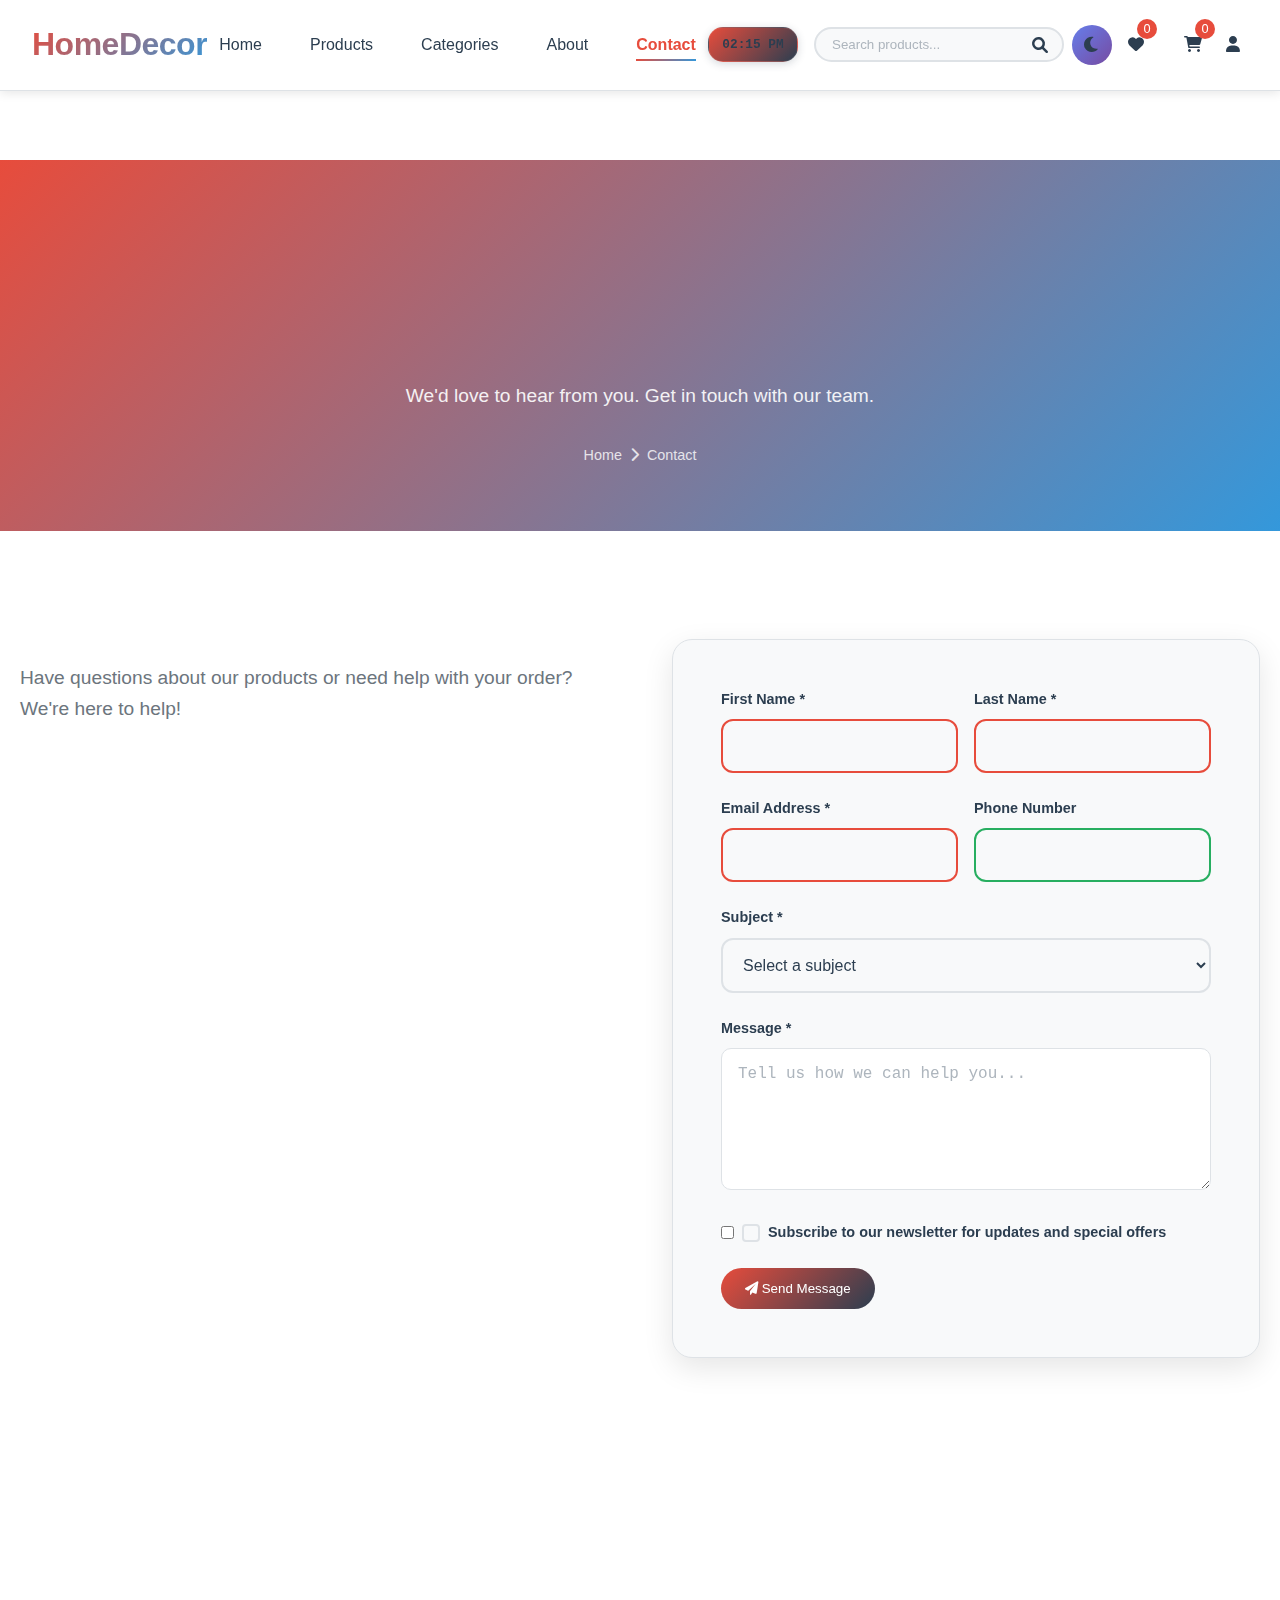
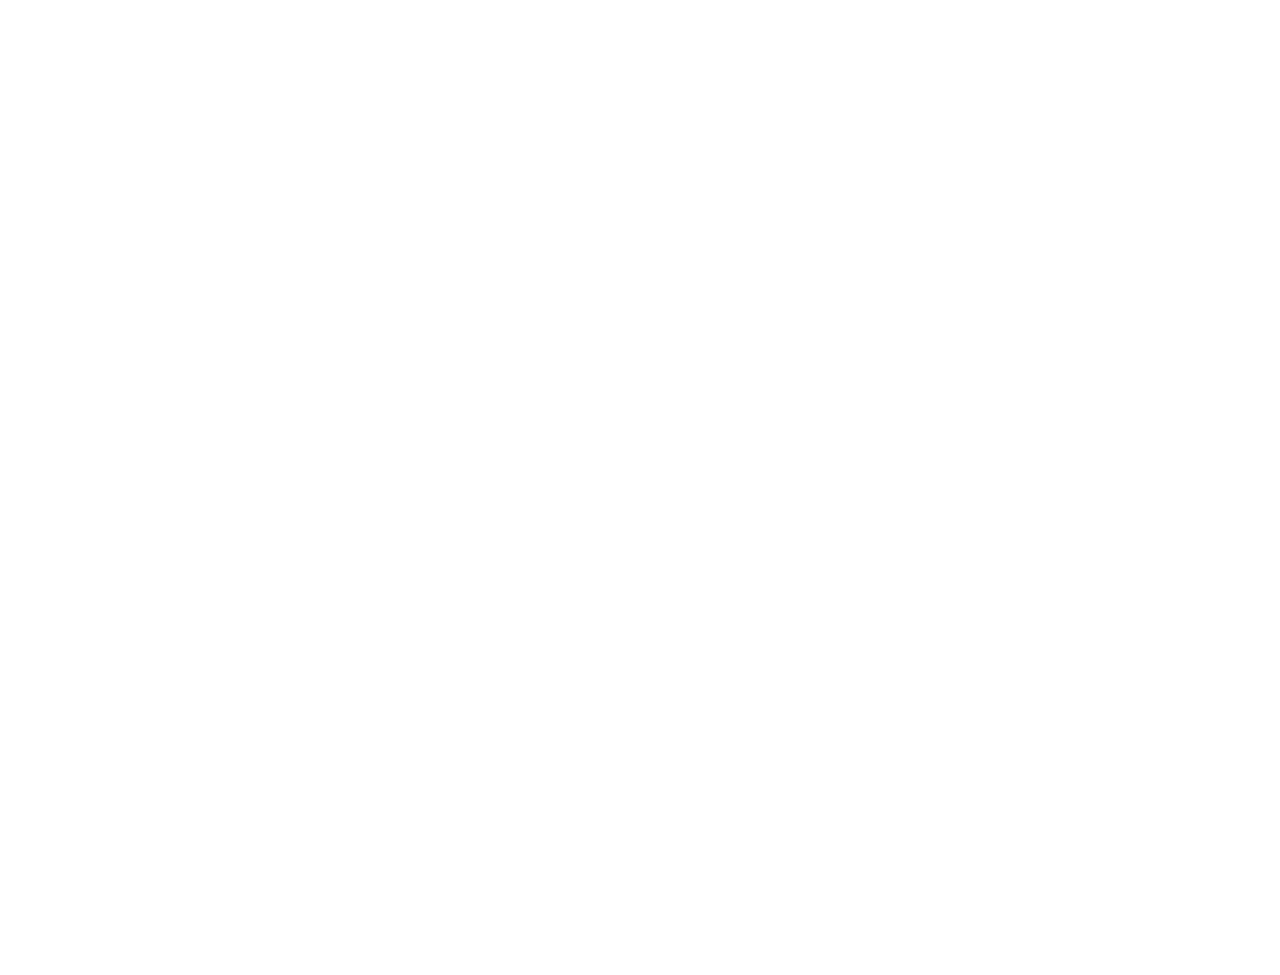
<file: contact.html>
<!DOCTYPE html>
<html lang="en">

<head>
    <meta charset="UTF-8">
    <meta name="viewport" content="width=device-width, initial-scale=1.0">
    <title>Contact Us - HomeDecor</title>
    <link rel="stylesheet" href="css/style.css">
    <link rel="stylesheet" href="css/responsive.css">
    <link href="https://cdnjs.cloudflare.com/ajax/libs/font-awesome/6.0.0/css/all.min.css" rel="stylesheet">
</head>

<body>
    <!-- Loading Animation -->
    <div class="page-loading" id="pageLoading">
        <div class="loading-spinner"></div>
    </div>

    <!-- Header -->
    <header class="header">
        <nav class="navbar">
            <div class="nav-container">
                <div class="nav-logo" onclick="window.location.href='index.html'" style="cursor: pointer;">
                    <h2>HomeDecor</h2>
                </div>
                <ul class="nav-menu">
                    <li><a href="index.html">Home</a></li>
                    <li><a href="products.html">Products</a></li>
                    <li><a href="categories.html">Categories</a></li>
                    <li><a href="about.html">About</a></li>
                    <li><a href="contact.html" class="active">Contact</a></li>
                </ul>
                <div class="nav-icons">
                    <div class="live-clock" id="liveClock"></div>
                    <div class="search-box">
                        <input type="text" placeholder="Search products..." id="searchInput">
                        <i class="fas fa-search"></i>
                    </div>
                    <div class="dark-mode-toggle" onclick="toggleDarkMode()" title="Toggle Dark Mode">
                        <i class="fas fa-moon" id="darkModeIcon"></i>
                    </div>
                    <div class="wishlist-icon" onclick="toggleWishlist()">
                        <i class="fas fa-heart"></i>
                        <span class="wishlist-count" id="wishlistCount">0</span>
                    </div>
                    <div class="cart-icon" onclick="toggleCart()">
                        <i class="fas fa-shopping-cart"></i>
                        <span class="cart-count" id="cartCount">0</span>
                    </div>
                    <div class="user-icon" onclick="toggleUserMenu()">
                        <i class="fas fa-user"></i>
                        <div class="user-menu" id="userMenu">
                            <a href="admin.html"><i class="fas fa-cog"></i> Admin Panel</a>
                            <a href="login.html"><i class="fas fa-sign-in-alt"></i> Login</a>
                            <a href="register.html"><i class="fas fa-user-plus"></i> Register</a>
                            <a href="#" onclick="showProfile()"><i class="fas fa-user-circle"></i> Profile</a>
                            <a href="#" onclick="showComparison()"><i class="fas fa-balance-scale"></i> Compare
                                Products</a>
                            <a href="#" onclick="showOrderTracking()"><i class="fas fa-truck"></i> Track Orders</a>
                        </div>
                    </div>
                </div>
                <div class="hamburger" onclick="toggleMobileMenu()">
                    <span></span>
                    <span></span>
                    <span></span>
                </div>
            </div>
        </nav>
    </header>

    <!-- Contact Hero -->
    <section class="page-hero">
        <div class="container">
            <h1 class="text-reveal">
                <span>Contact</span> <span>Us</span>
            </h1>
            <p class="fade-in">We'd love to hear from you. Get in touch with our team.</p>
            <div class="breadcrumb fade-in">
                <a href="index.html">Home</a> <i class="fas fa-chevron-right"></i> <span>Contact</span>
            </div>
        </div>
    </section>

    <!-- Contact Content -->
    <section class="contact-page">
        <div class="container">
            <div class="contact-grid">
                <div class="contact-info slide-in-left">
                    <h2 class="text-reveal">
                        <span>Get</span> <span>In</span> <span>Touch</span>
                    </h2>
                    <p class="fade-in">Have questions about our products or need help with your order? We're here to
                        help!</p>

                    <div class="contact-methods stagger-animation">
                        <div class="contact-method hover-lift">
                            <div class="method-icon pulse">
                                <i class="fas fa-map-marker-alt"></i>
                            </div>
                            <div class="method-info">
                                <h4>Visit Our Showroom</h4>
                                <p>123 Design Street<br>New York, NY 10001<br>United States</p>
                            </div>
                        </div>

                        <div class="contact-method hover-lift">
                            <div class="method-icon pulse">
                                <i class="fas fa-phone"></i>
                            </div>
                            <div class="method-info">
                                <h4>Call Us</h4>
                                <p>+1 (555) 123-4567<br>Monday - Friday: 9AM - 6PM EST<br>Saturday: 10AM - 4PM EST</p>
                            </div>
                        </div>

                        <div class="contact-method hover-lift">
                            <div class="method-icon pulse">
                                <i class="fas fa-envelope"></i>
                            </div>
                            <div class="method-info">
                                <h4>Email Us</h4>
                                <p>General: info@homedecor.com<br>Support: support@homedecor.com<br>Sales:
                                    sales@homedecor.com</p>
                            </div>
                        </div>

                        <div class="contact-method hover-lift">
                            <div class="method-icon pulse">
                                <i class="fas fa-comments"></i>
                            </div>
                            <div class="method-info">
                                <h4>Live Chat</h4>
                                <p>Available 24/7 on our website<br>Average response time: 2 minutes<br>For immediate
                                    assistance</p>
                            </div>
                        </div>
                    </div>

                    <div class="social-contact animate-on-scroll">
                        <h4>Follow Us</h4>
                        <div class="social-links stagger-animation">
                            <a href="#" title="Facebook" class="hover-glow"><i class="fab fa-facebook"></i></a>
                            <a href="#" title="Instagram" class="hover-glow"><i class="fab fa-instagram"></i></a>
                            <a href="#" title="Twitter" class="hover-glow"><i class="fab fa-twitter"></i></a>
                            <a href="#" title="Pinterest" class="hover-glow"><i class="fab fa-pinterest"></i></a>
                            <a href="#" title="YouTube" class="hover-glow"><i class="fab fa-youtube"></i></a>
                        </div>
                    </div>
                </div>

                <div class="contact-form-section slide-in-right">
                    <h2 class="text-reveal">
                        <span>Send</span> <span>Message</span>
                    </h2>
                    <form id="contactForm" class="contact-form scale-in">
                        <div class="form-row">
                            <div class="form-group">
                                <label for="firstName">First Name *</label>
                                <input type="text" id="firstName" name="firstName" required class="fade-in">
                            </div>
                            <div class="form-group">
                                <label for="lastName">Last Name *</label>
                                <input type="text" id="lastName" name="lastName" required class="fade-in">
                            </div>
                        </div>

                        <div class="form-row">
                            <div class="form-group">
                                <label for="email">Email Address *</label>
                                <input type="email" id="email" name="email" required class="fade-in">
                            </div>
                            <div class="form-group">
                                <label for="phone">Phone Number</label>
                                <input type="tel" id="phone" name="phone" class="fade-in">
                            </div>
                        </div>

                        <div class="form-group">
                            <label for="subject">Subject *</label>
                            <select id="subject" name="subject" required class="fade-in">
                                <option value="">Select a subject</option>
                                <option value="general">General Inquiry</option>
                                <option value="product">Product Question</option>
                                <option value="order">Order Support</option>
                                <option value="return">Returns & Exchanges</option>
                                <option value="wholesale">Wholesale Inquiry</option>
                                <option value="partnership">Partnership Opportunity</option>
                                <option value="feedback">Feedback</option>
                                <option value="other">Other</option>
                            </select>
                        </div>

                        <div class="form-group">
                            <label for="message">Message *</label>
                            <textarea id="message" name="message" rows="6" placeholder="Tell us how we can help you..."
                                required class="fade-in"></textarea>
                        </div>

                        <div class="form-group checkbox-group">
                            <label class="checkbox-label fade-in">
                                <input type="checkbox" name="newsletter">
                                <span class="checkmark"></span>
                                Subscribe to our newsletter for updates and special offers
                            </label>
                        </div>

                        <button type="submit" class="btn btn-primary hover-glow">
                            <i class="fas fa-paper-plane"></i> Send Message
                        </button>
                    </form>
                </div>
            </div>

            <div class="faq-section animate-on-scroll">
                <h2 class="text-reveal">
                    <span>Frequently</span> <span>Asked</span> <span>Questions</span>
                </h2>
                <div class="faq-grid stagger-animation">
                    <div class="faq-item hover-lift">
                        <h4>What are your shipping options?</h4>
                        <p>We offer free standard shipping on orders over $50. Express shipping is available for $9.99,
                            and overnight shipping for $19.99.</p>
                    </div>
                    <div class="faq-item hover-lift">
                        <h4>What is your return policy?</h4>
                        <p>We accept returns within 30 days of purchase. Items must be in original condition with tags
                            attached.</p>
                    </div>
                    <div class="faq-item hover-lift">
                        <h4>Do you offer international shipping?</h4>
                        <p>Yes, we ship to over 75 countries worldwide. International shipping rates vary by location
                            and weight.</p>
                    </div>
                    <div class="faq-item hover-lift">
                        <h4>How can I track my order?</h4>
                        <p>Once your order ships, you'll receive a tracking number via email. You can also track orders
                            in your account dashboard.</p>
                    </div>
                    <div class="faq-item hover-lift">
                        <h4>Do you offer design consultation?</h4>
                        <p>Yes! Our design experts offer free 30-minute consultations to help you choose the perfect
                            pieces for your space.</p>
                    </div>
                    <div class="faq-item hover-lift">
                        <h4>What payment methods do you accept?</h4>
                        <p>We accept all major credit cards, PayPal, Apple Pay, Google Pay, and offer financing options
                            through Klarna.</p>
                    </div>
                </div>
            </div>
        </div>
    </section>



    <!-- Weather Widget -->
    <div class="weather-widget" id="weatherWidget">
        <span class="weather-icon">☀️</span>
        <span class="weather-temp">72°F</span>
    </div>

    <script src="js/main.js"></script>
    <script>
        // Hide loading animation when page loads
        window.addEventListener('load', function () {
            const loading = document.getElementById('pageLoading');
            loading.classList.add('hidden');
            setTimeout(() => loading.remove(), 500);
        });

        // Animate elements on scroll
        const observerOptions = {
            threshold: 0.1,
            rootMargin: '0px 0px -50px 0px'
        };

        const observer = new IntersectionObserver((entries) => {
            entries.forEach(entry => {
                if (entry.isIntersecting) {
                    entry.target.classList.add('animated');
                }
            });
        }, observerOptions);

        document.querySelectorAll('.animate-on-scroll').forEach(el => {
            observer.observe(el);
        });

        // Enhanced form submission
        document.getElementById('contactForm').addEventListener('submit', function (e) {
            e.preventDefault();

            // Add loading state to button
            const submitBtn = this.querySelector('button[type="submit"]');
            const originalText = submitBtn.innerHTML;
            submitBtn.innerHTML = '<i class="fas fa-spinner fa-spin"></i> Sending...';
            submitBtn.disabled = true;

            // Simulate form submission
            setTimeout(() => {
                submitBtn.innerHTML = '<i class="fas fa-check"></i> Message Sent!';
                submitBtn.classList.add('success');

                // Show success notification
                showNotification('📧 Message sent successfully! We\'ll get back to you soon.', 'success');

                // Reset form
                this.reset();

                // Reset button after 3 seconds
                setTimeout(() => {
                    submitBtn.innerHTML = originalText;
                    submitBtn.disabled = false;
                    submitBtn.classList.remove('success');
                }, 3000);
            }, 2000);
        });
    </script>
</body>

</html>
</file>
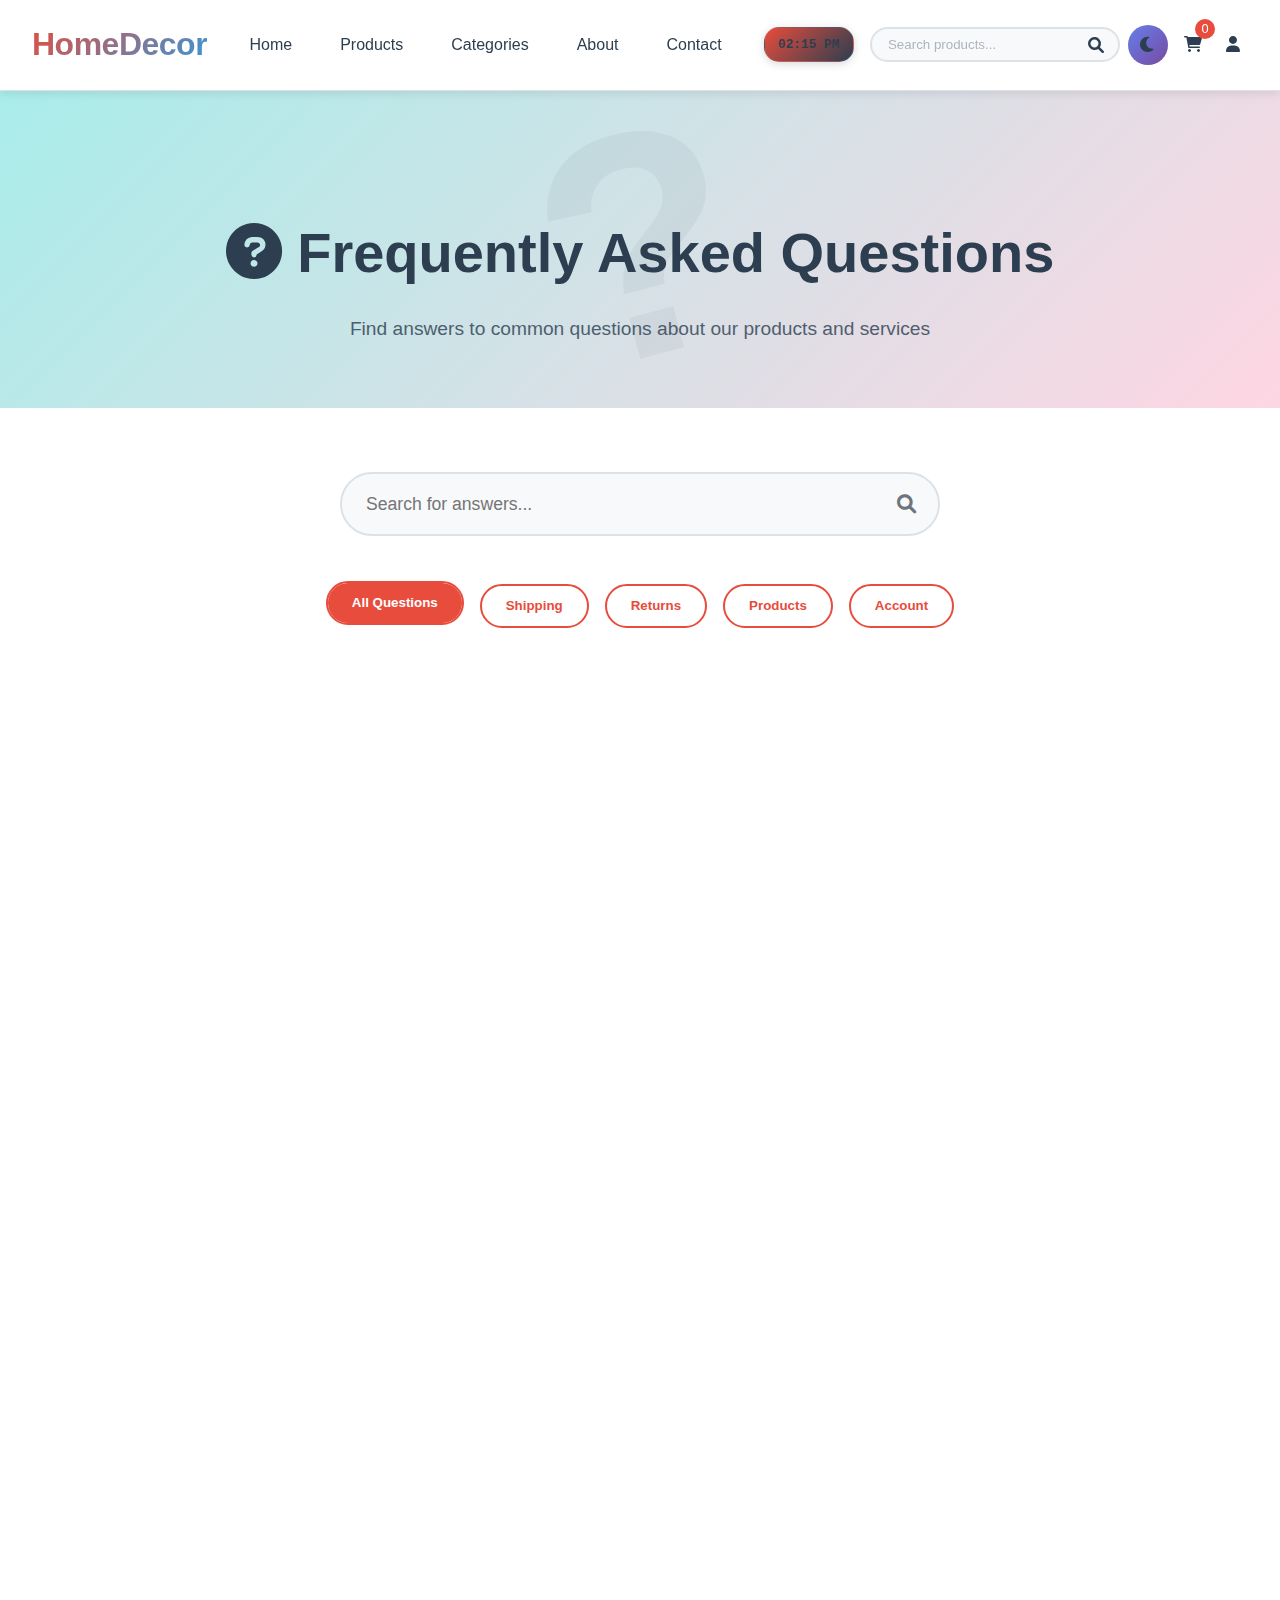
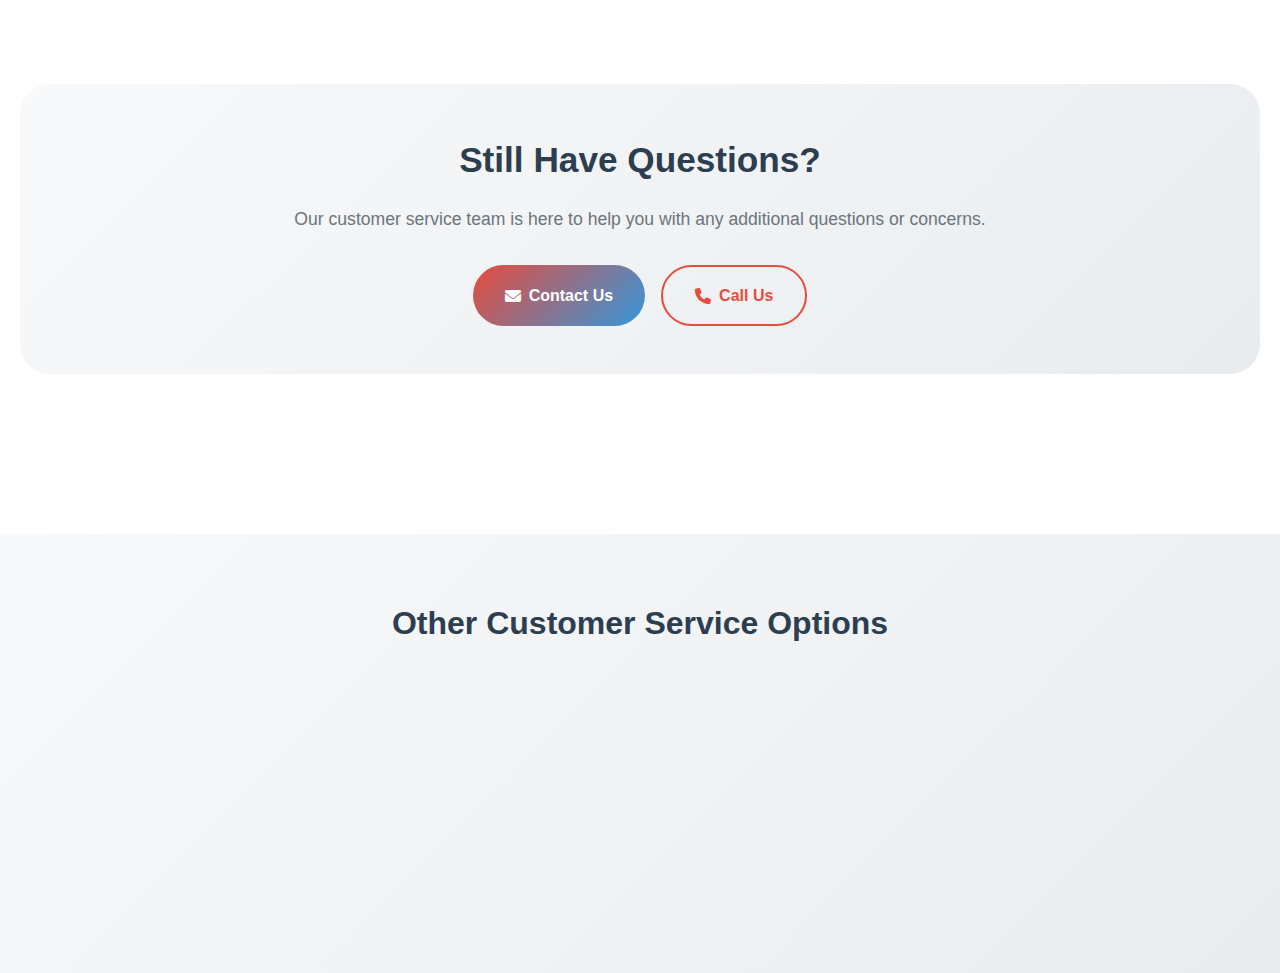
<file: faq.html>
<!DOCTYPE html>
<html lang="en">
<head>
    <meta charset="UTF-8">
    <meta name="viewport" content="width=device-width, initial-scale=1.0">
    <title>FAQ - HomeDecor</title>
    <link rel="stylesheet" href="css/style.css">
    <link rel="stylesheet" href="css/responsive.css">
    <link href="https://cdnjs.cloudflare.com/ajax/libs/font-awesome/6.0.0/css/all.min.css" rel="stylesheet">
    <style>
        .faq-hero {
            background: linear-gradient(135deg, #a8edea 0%, #fed6e3 100%);
            padding: 8rem 0 4rem;
            color: #2c3e50;
            text-align: center;
            position: relative;
            overflow: hidden;
        }
        
        .faq-hero::before {
            content: '?';
            position: absolute;
            font-size: 20rem;
            opacity: 0.05;
            top: 50%;
            left: 50%;
            transform: translate(-50%, -50%) rotate(-15deg);
            font-weight: bold;
            animation: questionFloat 20s infinite ease-in-out;
        }
        
        @keyframes questionFloat {
            0%, 100% { transform: translate(-50%, -50%) rotate(-15deg) scale(1); }
            50% { transform: translate(-50%, -50%) rotate(15deg) scale(1.1); }
        }
        
        .faq-hero h1 {
            font-size: 3.5rem;
            margin-bottom: 1rem;
            animation: rubberBand 1s ease-out;
            position: relative;
            z-index: 2;
        }
        
        .faq-hero p {
            font-size: 1.2rem;
            opacity: 0.8;
            animation: fadeInUp 1s ease-out 0.3s both;
            position: relative;
            z-index: 2;
        }
        
        .faq-content {
            padding: 4rem 0;
            background: var(--bg-primary);
        }
        
        .search-faq {
            max-width: 600px;
            margin: 0 auto 3rem;
            position: relative;
        }
        
        .search-faq input {
            width: 100%;
            padding: 1.2rem 3rem 1.2rem 1.5rem;
            border: 2px solid var(--border-color);
            border-radius: 50px;
            font-size: 1.1rem;
            background: var(--bg-secondary);
            color: var(--text-primary);
            transition: all 0.3s ease;
        }
        
        .search-faq input:focus {
            border-color: var(--accent-primary);
            box-shadow: 0 0 20px rgba(231, 76, 60, 0.2);
            outline: none;
        }
        
        .search-faq i {
            position: absolute;
            right: 1.5rem;
            top: 50%;
            transform: translateY(-50%);
            color: var(--text-secondary);
            font-size: 1.2rem;
        }
        
        .faq-categories {
            display: flex;
            justify-content: center;
            gap: 1rem;
            margin-bottom: 3rem;
            flex-wrap: wrap;
        }
        
        .category-btn {
            padding: 0.8rem 1.5rem;
            border: 2px solid var(--accent-primary);
            background: transparent;
            color: var(--accent-primary);
            border-radius: 25px;
            cursor: pointer;
            transition: all 0.3s ease;
            font-weight: 600;
            position: relative;
            overflow: hidden;
        }
        
        .category-btn::before {
            content: '';
            position: absolute;
            top: 0;
            left: -100%;
            width: 100%;
            height: 100%;
            background: var(--accent-primary);
            transition: left 0.3s ease;
            z-index: -1;
        }
        
        .category-btn:hover::before,
        .category-btn.active::before {
            left: 0;
        }
        
        .category-btn:hover,
        .category-btn.active {
            color: white;
            transform: translateY(-3px);
        }
        
        .faq-list {
            max-width: 800px;
            margin: 0 auto;
        }
        
        .faq-item {
            background: var(--bg-secondary);
            border-radius: 15px;
            margin-bottom: 1rem;
            box-shadow: 0 5px 15px var(--shadow-light);
            transition: all 0.3s ease;
            border: 1px solid var(--border-color);
            opacity: 0;
            transform: translateX(-50px);
            animation: slideInLeft 0.6s ease forwards;
        }
        
        .faq-item:nth-child(1) { animation-delay: 0.1s; }
        .faq-item:nth-child(2) { animation-delay: 0.2s; }
        .faq-item:nth-child(3) { animation-delay: 0.3s; }
        .faq-item:nth-child(4) { animation-delay: 0.4s; }
        .faq-item:nth-child(5) { animation-delay: 0.5s; }
        .faq-item:nth-child(6) { animation-delay: 0.6s; }
        
        @keyframes slideInLeft {
            to {
                opacity: 1;
                transform: translateX(0);
            }
        }
        
        .faq-item:hover {
            transform: translateY(-5px);
            box-shadow: 0 15px 30px var(--shadow-medium);
        }
        
        .faq-question {
            padding: 1.5rem;
            cursor: pointer;
            display: flex;
            justify-content: space-between;
            align-items: center;
            transition: all 0.3s ease;
        }
        
        .faq-question:hover {
            background: var(--bg-tertiary);
        }
        
        .faq-question h3 {
            color: var(--text-primary);
            font-size: 1.1rem;
            margin: 0;
            flex: 1;
        }
        
        .faq-icon {
            width: 30px;
            height: 30px;
            background: var(--accent-primary);
            border-radius: 50%;
            display: flex;
            align-items: center;
            justify-content: center;
            color: white;
            transition: all 0.3s ease;
            margin-left: 1rem;
        }
        
        .faq-item.active .faq-icon {
            transform: rotate(45deg);
            background: var(--accent-secondary);
        }
        
        .faq-answer {
            max-height: 0;
            overflow: hidden;
            transition: all 0.4s ease;
            background: var(--bg-primary);
        }
        
        .faq-item.active .faq-answer {
            max-height: 300px;
            border-top: 1px solid var(--border-color);
        }
        
        .faq-answer-content {
            padding: 1.5rem;
            color: var(--text-secondary);
            line-height: 1.6;
        }
        
        .contact-section {
            background: linear-gradient(135deg, var(--bg-secondary), var(--bg-tertiary));
            border-radius: 30px;
            padding: 3rem;
            margin: 4rem 0;
            text-align: center;
        }
        
        .contact-section h2 {
            color: var(--text-primary);
            margin-bottom: 1rem;
            font-size: 2.2rem;
        }
        
        .contact-section p {
            color: var(--text-secondary);
            margin-bottom: 2rem;
            font-size: 1.1rem;
        }
        
        .contact-buttons {
            display: flex;
            justify-content: center;
            gap: 1rem;
            flex-wrap: wrap;
        }
        
        .contact-btn {
            padding: 1rem 2rem;
            border: none;
            border-radius: 50px;
            cursor: pointer;
            transition: all 0.3s ease;
            font-weight: 600;
            text-decoration: none;
            display: inline-flex;
            align-items: center;
            gap: 0.5rem;
        }
        
        .contact-btn.primary {
            background: linear-gradient(135deg, var(--accent-primary), var(--accent-secondary));
            color: white;
        }
        
        .contact-btn.secondary {
            background: transparent;
            color: var(--accent-primary);
            border: 2px solid var(--accent-primary);
        }
        
        .contact-btn:hover {
            transform: translateY(-3px);
            box-shadow: 0 10px 25px var(--shadow-medium);
        }
        
        @keyframes rubberBand {
            from {
                transform: scale3d(1, 1, 1);
            }
            30% {
                transform: scale3d(1.25, 0.75, 1);
            }
            40% {
                transform: scale3d(0.75, 1.25, 1);
            }
            50% {
                transform: scale3d(1.15, 0.85, 1);
            }
            65% {
                transform: scale3d(0.95, 1.05, 1);
            }
            75% {
                transform: scale3d(1.05, 0.95, 1);
            }
            to {
                transform: scale3d(1, 1, 1);
            }
        }
        
        @keyframes fadeInUp {
            from {
                opacity: 0;
                transform: translate3d(0, 100%, 0);
            }
            to {
                opacity: 1;
                transform: translate3d(0, 0, 0);
            }
        }
    </style>
</head>
<body>
    <!-- Header -->
    <header class="header">
        <nav class="navbar">
            <div class="nav-container">
                <div class="nav-logo" onclick="window.location.href='index.html'" style="cursor: pointer;">
                    <h2>HomeDecor</h2>
                </div>
                <ul class="nav-menu">
                    <li><a href="index.html">Home</a></li>
                    <li><a href="products.html">Products</a></li>
                    <li><a href="categories.html">Categories</a></li>
                    <li><a href="about.html">About</a></li>
                    <li><a href="contact.html">Contact</a></li>
                </ul>
                <div class="nav-icons">
                    <div class="live-clock" id="liveClock"></div>
                    <div class="search-box">
                        <input type="text" placeholder="Search products..." id="searchInput">
                        <i class="fas fa-search"></i>
                    </div>
                    <div class="dark-mode-toggle" onclick="toggleDarkMode()" title="Toggle Dark Mode">
                        <i class="fas fa-moon" id="darkModeIcon"></i>
                    </div>
                    <div class="cart-icon" onclick="toggleCart()">
                        <i class="fas fa-shopping-cart"></i>
                        <span class="cart-count" id="cartCount">0</span>
                    </div>
                    <div class="user-icon" onclick="toggleUserMenu()">
                        <i class="fas fa-user"></i>
                        <div class="user-menu" id="userMenu">
                            <a href="admin.html"><i class="fas fa-cog"></i> Admin Panel</a>
                            <a href="login.html"><i class="fas fa-sign-in-alt"></i> Login</a>
                            <a href="register.html"><i class="fas fa-user-plus"></i> Register</a>
                            <a href="#" onclick="showProfile()"><i class="fas fa-user-circle"></i> Profile</a>
                        </div>
                    </div>
                </div>
            </div>
        </nav>
    </header>

    <!-- FAQ Hero Section -->
    <section class="faq-hero">
        <div class="container">
            <h1><i class="fas fa-question-circle"></i> Frequently Asked Questions</h1>
            <p>Find answers to common questions about our products and services</p>
        </div>
    </section>

    <!-- FAQ Content -->
    <section class="faq-content">
        <div class="container">
            <!-- Search FAQ -->
            <div class="search-faq">
                <input type="text" placeholder="Search for answers..." id="faqSearch">
                <i class="fas fa-search"></i>
            </div>

            <!-- FAQ Categories -->
            <div class="faq-categories">
                <button class="category-btn active" onclick="filterFAQ('all')">All Questions</button>
                <button class="category-btn" onclick="filterFAQ('shipping')">Shipping</button>
                <button class="category-btn" onclick="filterFAQ('returns')">Returns</button>
                <button class="category-btn" onclick="filterFAQ('products')">Products</button>
                <button class="category-btn" onclick="filterFAQ('account')">Account</button>
            </div>

            <!-- FAQ List -->
            <div class="faq-list">
                <div class="faq-item" data-category="shipping">
                    <div class="faq-question" onclick="toggleFAQ(this)">
                        <h3>How long does shipping take?</h3>
                        <div class="faq-icon">
                            <i class="fas fa-plus"></i>
                        </div>
                    </div>
                    <div class="faq-answer">
                        <div class="faq-answer-content">
                            Standard shipping takes 5-7 business days, while express shipping takes 2-3 business days. Same-day delivery is available in select cities for orders placed before 2 PM.
                        </div>
                    </div>
                </div>

                <div class="faq-item" data-category="returns">
                    <div class="faq-question" onclick="toggleFAQ(this)">
                        <h3>What is your return policy?</h3>
                        <div class="faq-icon">
                            <i class="fas fa-plus"></i>
                        </div>
                    </div>
                    <div class="faq-answer">
                        <div class="faq-answer-content">
                            We offer a 30-day return policy for all items in original condition. Items must be unused, in original packaging, and include all accessories. Return shipping is free for defective items.
                        </div>
                    </div>
                </div>

                <div class="faq-item" data-category="products">
                    <div class="faq-question" onclick="toggleFAQ(this)">
                        <h3>Are your products eco-friendly?</h3>
                        <div class="faq-icon">
                            <i class="fas fa-plus"></i>
                        </div>
                    </div>
                    <div class="faq-answer">
                        <div class="faq-answer-content">
                            Yes! We prioritize sustainability and offer a wide range of eco-friendly products made from recycled materials, sustainable wood, and non-toxic finishes. Look for our green leaf icon on product pages.
                        </div>
                    </div>
                </div>

                <div class="faq-item" data-category="shipping">
                    <div class="faq-question" onclick="toggleFAQ(this)">
                        <h3>Do you offer international shipping?</h3>
                        <div class="faq-icon">
                            <i class="fas fa-plus"></i>
                        </div>
                    </div>
                    <div class="faq-answer">
                        <div class="faq-answer-content">
                            Yes, we ship to over 50 countries worldwide. International shipping takes 7-14 business days. Additional customs fees may apply depending on your country's regulations.
                        </div>
                    </div>
                </div>

                <div class="faq-item" data-category="account">
                    <div class="faq-question" onclick="toggleFAQ(this)">
                        <h3>How do I track my order?</h3>
                        <div class="faq-icon">
                            <i class="fas fa-plus"></i>
                        </div>
                    </div>
                    <div class="faq-answer">
                        <div class="faq-answer-content">
                            Once your order ships, you'll receive a tracking number via email. You can also track your order by logging into your account and visiting the "My Orders" section.
                        </div>
                    </div>
                </div>

                <div class="faq-item" data-category="products">
                    <div class="faq-question" onclick="toggleFAQ(this)">
                        <h3>Can I customize furniture pieces?</h3>
                        <div class="faq-icon">
                            <i class="fas fa-plus"></i>
                        </div>
                    </div>
                    <div class="faq-answer">
                        <div class="faq-answer-content">
                            Many of our furniture pieces can be customized in terms of color, fabric, and size. Look for the "Customize" option on product pages or contact our design team for personalized assistance.
                        </div>
                    </div>
                </div>
            </div>

            <!-- Contact Section -->
            <div class="contact-section">
                <h2>Still Have Questions?</h2>
                <p>Our customer service team is here to help you with any additional questions or concerns.</p>
                <div class="contact-buttons">
                    <a href="contact.html" class="contact-btn primary">
                        <i class="fas fa-envelope"></i> Contact Us
                    </a>
                    <a href="tel:+1555123456" class="contact-btn secondary">
                        <i class="fas fa-phone"></i> Call Us
                    </a>
                </div>
            </div>
        </div>
    </section>

    <!-- Customer Service Navigation -->
    <section class="cs-navigation">
        <div class="container">
            <h3>Other Customer Service Options</h3>
            <div class="cs-nav-grid">
                <a href="shipping-info.html" class="cs-nav-card">
                    <div class="cs-nav-icon">
                        <i class="fas fa-shipping-fast"></i>
                    </div>
                    <h4>Shipping Information</h4>
                    <p>Fast & reliable delivery</p>
                </a>
                
                <a href="returns.html" class="cs-nav-card">
                    <div class="cs-nav-icon">
                        <i class="fas fa-undo-alt"></i>
                    </div>
                    <h4>Returns & Exchanges</h4>
                    <p>Easy 30-day return policy</p>
                </a>
                
                <a href="size-guide.html" class="cs-nav-card">
                    <div class="cs-nav-icon">
                        <i class="fas fa-ruler-combined"></i>
                    </div>
                    <h4>Size Guide</h4>
                    <p>Find your perfect fit</p>
                </a>
                
                <a href="support.html" class="cs-nav-card">
                    <div class="cs-nav-icon">
                        <i class="fas fa-headset"></i>
                    </div>
                    <h4>Customer Support</h4>
                    <p>Get help from our team</p>
                </a>
            </div>
        </div>
    </section>

    <style>
        .cs-navigation {
            background: linear-gradient(135deg, var(--bg-secondary), var(--bg-tertiary));
            padding: 4rem 0;
            margin-top: 2rem;
        }
        
        .cs-navigation h3 {
            text-align: center;
            color: var(--text-primary);
            margin-bottom: 3rem;
            font-size: 2rem;
        }
        
        .cs-nav-grid {
            display: grid;
            grid-template-columns: repeat(auto-fit, minmax(250px, 1fr));
            gap: 2rem;
        }
        
        .cs-nav-card {
            background: var(--bg-primary);
            border-radius: 20px;
            padding: 2rem;
            text-align: center;
            text-decoration: none;
            transition: all 0.3s ease;
            box-shadow: 0 10px 30px var(--shadow-light);
            border: 1px solid var(--border-color);
            opacity: 0;
            transform: translateY(30px);
            animation: navCardSlide 0.6s ease forwards;
        }
        
        .cs-nav-card:nth-child(1) { animation-delay: 0.1s; }
        .cs-nav-card:nth-child(2) { animation-delay: 0.2s; }
        .cs-nav-card:nth-child(3) { animation-delay: 0.3s; }
        .cs-nav-card:nth-child(4) { animation-delay: 0.4s; }
        
        @keyframes navCardSlide {
            to {
                opacity: 1;
                transform: translateY(0);
            }
        }
        
        .cs-nav-card:hover {
            transform: translateY(-10px) scale(1.05);
            box-shadow: 0 20px 40px var(--shadow-medium);
        }
        
        .cs-nav-icon {
            width: 60px;
            height: 60px;
            background: linear-gradient(135deg, #a8edea, #fed6e3);
            border-radius: 50%;
            display: flex;
            align-items: center;
            justify-content: center;
            margin: 0 auto 1.5rem;
            color: #2c3e50;
            font-size: 1.5rem;
            transition: all 0.3s ease;
        }
        
        .cs-nav-card:hover .cs-nav-icon {
            transform: rotate(360deg) scale(1.1);
        }
        
        .cs-nav-card h4 {
            color: var(--text-primary);
            margin-bottom: 0.5rem;
            font-size: 1.2rem;
        }
        
        .cs-nav-card p {
            color: var(--text-secondary);
            font-size: 0.9rem;
        }
    </style>

    <script src="js/main.js"></script>
    <script>
        function toggleFAQ(element) {
            const faqItem = element.parentElement;
            const isActive = faqItem.classList.contains('active');
            
            // Close all FAQ items
            document.querySelectorAll('.faq-item').forEach(item => {
                item.classList.remove('active');
            });
            
            // Open clicked item if it wasn't active
            if (!isActive) {
                faqItem.classList.add('active');
            }
        }

        function filterFAQ(category) {
            // Update active button
            document.querySelectorAll('.category-btn').forEach(btn => btn.classList.remove('active'));
            event.target.classList.add('active');
            
            // Filter FAQ items
            document.querySelectorAll('.faq-item').forEach(item => {
                if (category === 'all' || item.dataset.category === category) {
                    item.style.display = 'block';
                } else {
                    item.style.display = 'none';
                }
            });
        }

        // Search functionality
        document.getElementById('faqSearch').addEventListener('input', function(e) {
            const searchTerm = e.target.value.toLowerCase();
            document.querySelectorAll('.faq-item').forEach(item => {
                const question = item.querySelector('h3').textContent.toLowerCase();
                const answer = item.querySelector('.faq-answer-content').textContent.toLowerCase();
                
                if (question.includes(searchTerm) || answer.includes(searchTerm)) {
                    item.style.display = 'block';
                } else {
                    item.style.display = 'none';
                }
            });
        });
    </script>
</body>
</html>
</file>
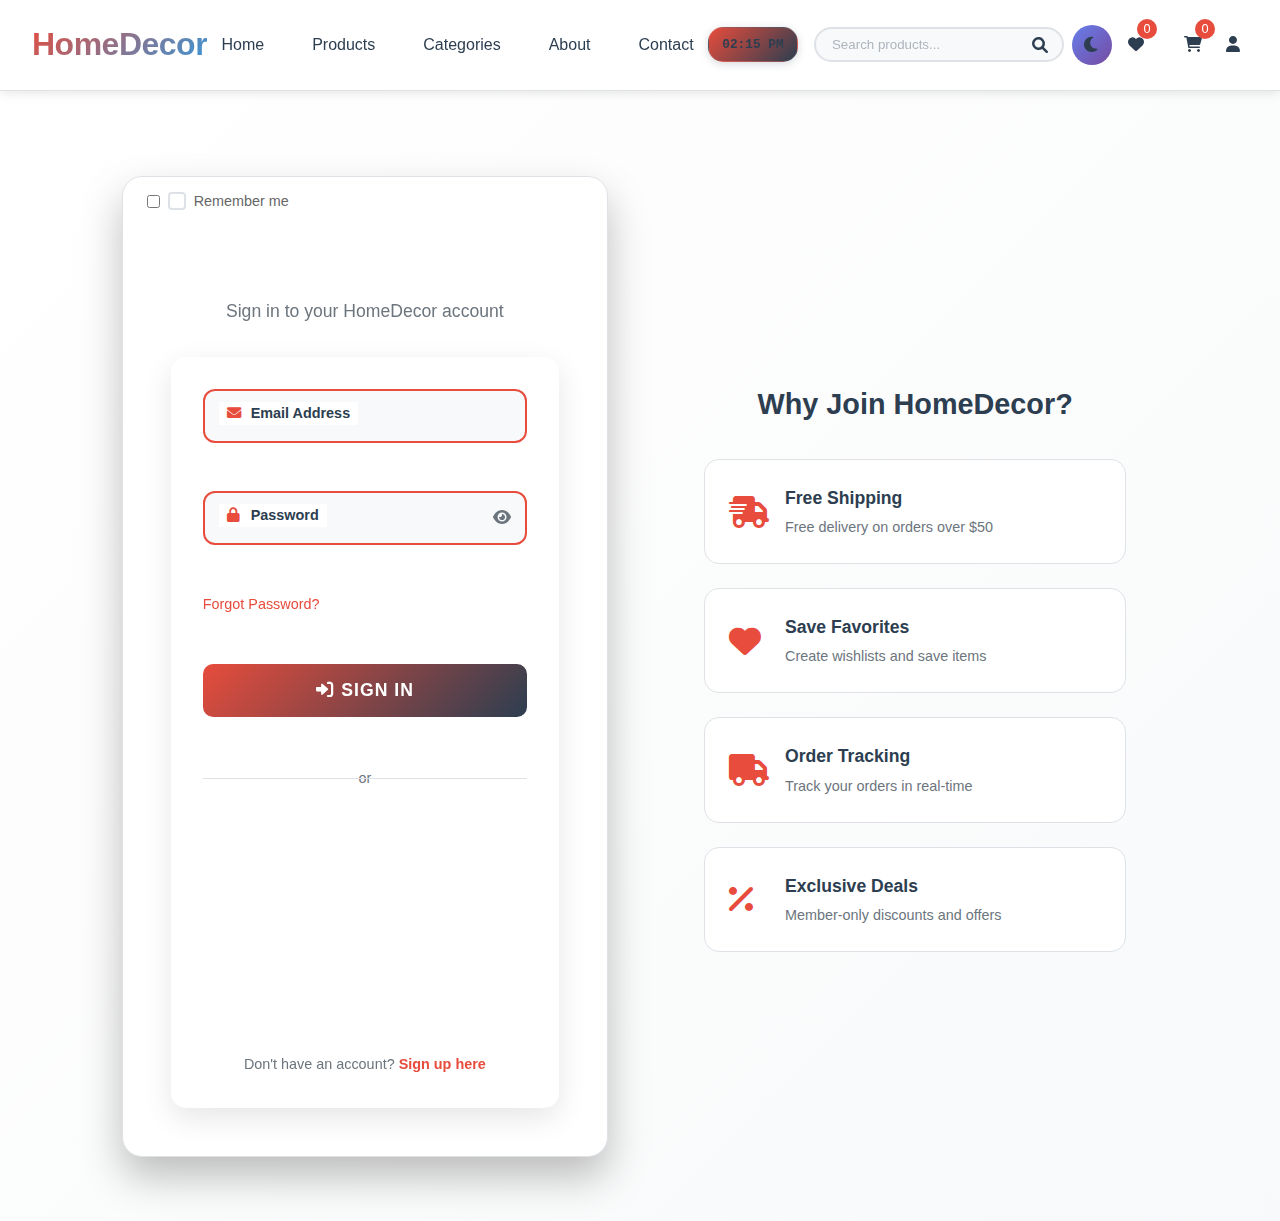
<file: login.html>
<!DOCTYPE html>
<html lang="en">
<head>
    <meta charset="UTF-8">
    <meta name="viewport" content="width=device-width, initial-scale=1.0">
    <title>Login - HomeDecor</title>
    <link rel="stylesheet" href="css/style.css">
    <link rel="stylesheet" href="css/responsive.css">
    <link href="https://cdnjs.cloudflare.com/ajax/libs/font-awesome/6.0.0/css/all.min.css" rel="stylesheet">
</head>
<body>
    <!-- Loading Animation -->
    <div class="page-loading" id="pageLoading">
        <div class="loading-spinner"></div>
    </div>

    <!-- Header -->
    <header class="header">
        <nav class="navbar">
            <div class="nav-container">
                <div class="nav-logo" onclick="window.location.href='index.html'" style="cursor: pointer;">
                    <h2>HomeDecor</h2>
                </div>
                <ul class="nav-menu">
                    <li><a href="index.html">Home</a></li>
                    <li><a href="products.html">Products</a></li>
                    <li><a href="categories.html">Categories</a></li>
                    <li><a href="about.html">About</a></li>
                    <li><a href="contact.html">Contact</a></li>
                </ul>
                <div class="nav-icons">
                    <div class="live-clock" id="liveClock"></div>
                    <div class="search-box">
                        <input type="text" placeholder="Search products..." id="searchInput">
                        <i class="fas fa-search"></i>
                    </div>
                    <div class="dark-mode-toggle" onclick="toggleDarkMode()" title="Toggle Dark Mode">
                        <i class="fas fa-moon" id="darkModeIcon"></i>
                    </div>
                    <div class="wishlist-icon" onclick="toggleWishlist()">
                        <i class="fas fa-heart"></i>
                        <span class="wishlist-count" id="wishlistCount">0</span>
                    </div>
                    <div class="cart-icon" onclick="toggleCart()">
                        <i class="fas fa-shopping-cart"></i>
                        <span class="cart-count" id="cartCount">0</span>
                    </div>
                    <div class="user-icon" onclick="toggleUserMenu()">
                        <i class="fas fa-user"></i>
                        <div class="user-menu" id="userMenu">
                            <a href="admin.html"><i class="fas fa-cog"></i> Admin Panel</a>
                            <a href="login.html"><i class="fas fa-sign-in-alt"></i> Login</a>
                            <a href="register.html"><i class="fas fa-user-plus"></i> Register</a>
                            <a href="#" onclick="showProfile()"><i class="fas fa-user-circle"></i> Profile</a>
                            <a href="#" onclick="showComparison()"><i class="fas fa-balance-scale"></i> Compare Products</a>
                            <a href="#" onclick="showOrderTracking()"><i class="fas fa-truck"></i> Track Orders</a>
                        </div>
                    </div>
                </div>
                <div class="hamburger" onclick="toggleMobileMenu()">
                    <span></span>
                    <span></span>
                    <span></span>
                </div>
            </div>
        </nav>
    </header>

    <!-- Login Section -->
    <section class="auth-section">
        <div class="container">
            <div class="auth-container">
                <div class="auth-card scale-in">
                    <div class="auth-header">
                        <h1 class="text-reveal">
                            <span>Welcome</span> <span>Back</span>
                        </h1>
                        <p class="fade-in">Sign in to your HomeDecor account</p>
                    </div>
                    
                    <form id="loginForm" class="auth-form">
                        <div class="form-group fade-in">
                            <label for="email">
                                <i class="fas fa-envelope"></i>
                                Email Address
                            </label>
                            <input type="email" id="email" name="email" required>
                        </div>
                        
                        <div class="form-group fade-in">
                            <label for="password">
                                <i class="fas fa-lock"></i>
                                Password
                            </label>
                            <input type="password" id="password" name="password" required>
                            <span class="password-toggle" onclick="togglePassword()">
                                <i class="fas fa-eye" id="passwordIcon"></i>
                            </span>
                        </div>
                        
                        <div class="form-options fade-in">
                            <label class="checkbox-label">
                                <input type="checkbox" name="remember">
                                <span class="checkmark"></span>
                                Remember me
                            </label>
                            <a href="#" class="forgot-link">Forgot Password?</a>
                        </div>
                        
                        <button type="submit" class="btn btn-primary auth-btn hover-glow">
                            <i class="fas fa-sign-in-alt"></i>
                            Sign In
                        </button>
                        
                        <div class="auth-divider fade-in">
                            <span>or</span>
                        </div>
                        
                        <div class="social-login stagger-animation">
                            <button type="button" class="btn btn-social google-btn hover-lift">
                                <i class="fab fa-google"></i>
                                Continue with Google
                            </button>
                            <button type="button" class="btn btn-social facebook-btn hover-lift">
                                <i class="fab fa-facebook-f"></i>
                                Continue with Facebook
                            </button>
                        </div>
                        
                        <div class="auth-footer fade-in">
                            <p>Don't have an account? <a href="register.html">Sign up here</a></p>
                        </div>
                    </form>
                </div>
                
                <div class="auth-benefits slide-in-right">
                    <h3>Why Join HomeDecor?</h3>
                    <div class="benefits-list">
                        <div class="benefit-item">
                            <i class="fas fa-shipping-fast"></i>
                            <div>
                                <h4>Free Shipping</h4>
                                <p>Free delivery on orders over $50</p>
                            </div>
                        </div>
                        <div class="benefit-item">
                            <i class="fas fa-heart"></i>
                            <div>
                                <h4>Save Favorites</h4>
                                <p>Create wishlists and save items</p>
                            </div>
                        </div>
                        <div class="benefit-item">
                            <i class="fas fa-truck"></i>
                            <div>
                                <h4>Order Tracking</h4>
                                <p>Track your orders in real-time</p>
                            </div>
                        </div>
                        <div class="benefit-item">
                            <i class="fas fa-percent"></i>
                            <div>
                                <h4>Exclusive Deals</h4>
                                <p>Member-only discounts and offers</p>
                            </div>
                        </div>
                    </div>
                </div>
            </div>
        </div>
    </section>



    <!-- Weather Widget -->
    <div class="weather-widget" id="weatherWidget">
        <span class="weather-icon">☀️</span>
        <span class="weather-temp">72°F</span>
    </div>

    <script src="js/main.js"></script>
    <script>
        // Hide loading animation when page loads
        window.addEventListener('load', function() {
            const loading = document.getElementById('pageLoading');
            loading.classList.add('hidden');
            setTimeout(() => loading.remove(), 500);
        });

        // Toggle password visibility
        function togglePassword() {
            const passwordInput = document.getElementById('password');
            const passwordIcon = document.getElementById('passwordIcon');
            
            if (passwordInput.type === 'password') {
                passwordInput.type = 'text';
                passwordIcon.className = 'fas fa-eye-slash';
            } else {
                passwordInput.type = 'password';
                passwordIcon.className = 'fas fa-eye';
            }
        }

        // Handle login form submission
        document.getElementById('loginForm').addEventListener('submit', function(e) {
            e.preventDefault();
            
            const submitBtn = this.querySelector('button[type="submit"]');
            const originalText = submitBtn.innerHTML;
            
            // Show loading state
            submitBtn.innerHTML = '<i class="fas fa-spinner fa-spin"></i> Signing In...';
            submitBtn.disabled = true;
            
            // Simulate login process
            setTimeout(() => {
                showNotification('🎉 Login successful! Welcome back!', 'success');
                
                // Redirect to home page
                setTimeout(() => {
                    window.location.href = 'index.html';
                }, 1500);
                
            }, 2000);
        });
    </script>
</body>
</html>
</file>
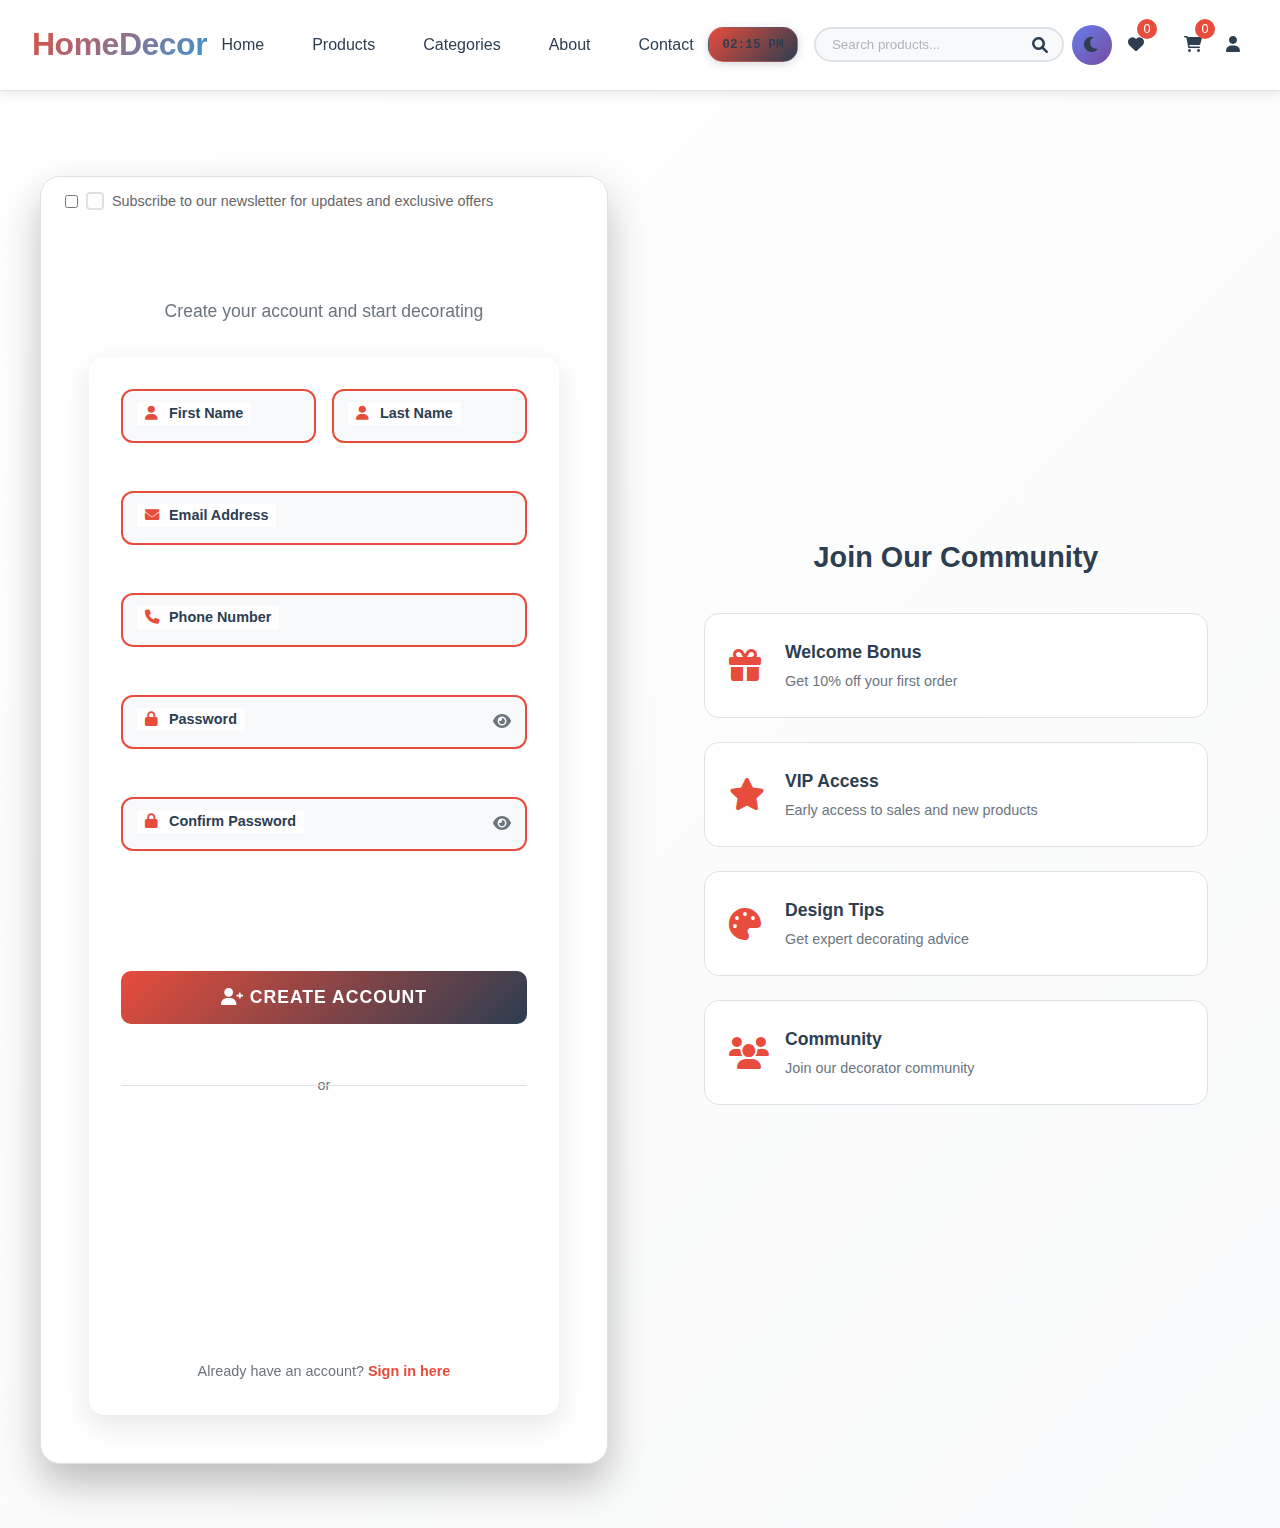
<file: register.html>
<!DOCTYPE html>
<html lang="en">
<head>
    <meta charset="UTF-8">
    <meta name="viewport" content="width=device-width, initial-scale=1.0">
    <title>Register - HomeDecor</title>
    <link rel="stylesheet" href="css/style.css">
    <link rel="stylesheet" href="css/responsive.css">
    <link href="https://cdnjs.cloudflare.com/ajax/libs/font-awesome/6.0.0/css/all.min.css" rel="stylesheet">
</head>
<body>
    <!-- Loading Animation -->
    <div class="page-loading" id="pageLoading">
        <div class="loading-spinner"></div>
    </div>

    <!-- Header -->
    <header class="header">
        <nav class="navbar">
            <div class="nav-container">
                <div class="nav-logo" onclick="window.location.href='index.html'" style="cursor: pointer;">
                    <h2>HomeDecor</h2>
                </div>
                <ul class="nav-menu">
                    <li><a href="index.html">Home</a></li>
                    <li><a href="products.html">Products</a></li>
                    <li><a href="categories.html">Categories</a></li>
                    <li><a href="about.html">About</a></li>
                    <li><a href="contact.html">Contact</a></li>
                </ul>
                <div class="nav-icons">
                    <div class="live-clock" id="liveClock"></div>
                    <div class="search-box">
                        <input type="text" placeholder="Search products..." id="searchInput">
                        <i class="fas fa-search"></i>
                    </div>
                    <div class="dark-mode-toggle" onclick="toggleDarkMode()" title="Toggle Dark Mode">
                        <i class="fas fa-moon" id="darkModeIcon"></i>
                    </div>
                    <div class="wishlist-icon" onclick="toggleWishlist()">
                        <i class="fas fa-heart"></i>
                        <span class="wishlist-count" id="wishlistCount">0</span>
                    </div>
                    <div class="cart-icon" onclick="toggleCart()">
                        <i class="fas fa-shopping-cart"></i>
                        <span class="cart-count" id="cartCount">0</span>
                    </div>
                    <div class="user-icon" onclick="toggleUserMenu()">
                        <i class="fas fa-user"></i>
                        <div class="user-menu" id="userMenu">
                            <a href="admin.html"><i class="fas fa-cog"></i> Admin Panel</a>
                            <a href="login.html"><i class="fas fa-sign-in-alt"></i> Login</a>
                            <a href="register.html"><i class="fas fa-user-plus"></i> Register</a>
                            <a href="#" onclick="showProfile()"><i class="fas fa-user-circle"></i> Profile</a>
                            <a href="#" onclick="showComparison()"><i class="fas fa-balance-scale"></i> Compare Products</a>
                            <a href="#" onclick="showOrderTracking()"><i class="fas fa-truck"></i> Track Orders</a>
                        </div>
                    </div>
                </div>
                <div class="hamburger" onclick="toggleMobileMenu()">
                    <span></span>
                    <span></span>
                    <span></span>
                </div>
            </div>
        </nav>
    </header>

    <!-- Register Section -->
    <section class="auth-section">
        <div class="container">
            <div class="auth-container">
                <div class="auth-card scale-in">
                    <div class="auth-header">
                        <h1 class="text-reveal">
                            <span>Join</span> <span>HomeDecor</span>
                        </h1>
                        <p class="fade-in">Create your account and start decorating</p>
                    </div>
                    
                    <form id="registerForm" class="auth-form">
                        <div class="form-row">
                            <div class="form-group fade-in">
                                <label for="firstName">
                                    <i class="fas fa-user"></i>
                                    First Name
                                </label>
                                <input type="text" id="firstName" name="firstName" required>
                            </div>
                            <div class="form-group fade-in">
                                <label for="lastName">
                                    <i class="fas fa-user"></i>
                                    Last Name
                                </label>
                                <input type="text" id="lastName" name="lastName" required>
                            </div>
                        </div>
                        
                        <div class="form-group fade-in">
                            <label for="email">
                                <i class="fas fa-envelope"></i>
                                Email Address
                            </label>
                            <input type="email" id="email" name="email" required>
                        </div>
                        
                        <div class="form-group fade-in">
                            <label for="phone">
                                <i class="fas fa-phone"></i>
                                Phone Number
                            </label>
                            <input type="tel" id="phone" name="phone">
                        </div>
                        
                        <div class="form-group fade-in">
                            <label for="password">
                                <i class="fas fa-lock"></i>
                                Password
                            </label>
                            <input type="password" id="password" name="password" required>
                            <span class="password-toggle" onclick="togglePassword('password')">
                                <i class="fas fa-eye" id="passwordIcon"></i>
                            </span>
                        </div>
                        
                        <div class="form-group fade-in">
                            <label for="confirmPassword">
                                <i class="fas fa-lock"></i>
                                Confirm Password
                            </label>
                            <input type="password" id="confirmPassword" name="confirmPassword" required>
                            <span class="password-toggle" onclick="togglePassword('confirmPassword')">
                                <i class="fas fa-eye" id="confirmPasswordIcon"></i>
                            </span>
                        </div>
                        
                        <div class="form-options fade-in">
                            <label class="checkbox-label">
                                <input type="checkbox" name="terms" required>
                                <span class="checkmark"></span>
                                I agree to the <a href="#">Terms of Service</a> and <a href="#">Privacy Policy</a>
                            </label>
                        </div>
                        
                        <div class="form-options fade-in">
                            <label class="checkbox-label">
                                <input type="checkbox" name="newsletter">
                                <span class="checkmark"></span>
                                Subscribe to our newsletter for updates and exclusive offers
                            </label>
                        </div>
                        
                        <button type="submit" class="btn btn-primary auth-btn hover-glow">
                            <i class="fas fa-user-plus"></i>
                            Create Account
                        </button>
                        
                        <div class="auth-divider fade-in">
                            <span>or</span>
                        </div>
                        
                        <div class="social-login stagger-animation">
                            <button type="button" class="btn btn-social google-btn hover-lift">
                                <i class="fab fa-google"></i>
                                Sign up with Google
                            </button>
                            <button type="button" class="btn btn-social facebook-btn hover-lift">
                                <i class="fab fa-facebook-f"></i>
                                Sign up with Facebook
                            </button>
                        </div>
                        
                        <div class="auth-footer fade-in">
                            <p>Already have an account? <a href="login.html">Sign in here</a></p>
                        </div>
                    </form>
                </div>
                
                <div class="auth-benefits slide-in-right">
                    <h3>Join Our Community</h3>
                    <div class="benefits-list">
                        <div class="benefit-item">
                            <i class="fas fa-gift"></i>
                            <div>
                                <h4>Welcome Bonus</h4>
                                <p>Get 10% off your first order</p>
                            </div>
                        </div>
                        <div class="benefit-item">
                            <i class="fas fa-star"></i>
                            <div>
                                <h4>VIP Access</h4>
                                <p>Early access to sales and new products</p>
                            </div>
                        </div>
                        <div class="benefit-item">
                            <i class="fas fa-palette"></i>
                            <div>
                                <h4>Design Tips</h4>
                                <p>Get expert decorating advice</p>
                            </div>
                        </div>
                        <div class="benefit-item">
                            <i class="fas fa-users"></i>
                            <div>
                                <h4>Community</h4>
                                <p>Join our decorator community</p>
                            </div>
                        </div>
                    </div>
                </div>
            </div>
        </div>
    </section>



    <!-- Weather Widget -->
    <div class="weather-widget" id="weatherWidget">
        <span class="weather-icon">☀️</span>
        <span class="weather-temp">72°F</span>
    </div>

    <script src="js/main.js"></script>
    <script>
        // Hide loading animation when page loads
        window.addEventListener('load', function() {
            const loading = document.getElementById('pageLoading');
            loading.classList.add('hidden');
            setTimeout(() => loading.remove(), 500);
        });

        // Toggle password visibility
        function togglePassword(fieldId) {
            const passwordInput = document.getElementById(fieldId);
            const passwordIcon = document.getElementById(fieldId + 'Icon');
            
            if (passwordInput.type === 'password') {
                passwordInput.type = 'text';
                passwordIcon.className = 'fas fa-eye-slash';
            } else {
                passwordInput.type = 'password';
                passwordIcon.className = 'fas fa-eye';
            }
        }

        // Handle register form submission
        document.getElementById('registerForm').addEventListener('submit', function(e) {
            e.preventDefault();
            
            const password = document.getElementById('password').value;
            const confirmPassword = document.getElementById('confirmPassword').value;
            
            if (password !== confirmPassword) {
                showNotification('❌ Passwords do not match!', 'error');
                return;
            }
            
            const submitBtn = this.querySelector('button[type="submit"]');
            const originalText = submitBtn.innerHTML;
            
            // Show loading state
            submitBtn.innerHTML = '<i class="fas fa-spinner fa-spin"></i> Creating Account...';
            submitBtn.disabled = true;
            
            // Simulate registration process
            setTimeout(() => {
                showNotification('🎉 Account created successfully! Welcome to HomeDecor!', 'success');
                
                // Redirect to login page
                setTimeout(() => {
                    window.location.href = 'login.html';
                }, 1500);
                
            }, 2000);
        });
    </script>
</body>
</html>
</file>
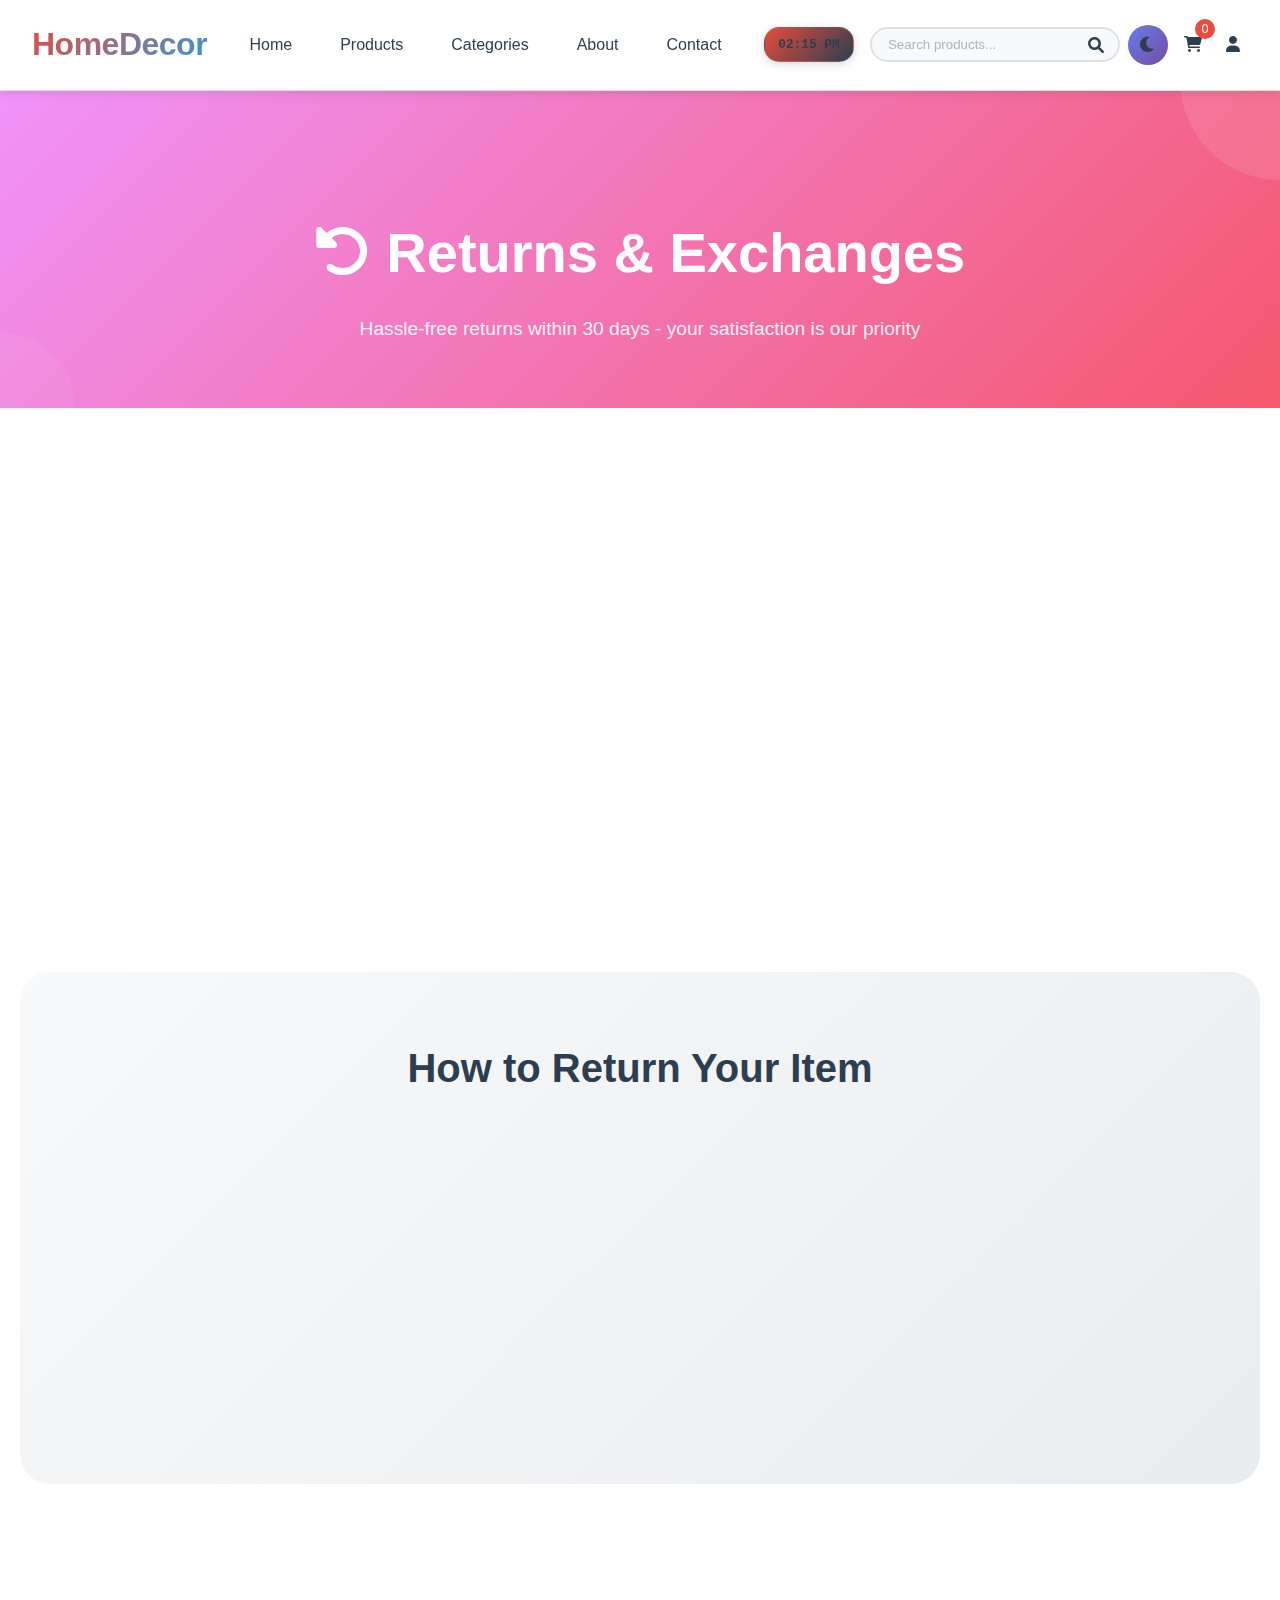
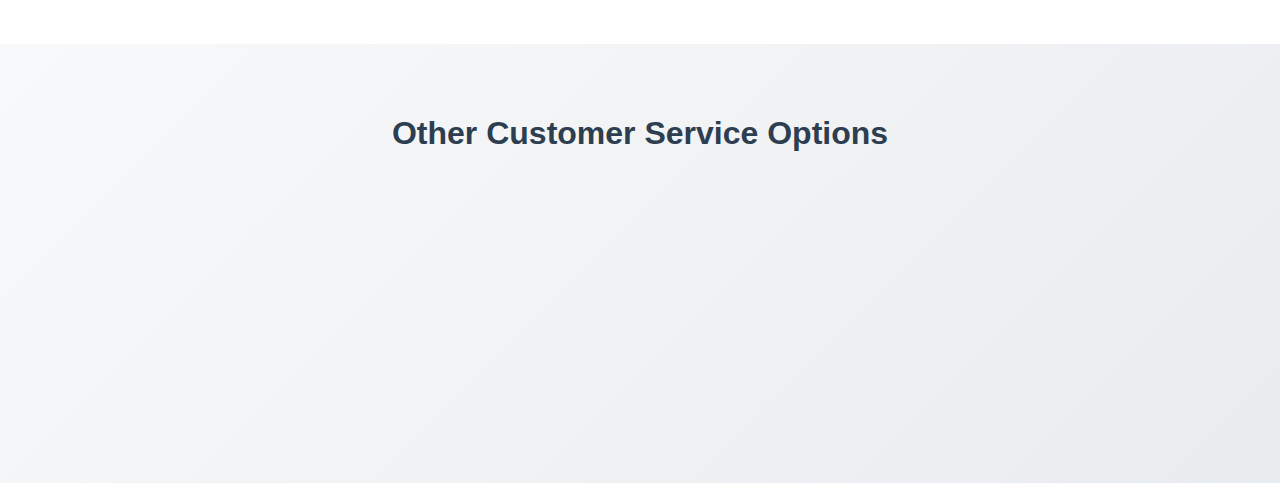
<file: returns.html>
<!DOCTYPE html>
<html lang="en">
<head>
    <meta charset="UTF-8">
    <meta name="viewport" content="width=device-width, initial-scale=1.0">
    <title>Returns & Exchanges - HomeDecor</title>
    <link rel="stylesheet" href="css/style.css">
    <link rel="stylesheet" href="css/responsive.css">
    <link href="https://cdnjs.cloudflare.com/ajax/libs/font-awesome/6.0.0/css/all.min.css" rel="stylesheet">
    <style>
        .returns-hero {
            background: linear-gradient(135deg, #f093fb 0%, #f5576c 100%);
            padding: 8rem 0 4rem;
            color: white;
            text-align: center;
            position: relative;
            overflow: hidden;
        }
        
        .returns-hero::before {
            content: '';
            position: absolute;
            width: 200px;
            height: 200px;
            background: rgba(255,255,255,0.1);
            border-radius: 50%;
            top: -100px;
            right: -100px;
            animation: bubble 15s infinite ease-in-out;
        }
        
        .returns-hero::after {
            content: '';
            position: absolute;
            width: 150px;
            height: 150px;
            background: rgba(255,255,255,0.05);
            border-radius: 50%;
            bottom: -75px;
            left: -75px;
            animation: bubble 20s infinite ease-in-out reverse;
        }
        
        @keyframes bubble {
            0%, 100% { transform: translateY(0px) scale(1); }
            50% { transform: translateY(-20px) scale(1.1); }
        }
        
        .returns-hero h1 {
            font-size: 3.5rem;
            margin-bottom: 1rem;
            animation: bounceInDown 1s ease-out;
        }
        
        .returns-hero p {
            font-size: 1.2rem;
            opacity: 0.9;
            animation: bounceInUp 1s ease-out 0.3s both;
        }
        
        .returns-content {
            padding: 4rem 0;
            background: var(--bg-primary);
        }
        
        .policy-grid {
            display: grid;
            grid-template-columns: repeat(auto-fit, minmax(350px, 1fr));
            gap: 2rem;
            margin-bottom: 4rem;
        }
        
        .policy-card {
            background: var(--bg-secondary);
            border-radius: 20px;
            padding: 2.5rem;
            box-shadow: 0 15px 35px var(--shadow-light);
            transition: all 0.4s ease;
            border: 1px solid var(--border-color);
            position: relative;
            overflow: hidden;
            opacity: 0;
            transform: rotateY(90deg);
            animation: cardFlip 0.8s ease forwards;
        }
        
        .policy-card:nth-child(1) { animation-delay: 0.2s; }
        .policy-card:nth-child(2) { animation-delay: 0.4s; }
        .policy-card:nth-child(3) { animation-delay: 0.6s; }
        
        @keyframes cardFlip {
            to {
                opacity: 1;
                transform: rotateY(0deg);
            }
        }
        
        .policy-card::before {
            content: '';
            position: absolute;
            top: 0;
            left: -100%;
            width: 100%;
            height: 100%;
            background: linear-gradient(90deg, transparent, rgba(255,255,255,0.1), transparent);
            transition: left 0.6s;
        }
        
        .policy-card:hover::before {
            left: 100%;
        }
        
        .policy-card:hover {
            transform: translateY(-15px) scale(1.02);
            box-shadow: 0 25px 50px var(--shadow-medium);
        }
        
        .policy-card .icon {
            width: 70px;
            height: 70px;
            background: linear-gradient(135deg, #f093fb, #f5576c);
            border-radius: 50%;
            display: flex;
            align-items: center;
            justify-content: center;
            margin-bottom: 2rem;
            color: white;
            font-size: 1.8rem;
            animation: pulse 2s infinite;
        }
        
        @keyframes pulse {
            0% { box-shadow: 0 0 0 0 rgba(240, 147, 251, 0.7); }
            70% { box-shadow: 0 0 0 10px rgba(240, 147, 251, 0); }
            100% { box-shadow: 0 0 0 0 rgba(240, 147, 251, 0); }
        }
        
        .policy-card h3 {
            color: var(--text-primary);
            margin-bottom: 1.5rem;
            font-size: 1.4rem;
        }
        
        .policy-card ul {
            list-style: none;
            padding: 0;
        }
        
        .policy-card li {
            color: var(--text-secondary);
            margin-bottom: 0.8rem;
            padding-left: 1.5rem;
            position: relative;
        }
        
        .policy-card li::before {
            content: '✓';
            position: absolute;
            left: 0;
            color: #f5576c;
            font-weight: bold;
        }
        
        .steps-section {
            background: linear-gradient(135deg, var(--bg-secondary), var(--bg-tertiary));
            border-radius: 30px;
            padding: 4rem;
            margin: 4rem 0;
            position: relative;
        }
        
        .steps-section h2 {
            text-align: center;
            color: var(--text-primary);
            margin-bottom: 3rem;
            font-size: 2.5rem;
        }
        
        .steps-grid {
            display: grid;
            grid-template-columns: repeat(auto-fit, minmax(250px, 1fr));
            gap: 2rem;
        }
        
        .step-card {
            background: var(--bg-primary);
            border-radius: 20px;
            padding: 2rem;
            text-align: center;
            box-shadow: 0 10px 30px var(--shadow-light);
            transition: all 0.3s ease;
            opacity: 0;
            transform: scale(0.8);
            animation: stepPop 0.6s ease forwards;
        }
        
        .step-card:nth-child(1) { animation-delay: 0.1s; }
        .step-card:nth-child(2) { animation-delay: 0.3s; }
        .step-card:nth-child(3) { animation-delay: 0.5s; }
        .step-card:nth-child(4) { animation-delay: 0.7s; }
        
        @keyframes stepPop {
            to {
                opacity: 1;
                transform: scale(1);
            }
        }
        
        .step-card:hover {
            transform: translateY(-10px);
        }
        
        .step-number {
            width: 50px;
            height: 50px;
            background: linear-gradient(135deg, #f093fb, #f5576c);
            border-radius: 50%;
            display: flex;
            align-items: center;
            justify-content: center;
            margin: 0 auto 1.5rem;
            color: white;
            font-size: 1.2rem;
            font-weight: bold;
        }
        
        .step-card h4 {
            color: var(--text-primary);
            margin-bottom: 1rem;
        }
        
        .step-card p {
            color: var(--text-secondary);
            font-size: 0.9rem;
        }
        
        @keyframes bounceInDown {
            from {
                opacity: 0;
                transform: translate3d(0, -3000px, 0) scaleY(3);
            }
            60% {
                opacity: 1;
                transform: translate3d(0, 25px, 0) scaleY(0.9);
            }
            75% {
                transform: translate3d(0, -10px, 0) scaleY(0.95);
            }
            90% {
                transform: translate3d(0, 5px, 0) scaleY(0.985);
            }
            to {
                transform: translate3d(0, 0, 0);
            }
        }
        
        @keyframes bounceInUp {
            from {
                opacity: 0;
                transform: translate3d(0, 3000px, 0) scaleY(5);
            }
            60% {
                opacity: 1;
                transform: translate3d(0, -20px, 0) scaleY(0.9);
            }
            75% {
                transform: translate3d(0, 10px, 0) scaleY(0.95);
            }
            90% {
                transform: translate3d(0, -5px, 0) scaleY(0.985);
            }
            to {
                transform: translate3d(0, 0, 0);
            }
        }
    </style>
</head>
<body>
    <!-- Header -->
    <header class="header">
        <nav class="navbar">
            <div class="nav-container">
                <div class="nav-logo" onclick="window.location.href='index.html'" style="cursor: pointer;">
                    <h2>HomeDecor</h2>
                </div>
                <ul class="nav-menu">
                    <li><a href="index.html">Home</a></li>
                    <li><a href="products.html">Products</a></li>
                    <li><a href="categories.html">Categories</a></li>
                    <li><a href="about.html">About</a></li>
                    <li><a href="contact.html">Contact</a></li>
                </ul>
                <div class="nav-icons">
                    <div class="live-clock" id="liveClock"></div>
                    <div class="search-box">
                        <input type="text" placeholder="Search products..." id="searchInput">
                        <i class="fas fa-search"></i>
                    </div>
                    <div class="dark-mode-toggle" onclick="toggleDarkMode()" title="Toggle Dark Mode">
                        <i class="fas fa-moon" id="darkModeIcon"></i>
                    </div>
                    <div class="cart-icon" onclick="toggleCart()">
                        <i class="fas fa-shopping-cart"></i>
                        <span class="cart-count" id="cartCount">0</span>
                    </div>
                    <div class="user-icon" onclick="toggleUserMenu()">
                        <i class="fas fa-user"></i>
                        <div class="user-menu" id="userMenu">
                            <a href="admin.html"><i class="fas fa-cog"></i> Admin Panel</a>
                            <a href="login.html"><i class="fas fa-sign-in-alt"></i> Login</a>
                            <a href="register.html"><i class="fas fa-user-plus"></i> Register</a>
                            <a href="#" onclick="showProfile()"><i class="fas fa-user-circle"></i> Profile</a>
                        </div>
                    </div>
                </div>
            </div>
        </nav>
    </header>

    <!-- Returns Hero Section -->
    <section class="returns-hero">
        <div class="container">
            <h1><i class="fas fa-undo-alt"></i> Returns & Exchanges</h1>
            <p>Hassle-free returns within 30 days - your satisfaction is our priority</p>
        </div>
    </section>

    <!-- Returns Content -->
    <section class="returns-content">
        <div class="container">
            <div class="policy-grid">
                <div class="policy-card">
                    <div class="icon">
                        <i class="fas fa-calendar-alt"></i>
                    </div>
                    <h3>30-Day Return Policy</h3>
                    <ul>
                        <li>Return items within 30 days of delivery</li>
                        <li>Items must be in original condition</li>
                        <li>Original packaging required</li>
                        <li>Tags and labels must be attached</li>
                        <li>Proof of purchase needed</li>
                    </ul>
                </div>
                
                <div class="policy-card">
                    <div class="icon">
                        <i class="fas fa-exchange-alt"></i>
                    </div>
                    <h3>Easy Exchanges</h3>
                    <ul>
                        <li>Exchange for different size or color</li>
                        <li>No additional shipping charges</li>
                        <li>Same product category only</li>
                        <li>Price difference may apply</li>
                        <li>Process within 24 hours</li>
                    </ul>
                </div>
                
                <div class="policy-card">
                    <div class="icon">
                        <i class="fas fa-money-bill-wave"></i>
                    </div>
                    <h3>Refund Process</h3>
                    <ul>
                        <li>Full refund for eligible returns</li>
                        <li>Processed within 5-7 business days</li>
                        <li>Refunded to original payment method</li>
                        <li>Email confirmation sent</li>
                        <li>Customer service support available</li>
                    </ul>
                </div>
            </div>

            <!-- Return Steps -->
            <div class="steps-section">
                <h2>How to Return Your Item</h2>
                <div class="steps-grid">
                    <div class="step-card">
                        <div class="step-number">1</div>
                        <h4>Initiate Return</h4>
                        <p>Contact our customer service or use our online return portal to start the process</p>
                    </div>
                    
                    <div class="step-card">
                        <div class="step-number">2</div>
                        <h4>Pack Your Item</h4>
                        <p>Carefully pack the item in its original packaging with all accessories and documentation</p>
                    </div>
                    
                    <div class="step-card">
                        <div class="step-number">3</div>
                        <h4>Ship It Back</h4>
                        <p>Use the prepaid return label we provide and drop off at any authorized shipping location</p>
                    </div>
                    
                    <div class="step-card">
                        <div class="step-number">4</div>
                        <h4>Get Your Refund</h4>
                        <p>Once we receive and inspect your return, we'll process your refund within 5-7 business days</p>
                    </div>
                </div>
            </div>
        </div>
    </section>

    <!-- Customer Service Navigation -->
    <section class="cs-navigation">
        <div class="container">
            <h3>Other Customer Service Options</h3>
            <div class="cs-nav-grid">
                <a href="shipping-info.html" class="cs-nav-card">
                    <div class="cs-nav-icon">
                        <i class="fas fa-shipping-fast"></i>
                    </div>
                    <h4>Shipping Information</h4>
                    <p>Fast & reliable delivery</p>
                </a>
                
                <a href="size-guide.html" class="cs-nav-card">
                    <div class="cs-nav-icon">
                        <i class="fas fa-ruler-combined"></i>
                    </div>
                    <h4>Size Guide</h4>
                    <p>Find your perfect fit</p>
                </a>
                
                <a href="faq.html" class="cs-nav-card">
                    <div class="cs-nav-icon">
                        <i class="fas fa-question-circle"></i>
                    </div>
                    <h4>FAQ</h4>
                    <p>Common questions answered</p>
                </a>
                
                <a href="support.html" class="cs-nav-card">
                    <div class="cs-nav-icon">
                        <i class="fas fa-headset"></i>
                    </div>
                    <h4>Customer Support</h4>
                    <p>Get help from our team</p>
                </a>
            </div>
        </div>
    </section>

    <style>
        .cs-navigation {
            background: linear-gradient(135deg, var(--bg-secondary), var(--bg-tertiary));
            padding: 4rem 0;
            margin-top: 2rem;
        }
        
        .cs-navigation h3 {
            text-align: center;
            color: var(--text-primary);
            margin-bottom: 3rem;
            font-size: 2rem;
        }
        
        .cs-nav-grid {
            display: grid;
            grid-template-columns: repeat(auto-fit, minmax(250px, 1fr));
            gap: 2rem;
        }
        
        .cs-nav-card {
            background: var(--bg-primary);
            border-radius: 20px;
            padding: 2rem;
            text-align: center;
            text-decoration: none;
            transition: all 0.3s ease;
            box-shadow: 0 10px 30px var(--shadow-light);
            border: 1px solid var(--border-color);
            opacity: 0;
            transform: translateY(30px);
            animation: navCardSlide 0.6s ease forwards;
        }
        
        .cs-nav-card:nth-child(1) { animation-delay: 0.1s; }
        .cs-nav-card:nth-child(2) { animation-delay: 0.2s; }
        .cs-nav-card:nth-child(3) { animation-delay: 0.3s; }
        .cs-nav-card:nth-child(4) { animation-delay: 0.4s; }
        
        @keyframes navCardSlide {
            to {
                opacity: 1;
                transform: translateY(0);
            }
        }
        
        .cs-nav-card:hover {
            transform: translateY(-10px) scale(1.05);
            box-shadow: 0 20px 40px var(--shadow-medium);
        }
        
        .cs-nav-icon {
            width: 60px;
            height: 60px;
            background: linear-gradient(135deg, #f093fb, #f5576c);
            border-radius: 50%;
            display: flex;
            align-items: center;
            justify-content: center;
            margin: 0 auto 1.5rem;
            color: white;
            font-size: 1.5rem;
            transition: all 0.3s ease;
        }
        
        .cs-nav-card:hover .cs-nav-icon {
            transform: rotate(360deg) scale(1.1);
        }
        
        .cs-nav-card h4 {
            color: var(--text-primary);
            margin-bottom: 0.5rem;
            font-size: 1.2rem;
        }
        
        .cs-nav-card p {
            color: var(--text-secondary);
            font-size: 0.9rem;
        }
    </style>

    <script src="js/main.js"></script>
</body>
</html>
</file>
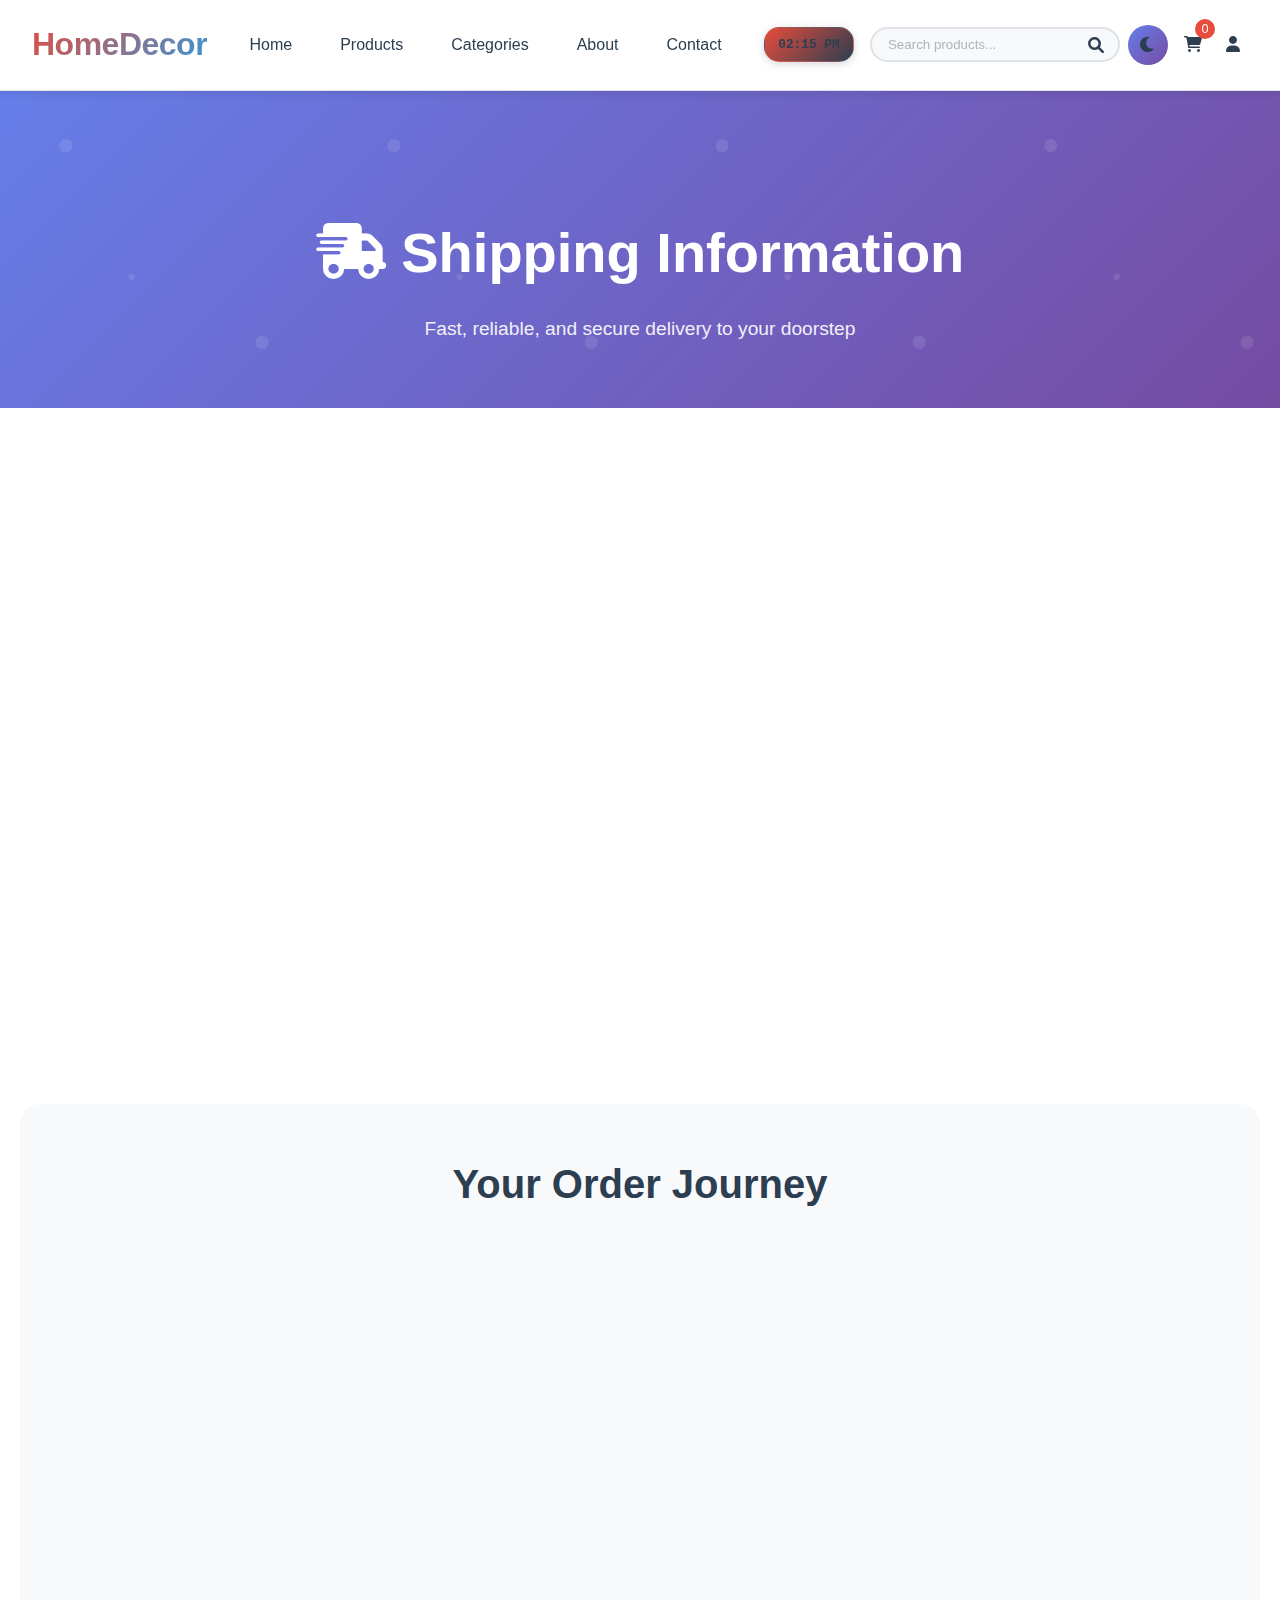
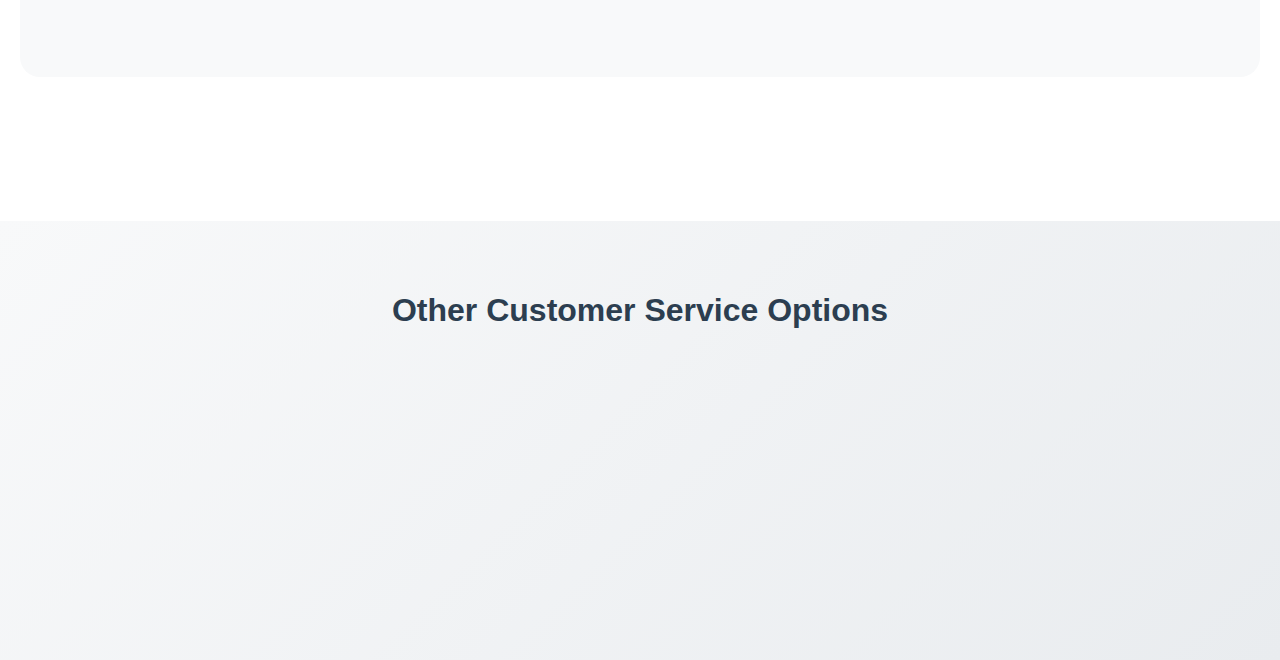
<file: shipping-info.html>
<!DOCTYPE html>
<html lang="en">
<head>
    <meta charset="UTF-8">
    <meta name="viewport" content="width=device-width, initial-scale=1.0">
    <title>Shipping Information - HomeDecor</title>
    <link rel="stylesheet" href="css/style.css">
    <link rel="stylesheet" href="css/responsive.css">
    <link href="https://cdnjs.cloudflare.com/ajax/libs/font-awesome/6.0.0/css/all.min.css" rel="stylesheet">
    <style>
        .shipping-hero {
            background: linear-gradient(135deg, #667eea 0%, #764ba2 100%);
            padding: 8rem 0 4rem;
            color: white;
            text-align: center;
            position: relative;
            overflow: hidden;
        }
        
        .shipping-hero::before {
            content: '';
            position: absolute;
            top: 0;
            left: 0;
            right: 0;
            bottom: 0;
            background: url('data:image/svg+xml,<svg xmlns="http://www.w3.org/2000/svg" viewBox="0 0 100 100"><circle cx="20" cy="20" r="2" fill="rgba(255,255,255,0.1)"/><circle cx="80" cy="80" r="2" fill="rgba(255,255,255,0.1)"/><circle cx="40" cy="60" r="1" fill="rgba(255,255,255,0.1)"/></svg>');
            animation: float 20s infinite linear;
        }
        
        @keyframes float {
            0% { transform: translateY(0px); }
            100% { transform: translateY(-100px); }
        }
        
        .shipping-hero h1 {
            font-size: 3.5rem;
            margin-bottom: 1rem;
            animation: slideInDown 1s ease-out;
        }
        
        .shipping-hero p {
            font-size: 1.2rem;
            opacity: 0.9;
            animation: slideInUp 1s ease-out 0.3s both;
        }
        
        .shipping-content {
            padding: 4rem 0;
            background: var(--bg-primary);
        }
        
        .shipping-grid {
            display: grid;
            grid-template-columns: repeat(auto-fit, minmax(300px, 1fr));
            gap: 2rem;
            margin-bottom: 3rem;
        }
        
        .shipping-card {
            background: var(--bg-secondary);
            border-radius: 20px;
            padding: 2rem;
            box-shadow: 0 10px 30px var(--shadow-light);
            transition: all 0.3s ease;
            border: 1px solid var(--border-color);
            opacity: 0;
            transform: translateY(30px);
            animation: cardSlideIn 0.8s ease forwards;
        }
        
        .shipping-card:nth-child(1) { animation-delay: 0.1s; }
        .shipping-card:nth-child(2) { animation-delay: 0.2s; }
        .shipping-card:nth-child(3) { animation-delay: 0.3s; }
        .shipping-card:nth-child(4) { animation-delay: 0.4s; }
        
        @keyframes cardSlideIn {
            to {
                opacity: 1;
                transform: translateY(0);
            }
        }
        
        .shipping-card:hover {
            transform: translateY(-10px);
            box-shadow: 0 20px 40px var(--shadow-medium);
        }
        
        .shipping-card .icon {
            width: 60px;
            height: 60px;
            background: linear-gradient(135deg, var(--accent-primary), var(--accent-secondary));
            border-radius: 50%;
            display: flex;
            align-items: center;
            justify-content: center;
            margin-bottom: 1.5rem;
            color: white;
            font-size: 1.5rem;
        }
        
        .shipping-card h3 {
            color: var(--text-primary);
            margin-bottom: 1rem;
            font-size: 1.3rem;
        }
        
        .shipping-card p {
            color: var(--text-secondary);
            line-height: 1.6;
        }
        
        .timeline {
            background: var(--bg-secondary);
            border-radius: 20px;
            padding: 3rem;
            margin: 3rem 0;
            position: relative;
        }
        
        .timeline h2 {
            text-align: center;
            color: var(--text-primary);
            margin-bottom: 3rem;
            font-size: 2.5rem;
        }
        
        .timeline-item {
            display: flex;
            align-items: center;
            margin-bottom: 2rem;
            opacity: 0;
            transform: translateX(-50px);
            animation: timelineSlide 0.8s ease forwards;
        }
        
        .timeline-item:nth-child(2) { animation-delay: 0.2s; }
        .timeline-item:nth-child(3) { animation-delay: 0.4s; }
        .timeline-item:nth-child(4) { animation-delay: 0.6s; }
        .timeline-item:nth-child(5) { animation-delay: 0.8s; }
        
        @keyframes timelineSlide {
            to {
                opacity: 1;
                transform: translateX(0);
            }
        }
        
        .timeline-icon {
            width: 50px;
            height: 50px;
            background: linear-gradient(135deg, var(--accent-primary), var(--accent-secondary));
            border-radius: 50%;
            display: flex;
            align-items: center;
            justify-content: center;
            color: white;
            margin-right: 2rem;
            flex-shrink: 0;
        }
        
        .timeline-content h4 {
            color: var(--text-primary);
            margin-bottom: 0.5rem;
        }
        
        .timeline-content p {
            color: var(--text-secondary);
        }
        
        @keyframes slideInDown {
            from {
                opacity: 0;
                transform: translateY(-50px);
            }
            to {
                opacity: 1;
                transform: translateY(0);
            }
        }
        
        @keyframes slideInUp {
            from {
                opacity: 0;
                transform: translateY(50px);
            }
            to {
                opacity: 1;
                transform: translateY(0);
            }
        }
    </style>
</head>
<body>
    <!-- Header -->
    <header class="header">
        <nav class="navbar">
            <div class="nav-container">
                <div class="nav-logo" onclick="window.location.href='index.html'" style="cursor: pointer;">
                    <h2>HomeDecor</h2>
                </div>
                <ul class="nav-menu">
                    <li><a href="index.html">Home</a></li>
                    <li><a href="products.html">Products</a></li>
                    <li><a href="categories.html">Categories</a></li>
                    <li><a href="about.html">About</a></li>
                    <li><a href="contact.html">Contact</a></li>
                </ul>
                <div class="nav-icons">
                    <div class="live-clock" id="liveClock"></div>
                    <div class="search-box">
                        <input type="text" placeholder="Search products..." id="searchInput">
                        <i class="fas fa-search"></i>
                    </div>
                    <div class="dark-mode-toggle" onclick="toggleDarkMode()" title="Toggle Dark Mode">
                        <i class="fas fa-moon" id="darkModeIcon"></i>
                    </div>
                    <div class="cart-icon" onclick="toggleCart()">
                        <i class="fas fa-shopping-cart"></i>
                        <span class="cart-count" id="cartCount">0</span>
                    </div>
                    <div class="user-icon" onclick="toggleUserMenu()">
                        <i class="fas fa-user"></i>
                        <div class="user-menu" id="userMenu">
                            <a href="admin.html"><i class="fas fa-cog"></i> Admin Panel</a>
                            <a href="login.html"><i class="fas fa-sign-in-alt"></i> Login</a>
                            <a href="register.html"><i class="fas fa-user-plus"></i> Register</a>
                            <a href="#" onclick="showProfile()"><i class="fas fa-user-circle"></i> Profile</a>
                        </div>
                    </div>
                </div>
            </div>
        </nav>
    </header>

    <!-- Shipping Hero Section -->
    <section class="shipping-hero">
        <div class="container">
            <h1><i class="fas fa-shipping-fast"></i> Shipping Information</h1>
            <p>Fast, reliable, and secure delivery to your doorstep</p>
        </div>
    </section>

    <!-- Shipping Content -->
    <section class="shipping-content">
        <div class="container">
            <div class="shipping-grid">
                <div class="shipping-card">
                    <div class="icon">
                        <i class="fas fa-truck"></i>
                    </div>
                    <h3>Free Standard Shipping</h3>
                    <p>Enjoy free standard shipping on all orders over $75. Delivery within 5-7 business days to most locations.</p>
                </div>
                
                <div class="shipping-card">
                    <div class="icon">
                        <i class="fas fa-bolt"></i>
                    </div>
                    <h3>Express Delivery</h3>
                    <p>Need it faster? Choose express delivery for 2-3 business day delivery. Additional charges apply.</p>
                </div>
                
                <div class="shipping-card">
                    <div class="icon">
                        <i class="fas fa-clock"></i>
                    </div>
                    <h3>Same Day Delivery</h3>
                    <p>Available in select cities. Order before 2 PM for same-day delivery. Perfect for last-minute needs.</p>
                </div>
                
                <div class="shipping-card">
                    <div class="icon">
                        <i class="fas fa-globe"></i>
                    </div>
                    <h3>International Shipping</h3>
                    <p>We ship worldwide! International delivery takes 7-14 business days. Customs fees may apply.</p>
                </div>
            </div>

            <!-- Shipping Timeline -->
            <div class="timeline">
                <h2>Your Order Journey</h2>
                <div class="timeline-item">
                    <div class="timeline-icon">
                        <i class="fas fa-check"></i>
                    </div>
                    <div class="timeline-content">
                        <h4>Order Confirmed</h4>
                        <p>Your order is received and payment is processed</p>
                    </div>
                </div>
                
                <div class="timeline-item">
                    <div class="timeline-icon">
                        <i class="fas fa-box"></i>
                    </div>
                    <div class="timeline-content">
                        <h4>Order Packed</h4>
                        <p>Items are carefully packed and prepared for shipment</p>
                    </div>
                </div>
                
                <div class="timeline-item">
                    <div class="timeline-icon">
                        <i class="fas fa-shipping-fast"></i>
                    </div>
                    <div class="timeline-content">
                        <h4>In Transit</h4>
                        <p>Your package is on its way to you</p>
                    </div>
                </div>
                
                <div class="timeline-item">
                    <div class="timeline-icon">
                        <i class="fas fa-home"></i>
                    </div>
                    <div class="timeline-content">
                        <h4>Delivered</h4>
                        <p>Package delivered to your doorstep</p>
                    </div>
                </div>
            </div>
        </div>
    </section>

    <!-- Customer Service Navigation -->
    <section class="cs-navigation">
        <div class="container">
            <h3>Other Customer Service Options</h3>
            <div class="cs-nav-grid">
                <a href="returns.html" class="cs-nav-card">
                    <div class="cs-nav-icon">
                        <i class="fas fa-undo-alt"></i>
                    </div>
                    <h4>Returns & Exchanges</h4>
                    <p>Easy 30-day return policy</p>
                </a>
                
                <a href="size-guide.html" class="cs-nav-card">
                    <div class="cs-nav-icon">
                        <i class="fas fa-ruler-combined"></i>
                    </div>
                    <h4>Size Guide</h4>
                    <p>Find your perfect fit</p>
                </a>
                
                <a href="faq.html" class="cs-nav-card">
                    <div class="cs-nav-icon">
                        <i class="fas fa-question-circle"></i>
                    </div>
                    <h4>FAQ</h4>
                    <p>Common questions answered</p>
                </a>
                
                <a href="support.html" class="cs-nav-card">
                    <div class="cs-nav-icon">
                        <i class="fas fa-headset"></i>
                    </div>
                    <h4>Customer Support</h4>
                    <p>Get help from our team</p>
                </a>
            </div>
        </div>
    </section>

    <style>
        .cs-navigation {
            background: linear-gradient(135deg, var(--bg-secondary), var(--bg-tertiary));
            padding: 4rem 0;
            margin-top: 2rem;
        }
        
        .cs-navigation h3 {
            text-align: center;
            color: var(--text-primary);
            margin-bottom: 3rem;
            font-size: 2rem;
        }
        
        .cs-nav-grid {
            display: grid;
            grid-template-columns: repeat(auto-fit, minmax(250px, 1fr));
            gap: 2rem;
        }
        
        .cs-nav-card {
            background: var(--bg-primary);
            border-radius: 20px;
            padding: 2rem;
            text-align: center;
            text-decoration: none;
            transition: all 0.3s ease;
            box-shadow: 0 10px 30px var(--shadow-light);
            border: 1px solid var(--border-color);
            opacity: 0;
            transform: translateY(30px);
            animation: navCardSlide 0.6s ease forwards;
        }
        
        .cs-nav-card:nth-child(1) { animation-delay: 0.1s; }
        .cs-nav-card:nth-child(2) { animation-delay: 0.2s; }
        .cs-nav-card:nth-child(3) { animation-delay: 0.3s; }
        .cs-nav-card:nth-child(4) { animation-delay: 0.4s; }
        
        @keyframes navCardSlide {
            to {
                opacity: 1;
                transform: translateY(0);
            }
        }
        
        .cs-nav-card:hover {
            transform: translateY(-10px) scale(1.05);
            box-shadow: 0 20px 40px var(--shadow-medium);
        }
        
        .cs-nav-icon {
            width: 60px;
            height: 60px;
            background: linear-gradient(135deg, #667eea, #764ba2);
            border-radius: 50%;
            display: flex;
            align-items: center;
            justify-content: center;
            margin: 0 auto 1.5rem;
            color: white;
            font-size: 1.5rem;
            transition: all 0.3s ease;
        }
        
        .cs-nav-card:hover .cs-nav-icon {
            transform: rotate(360deg) scale(1.1);
        }
        
        .cs-nav-card h4 {
            color: var(--text-primary);
            margin-bottom: 0.5rem;
            font-size: 1.2rem;
        }
        
        .cs-nav-card p {
            color: var(--text-secondary);
            font-size: 0.9rem;
        }
    </style>

    <script src="js/main.js"></script>
</body>
</html>
</file>
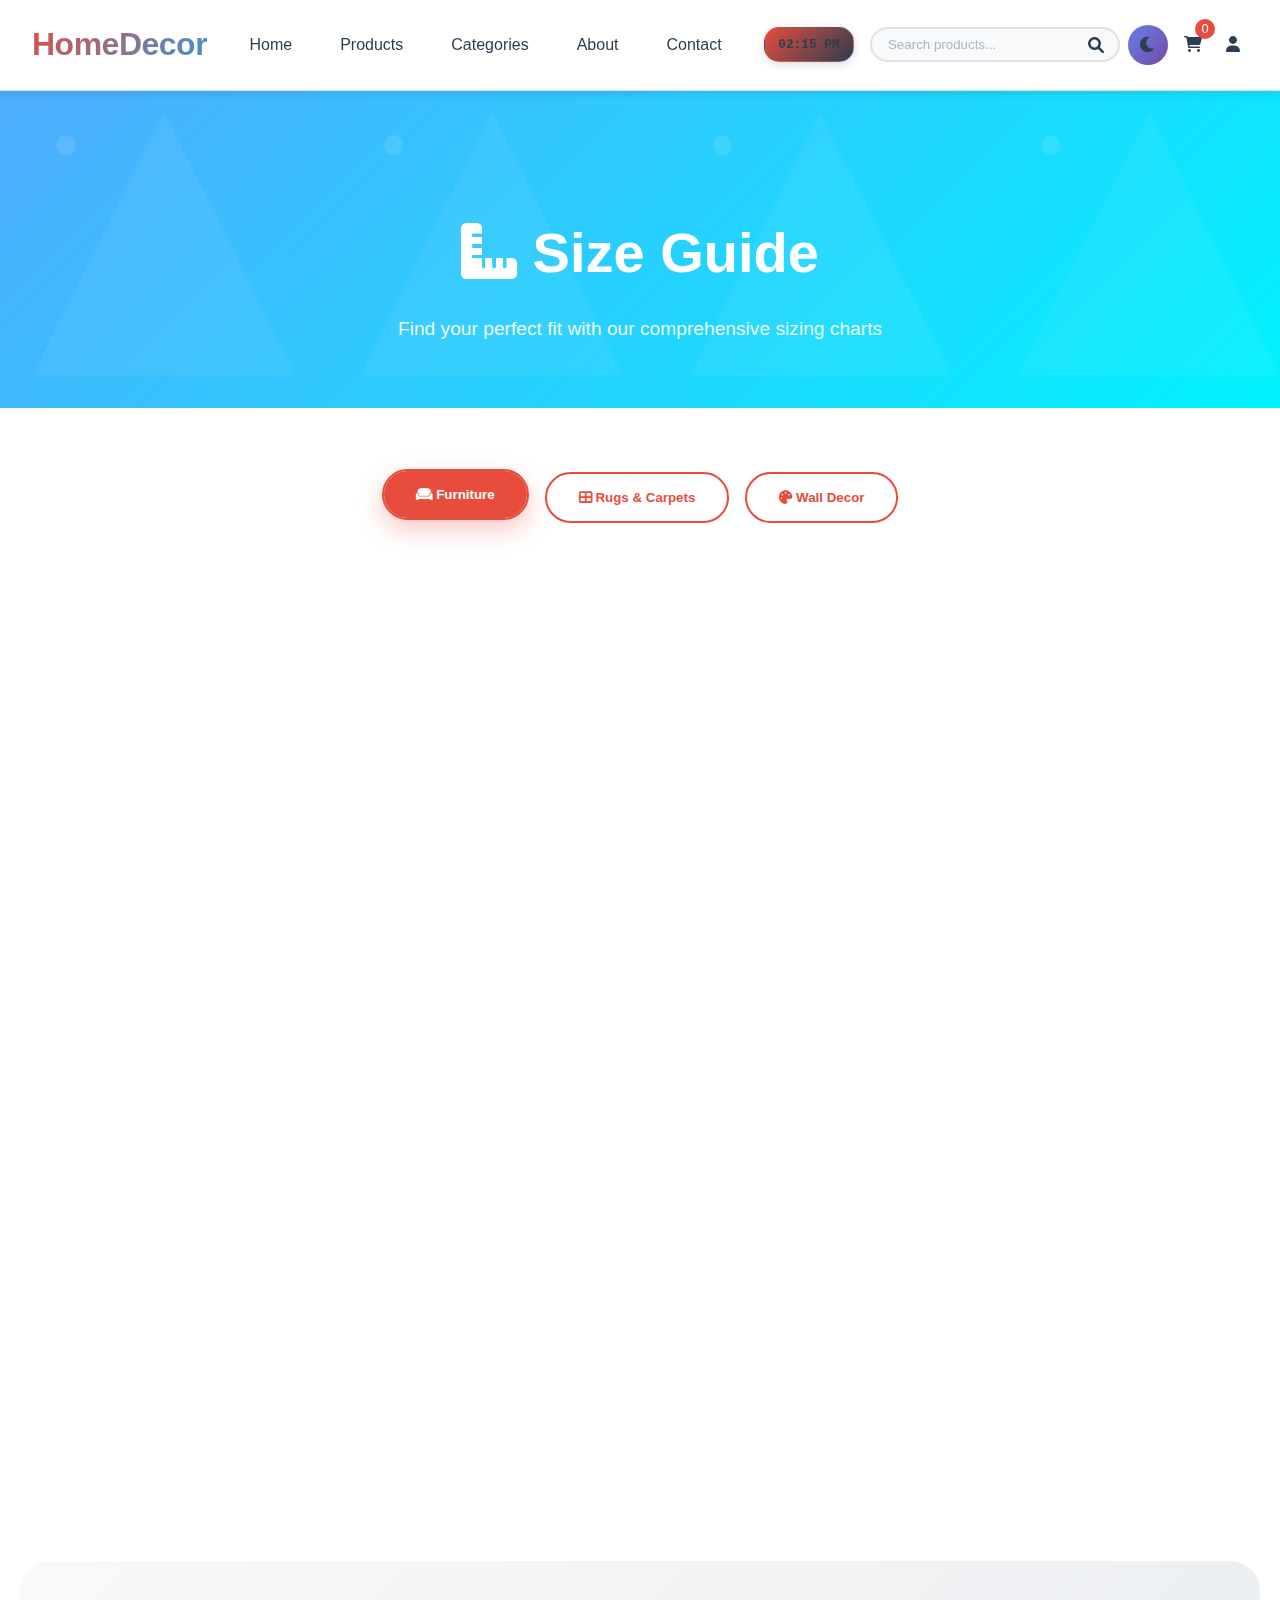
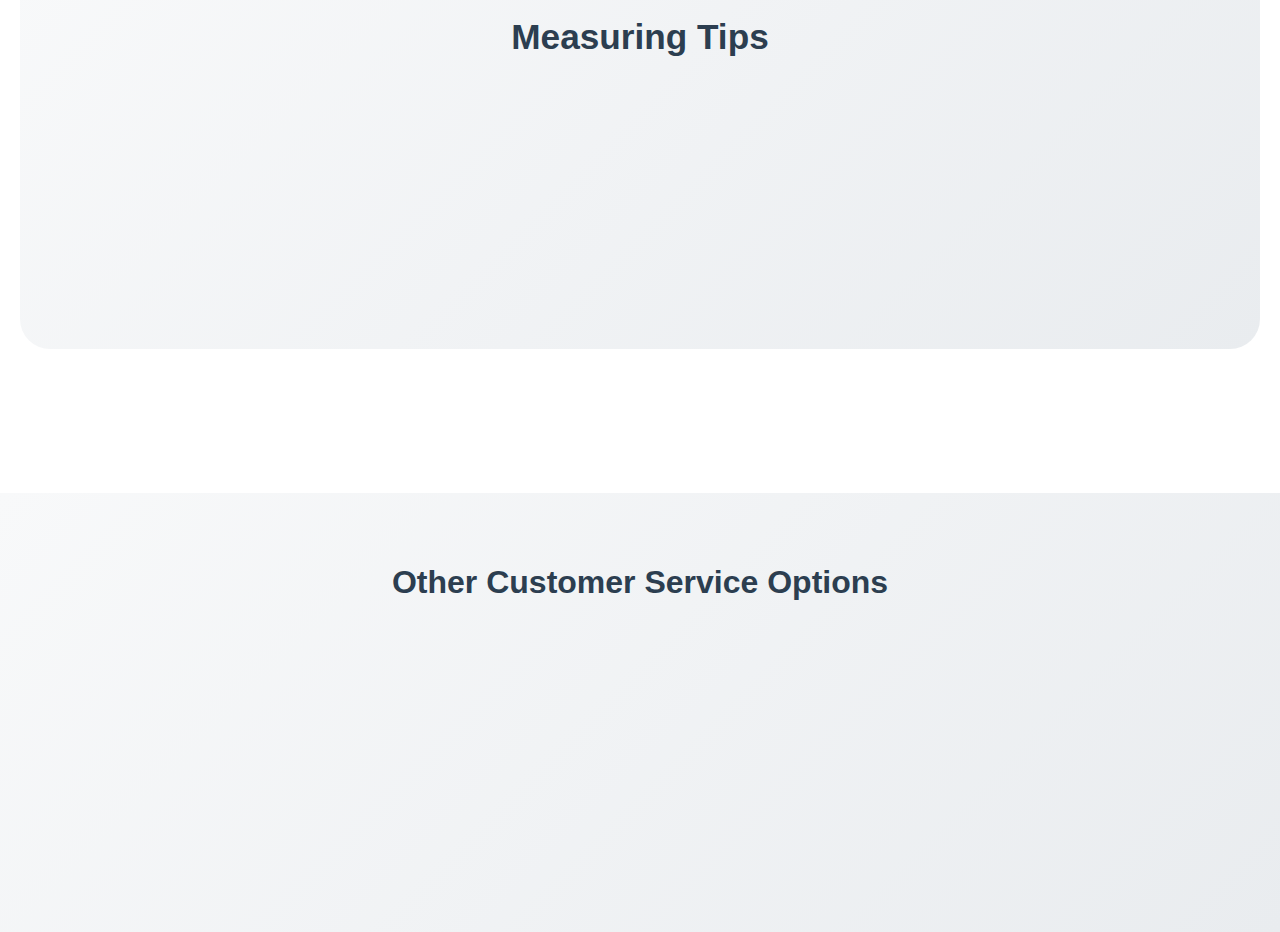
<file: size-guide.html>
<!DOCTYPE html>
<html lang="en">
<head>
    <meta charset="UTF-8">
    <meta name="viewport" content="width=device-width, initial-scale=1.0">
    <title>Size Guide - HomeDecor</title>
    <link rel="stylesheet" href="css/style.css">
    <link rel="stylesheet" href="css/responsive.css">
    <link href="https://cdnjs.cloudflare.com/ajax/libs/font-awesome/6.0.0/css/all.min.css" rel="stylesheet">
    <style>
        .size-hero {
            background: linear-gradient(135deg, #4facfe 0%, #00f2fe 100%);
            padding: 8rem 0 4rem;
            color: white;
            text-align: center;
            position: relative;
            overflow: hidden;
        }
        
        .size-hero::before {
            content: '';
            position: absolute;
            top: 0;
            left: 0;
            right: 0;
            bottom: 0;
            background: url('data:image/svg+xml,<svg xmlns="http://www.w3.org/2000/svg" viewBox="0 0 100 100"><polygon points="50,10 90,90 10,90" fill="rgba(255,255,255,0.05)"/><circle cx="20" cy="20" r="3" fill="rgba(255,255,255,0.1)"/></svg>');
            animation: geometricFloat 25s infinite linear;
        }
        
        @keyframes geometricFloat {
            0% { transform: translateX(0) rotate(0deg); }
            100% { transform: translateX(-100px) rotate(360deg); }
        }
        
        .size-hero h1 {
            font-size: 3.5rem;
            margin-bottom: 1rem;
            animation: zoomIn 1s ease-out;
        }
        
        .size-hero p {
            font-size: 1.2rem;
            opacity: 0.9;
            animation: fadeInUp 1s ease-out 0.3s both;
        }
        
        .size-content {
            padding: 4rem 0;
            background: var(--bg-primary);
        }
        
        .category-tabs {
            display: flex;
            justify-content: center;
            gap: 1rem;
            margin-bottom: 3rem;
            flex-wrap: wrap;
        }
        
        .tab-btn {
            padding: 1rem 2rem;
            border: 2px solid var(--accent-primary);
            background: transparent;
            color: var(--accent-primary);
            border-radius: 50px;
            cursor: pointer;
            transition: all 0.3s ease;
            font-weight: 600;
            position: relative;
            overflow: hidden;
        }
        
        .tab-btn::before {
            content: '';
            position: absolute;
            top: 0;
            left: -100%;
            width: 100%;
            height: 100%;
            background: var(--accent-primary);
            transition: left 0.3s ease;
            z-index: -1;
        }
        
        .tab-btn:hover::before,
        .tab-btn.active::before {
            left: 0;
        }
        
        .tab-btn:hover,
        .tab-btn.active {
            color: white;
            transform: translateY(-3px);
            box-shadow: 0 10px 25px rgba(231, 76, 60, 0.3);
        }
        
        .size-table-container {
            background: var(--bg-secondary);
            border-radius: 20px;
            padding: 2rem;
            margin-bottom: 3rem;
            box-shadow: 0 15px 35px var(--shadow-light);
            opacity: 0;
            transform: translateY(30px);
            animation: slideUp 0.8s ease forwards;
        }
        
        @keyframes slideUp {
            to {
                opacity: 1;
                transform: translateY(0);
            }
        }
        
        .size-table {
            width: 100%;
            border-collapse: collapse;
            margin-bottom: 2rem;
        }
        
        .size-table th,
        .size-table td {
            padding: 1rem;
            text-align: center;
            border-bottom: 1px solid var(--border-color);
            transition: all 0.3s ease;
        }
        
        .size-table th {
            background: linear-gradient(135deg, var(--accent-primary), var(--accent-secondary));
            color: white;
            font-weight: 600;
            position: relative;
        }
        
        .size-table tr:hover {
            background: var(--bg-tertiary);
            transform: scale(1.02);
        }
        
        .size-table td {
            color: var(--text-primary);
            font-weight: 500;
        }
        
        .measurement-guide {
            display: grid;
            grid-template-columns: repeat(auto-fit, minmax(300px, 1fr));
            gap: 2rem;
            margin-top: 3rem;
        }
        
        .guide-card {
            background: var(--bg-secondary);
            border-radius: 20px;
            padding: 2rem;
            box-shadow: 0 10px 30px var(--shadow-light);
            transition: all 0.4s ease;
            border: 1px solid var(--border-color);
            opacity: 0;
            transform: rotateX(90deg);
            animation: cardFlipX 0.8s ease forwards;
        }
        
        .guide-card:nth-child(1) { animation-delay: 0.2s; }
        .guide-card:nth-child(2) { animation-delay: 0.4s; }
        .guide-card:nth-child(3) { animation-delay: 0.6s; }
        
        @keyframes cardFlipX {
            to {
                opacity: 1;
                transform: rotateX(0deg);
            }
        }
        
        .guide-card:hover {
            transform: translateY(-15px) rotateY(5deg);
            box-shadow: 0 25px 50px var(--shadow-medium);
        }
        
        .guide-card .icon {
            width: 60px;
            height: 60px;
            background: linear-gradient(135deg, #4facfe, #00f2fe);
            border-radius: 50%;
            display: flex;
            align-items: center;
            justify-content: center;
            margin-bottom: 1.5rem;
            color: white;
            font-size: 1.5rem;
            animation: spin 10s linear infinite;
        }
        
        @keyframes spin {
            from { transform: rotate(0deg); }
            to { transform: rotate(360deg); }
        }
        
        .guide-card h3 {
            color: var(--text-primary);
            margin-bottom: 1rem;
            font-size: 1.3rem;
        }
        
        .guide-card p {
            color: var(--text-secondary);
            line-height: 1.6;
            margin-bottom: 1rem;
        }
        
        .guide-card ul {
            list-style: none;
            padding: 0;
        }
        
        .guide-card li {
            color: var(--text-secondary);
            margin-bottom: 0.5rem;
            padding-left: 1.5rem;
            position: relative;
        }
        
        .guide-card li::before {
            content: '📏';
            position: absolute;
            left: 0;
        }
        
        .tips-section {
            background: linear-gradient(135deg, var(--bg-secondary), var(--bg-tertiary));
            border-radius: 30px;
            padding: 3rem;
            margin: 3rem 0;
            text-align: center;
        }
        
        .tips-section h2 {
            color: var(--text-primary);
            margin-bottom: 2rem;
            font-size: 2.2rem;
        }
        
        .tips-grid {
            display: grid;
            grid-template-columns: repeat(auto-fit, minmax(250px, 1fr));
            gap: 1.5rem;
        }
        
        .tip-item {
            background: var(--bg-primary);
            border-radius: 15px;
            padding: 1.5rem;
            box-shadow: 0 8px 25px var(--shadow-light);
            transition: all 0.3s ease;
            opacity: 0;
            transform: scale(0.9);
            animation: tipPop 0.6s ease forwards;
        }
        
        .tip-item:nth-child(1) { animation-delay: 0.1s; }
        .tip-item:nth-child(2) { animation-delay: 0.2s; }
        .tip-item:nth-child(3) { animation-delay: 0.3s; }
        .tip-item:nth-child(4) { animation-delay: 0.4s; }
        
        @keyframes tipPop {
            to {
                opacity: 1;
                transform: scale(1);
            }
        }
        
        .tip-item:hover {
            transform: translateY(-8px);
        }
        
        .tip-item i {
            font-size: 2rem;
            color: var(--accent-primary);
            margin-bottom: 1rem;
        }
        
        .tip-item h4 {
            color: var(--text-primary);
            margin-bottom: 0.8rem;
        }
        
        .tip-item p {
            color: var(--text-secondary);
            font-size: 0.9rem;
        }
        
        @keyframes zoomIn {
            from {
                opacity: 0;
                transform: scale3d(0.3, 0.3, 0.3);
            }
            50% {
                opacity: 1;
            }
        }
        
        @keyframes fadeInUp {
            from {
                opacity: 0;
                transform: translate3d(0, 100%, 0);
            }
            to {
                opacity: 1;
                transform: translate3d(0, 0, 0);
            }
        }
    </style>
</head>
<body>
    <!-- Header -->
    <header class="header">
        <nav class="navbar">
            <div class="nav-container">
                <div class="nav-logo" onclick="window.location.href='index.html'" style="cursor: pointer;">
                    <h2>HomeDecor</h2>
                </div>
                <ul class="nav-menu">
                    <li><a href="index.html">Home</a></li>
                    <li><a href="products.html">Products</a></li>
                    <li><a href="categories.html">Categories</a></li>
                    <li><a href="about.html">About</a></li>
                    <li><a href="contact.html">Contact</a></li>
                </ul>
                <div class="nav-icons">
                    <div class="live-clock" id="liveClock"></div>
                    <div class="search-box">
                        <input type="text" placeholder="Search products..." id="searchInput">
                        <i class="fas fa-search"></i>
                    </div>
                    <div class="dark-mode-toggle" onclick="toggleDarkMode()" title="Toggle Dark Mode">
                        <i class="fas fa-moon" id="darkModeIcon"></i>
                    </div>
                    <div class="cart-icon" onclick="toggleCart()">
                        <i class="fas fa-shopping-cart"></i>
                        <span class="cart-count" id="cartCount">0</span>
                    </div>
                    <div class="user-icon" onclick="toggleUserMenu()">
                        <i class="fas fa-user"></i>
                        <div class="user-menu" id="userMenu">
                            <a href="admin.html"><i class="fas fa-cog"></i> Admin Panel</a>
                            <a href="login.html"><i class="fas fa-sign-in-alt"></i> Login</a>
                            <a href="register.html"><i class="fas fa-user-plus"></i> Register</a>
                            <a href="#" onclick="showProfile()"><i class="fas fa-user-circle"></i> Profile</a>
                        </div>
                    </div>
                </div>
            </div>
        </nav>
    </header>

    <!-- Size Guide Hero Section -->
    <section class="size-hero">
        <div class="container">
            <h1><i class="fas fa-ruler-combined"></i> Size Guide</h1>
            <p>Find your perfect fit with our comprehensive sizing charts</p>
        </div>
    </section>

    <!-- Size Guide Content -->
    <section class="size-content">
        <div class="container">
            <!-- Category Tabs -->
            <div class="category-tabs">
                <button class="tab-btn active" onclick="showCategory('furniture')">
                    <i class="fas fa-couch"></i> Furniture
                </button>
                <button class="tab-btn" onclick="showCategory('rugs')">
                    <i class="fas fa-th-large"></i> Rugs & Carpets
                </button>
                <button class="tab-btn" onclick="showCategory('decor')">
                    <i class="fas fa-palette"></i> Wall Decor
                </button>
            </div>

            <!-- Furniture Size Table -->
            <div id="furniture" class="size-table-container">
                <h2 style="color: var(--text-primary); margin-bottom: 2rem; text-align: center;">Furniture Dimensions</h2>
                <table class="size-table">
                    <thead>
                        <tr>
                            <th>Item Type</th>
                            <th>Small</th>
                            <th>Medium</th>
                            <th>Large</th>
                            <th>Extra Large</th>
                        </tr>
                    </thead>
                    <tbody>
                        <tr>
                            <td><strong>Sofas</strong></td>
                            <td>72" - 84"</td>
                            <td>85" - 96"</td>
                            <td>97" - 108"</td>
                            <td>109" - 120"</td>
                        </tr>
                        <tr>
                            <td><strong>Coffee Tables</strong></td>
                            <td>36" - 42"</td>
                            <td>43" - 48"</td>
                            <td>49" - 54"</td>
                            <td>55" - 60"</td>
                        </tr>
                        <tr>
                            <td><strong>Dining Tables</strong></td>
                            <td>48" - 60"</td>
                            <td>61" - 72"</td>
                            <td>73" - 84"</td>
                            <td>85" - 96"</td>
                        </tr>
                        <tr>
                            <td><strong>Bookcases</strong></td>
                            <td>24" - 30"</td>
                            <td>31" - 36"</td>
                            <td>37" - 42"</td>
                            <td>43" - 48"</td>
                        </tr>
                    </tbody>
                </table>
            </div>

            <!-- Measurement Guide Cards -->
            <div class="measurement-guide">
                <div class="guide-card">
                    <div class="icon">
                        <i class="fas fa-home"></i>
                    </div>
                    <h3>Room Measurements</h3>
                    <p>Before purchasing furniture, measure your room dimensions:</p>
                    <ul>
                        <li>Length and width of the room</li>
                        <li>Ceiling height</li>
                        <li>Doorway dimensions</li>
                        <li>Window and outlet locations</li>
                        <li>Existing furniture placement</li>
                    </ul>
                </div>
                
                <div class="guide-card">
                    <div class="icon">
                        <i class="fas fa-arrows-alt"></i>
                    </div>
                    <h3>Furniture Spacing</h3>
                    <p>Proper spacing ensures comfort and functionality:</p>
                    <ul>
                        <li>18" walkway around furniture</li>
                        <li>14-18" between sofa and coffee table</li>
                        <li>24" between dining chairs</li>
                        <li>36" clearance for drawers/doors</li>
                        <li>8-10" from wall for larger pieces</li>
                    </ul>
                </div>
                
                <div class="guide-card">
                    <div class="icon">
                        <i class="fas fa-eye"></i>
                    </div>
                    <h3>Visual Proportions</h3>
                    <p>Create balanced and harmonious spaces:</p>
                    <ul>
                        <li>Furniture should fill 2/3 of room</li>
                        <li>Coffee table 1/2 to 2/3 sofa length</li>
                        <li>Rug extends 6-8" beyond furniture</li>
                        <li>Art hung 57-60" from floor</li>
                        <li>Scale pieces to room size</li>
                    </ul>
                </div>
            </div>

            <!-- Tips Section -->
            <div class="tips-section">
                <h2>Measuring Tips</h2>
                <div class="tips-grid">
                    <div class="tip-item">
                        <i class="fas fa-ruler"></i>
                        <h4>Use a Tape Measure</h4>
                        <p>Always use a metal tape measure for accuracy. Avoid cloth or plastic measuring tapes.</p>
                    </div>
                    
                    <div class="tip-item">
                        <i class="fas fa-pencil-alt"></i>
                        <h4>Write It Down</h4>
                        <p>Record all measurements and keep them handy when shopping online or in-store.</p>
                    </div>
                    
                    <div class="tip-item">
                        <i class="fas fa-mobile-alt"></i>
                        <h4>Take Photos</h4>
                        <p>Take photos of your space and measurements to reference while shopping.</p>
                    </div>
                    
                    <div class="tip-item">
                        <i class="fas fa-question-circle"></i>
                        <h4>Ask for Help</h4>
                        <p>Contact our customer service team if you need assistance with sizing questions.</p>
                    </div>
                </div>
            </div>
        </div>
    </section>

    <!-- Customer Service Navigation -->
    <section class="cs-navigation">
        <div class="container">
            <h3>Other Customer Service Options</h3>
            <div class="cs-nav-grid">
                <a href="shipping-info.html" class="cs-nav-card">
                    <div class="cs-nav-icon">
                        <i class="fas fa-shipping-fast"></i>
                    </div>
                    <h4>Shipping Information</h4>
                    <p>Fast & reliable delivery</p>
                </a>
                
                <a href="returns.html" class="cs-nav-card">
                    <div class="cs-nav-icon">
                        <i class="fas fa-undo-alt"></i>
                    </div>
                    <h4>Returns & Exchanges</h4>
                    <p>Easy 30-day return policy</p>
                </a>
                
                <a href="faq.html" class="cs-nav-card">
                    <div class="cs-nav-icon">
                        <i class="fas fa-question-circle"></i>
                    </div>
                    <h4>FAQ</h4>
                    <p>Common questions answered</p>
                </a>
                
                <a href="support.html" class="cs-nav-card">
                    <div class="cs-nav-icon">
                        <i class="fas fa-headset"></i>
                    </div>
                    <h4>Customer Support</h4>
                    <p>Get help from our team</p>
                </a>
            </div>
        </div>
    </section>

    <style>
        .cs-navigation {
            background: linear-gradient(135deg, var(--bg-secondary), var(--bg-tertiary));
            padding: 4rem 0;
            margin-top: 2rem;
        }
        
        .cs-navigation h3 {
            text-align: center;
            color: var(--text-primary);
            margin-bottom: 3rem;
            font-size: 2rem;
        }
        
        .cs-nav-grid {
            display: grid;
            grid-template-columns: repeat(auto-fit, minmax(250px, 1fr));
            gap: 2rem;
        }
        
        .cs-nav-card {
            background: var(--bg-primary);
            border-radius: 20px;
            padding: 2rem;
            text-align: center;
            text-decoration: none;
            transition: all 0.3s ease;
            box-shadow: 0 10px 30px var(--shadow-light);
            border: 1px solid var(--border-color);
            opacity: 0;
            transform: translateY(30px);
            animation: navCardSlide 0.6s ease forwards;
        }
        
        .cs-nav-card:nth-child(1) { animation-delay: 0.1s; }
        .cs-nav-card:nth-child(2) { animation-delay: 0.2s; }
        .cs-nav-card:nth-child(3) { animation-delay: 0.3s; }
        .cs-nav-card:nth-child(4) { animation-delay: 0.4s; }
        
        @keyframes navCardSlide {
            to {
                opacity: 1;
                transform: translateY(0);
            }
        }
        
        .cs-nav-card:hover {
            transform: translateY(-10px) scale(1.05);
            box-shadow: 0 20px 40px var(--shadow-medium);
        }
        
        .cs-nav-icon {
            width: 60px;
            height: 60px;
            background: linear-gradient(135deg, #4facfe, #00f2fe);
            border-radius: 50%;
            display: flex;
            align-items: center;
            justify-content: center;
            margin: 0 auto 1.5rem;
            color: white;
            font-size: 1.5rem;
            transition: all 0.3s ease;
        }
        
        .cs-nav-card:hover .cs-nav-icon {
            transform: rotate(360deg) scale(1.1);
        }
        
        .cs-nav-card h4 {
            color: var(--text-primary);
            margin-bottom: 0.5rem;
            font-size: 1.2rem;
        }
        
        .cs-nav-card p {
            color: var(--text-secondary);
            font-size: 0.9rem;
        }
    </style>

    <script src="js/main.js"></script>
    <script>
        function showCategory(category) {
            // Remove active class from all tabs
            document.querySelectorAll('.tab-btn').forEach(btn => btn.classList.remove('active'));
            
            // Add active class to clicked tab
            event.target.classList.add('active');
            
            // Here you would typically show/hide different content based on category
            // For this demo, we're showing the same table
        }
    </script>
</body>
</html>
</file>
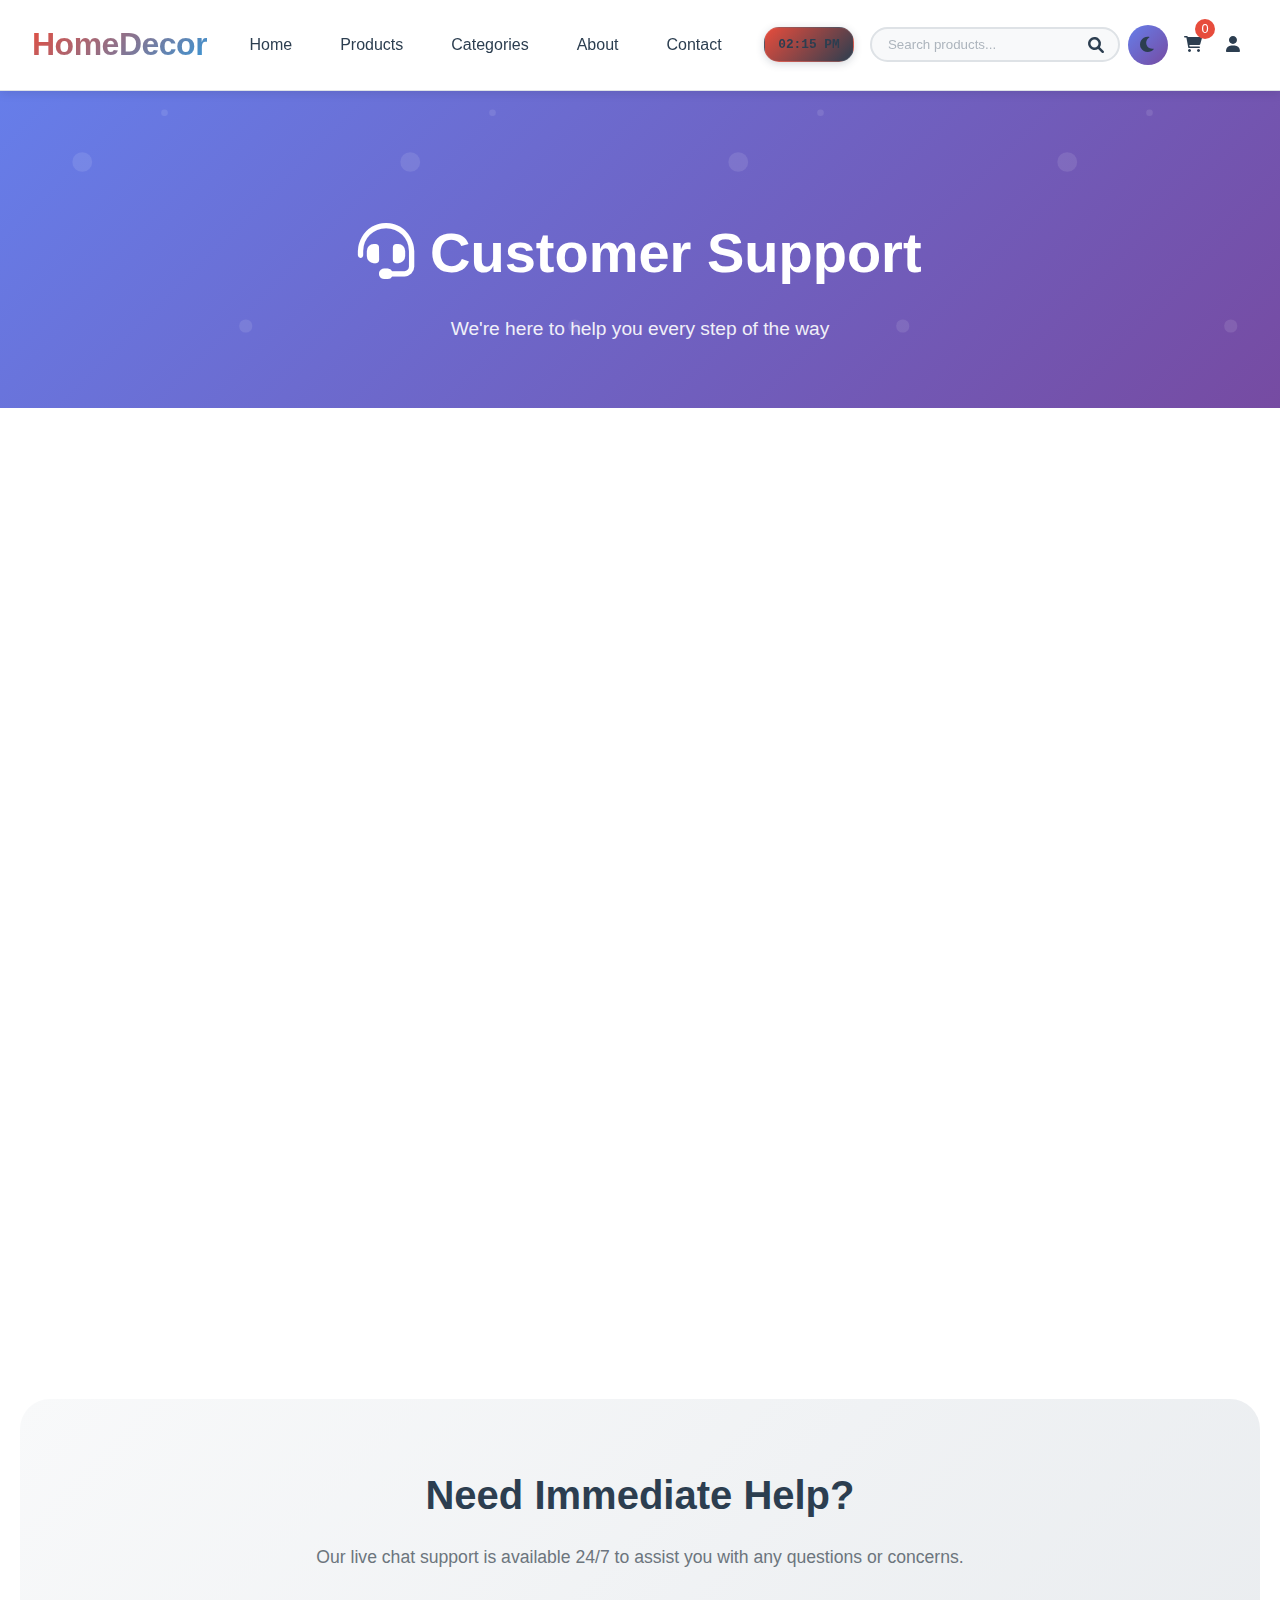
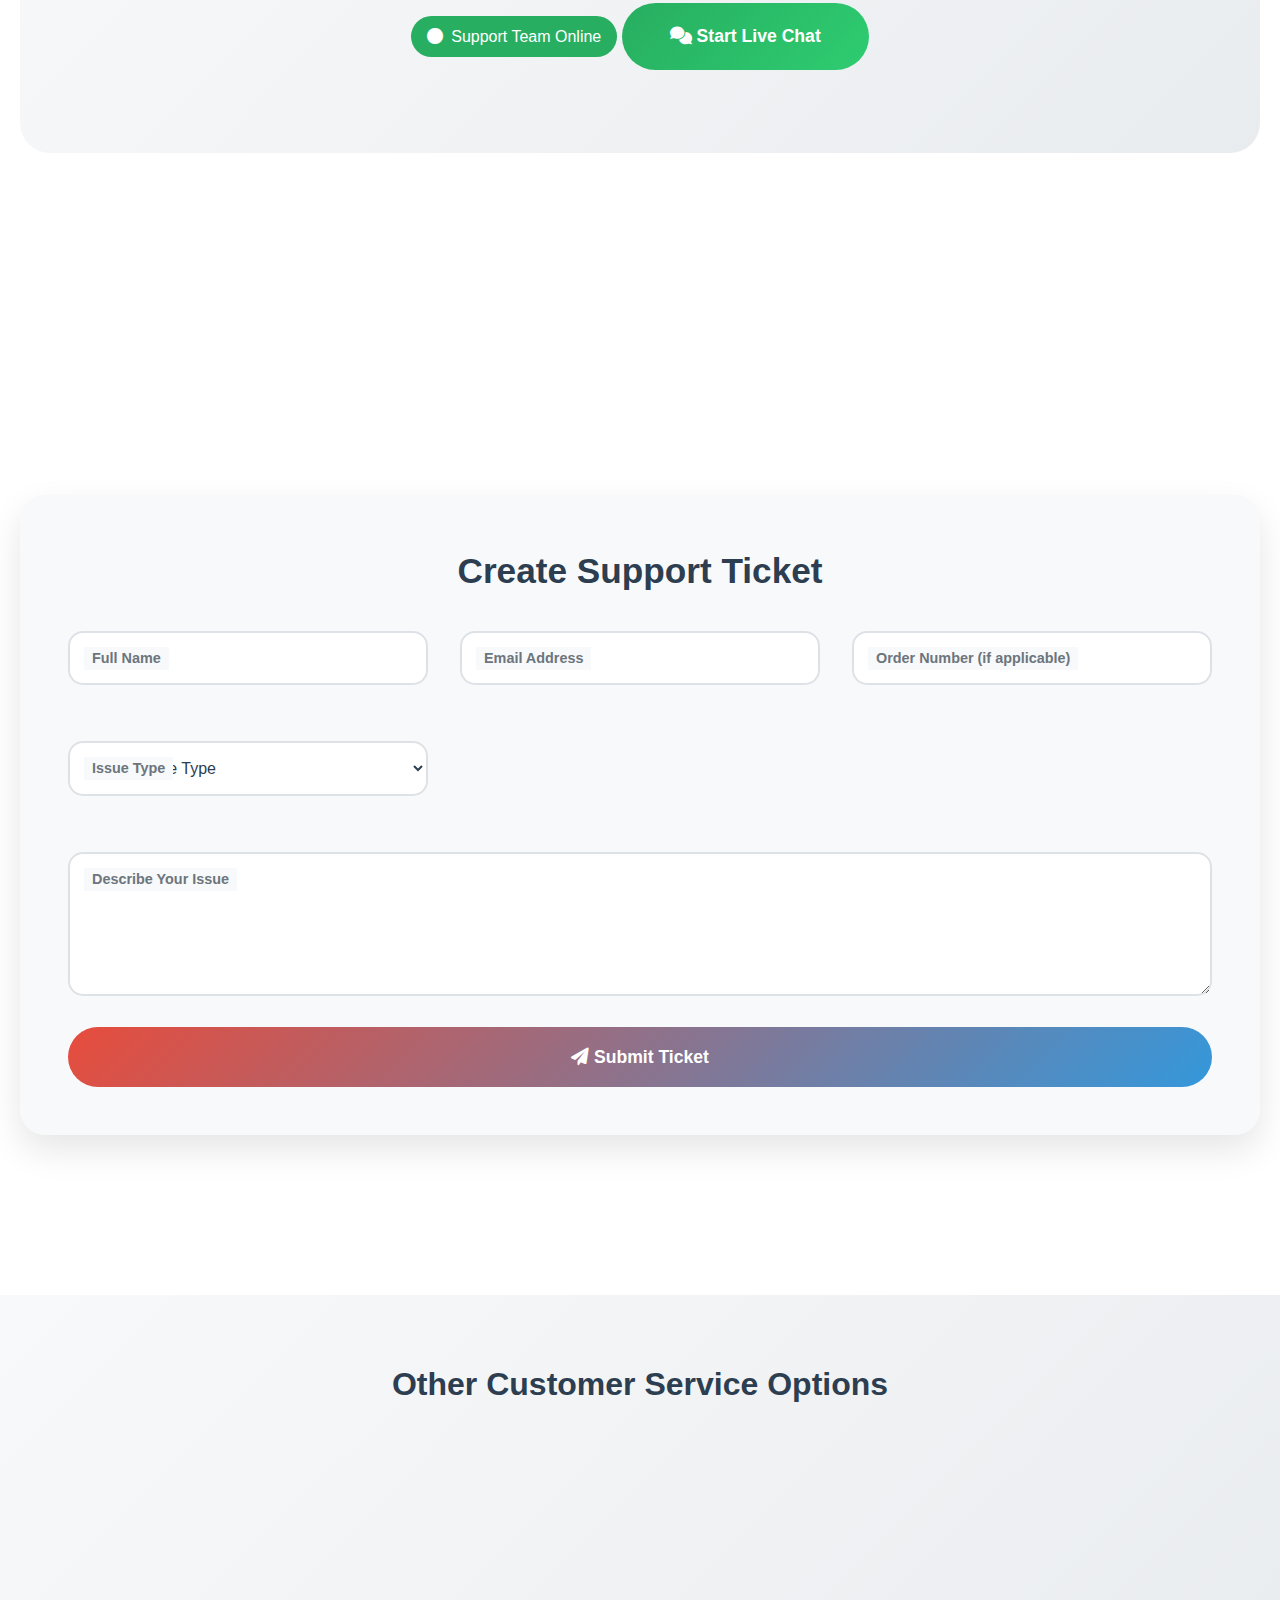
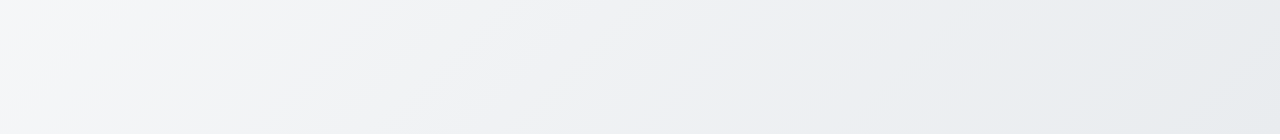
<file: support.html>
<!DOCTYPE html>
<html lang="en">
<head>
    <meta charset="UTF-8">
    <meta name="viewport" content="width=device-width, initial-scale=1.0">
    <title>Customer Support - HomeDecor</title>
    <link rel="stylesheet" href="css/style.css">
    <link rel="stylesheet" href="css/responsive.css">
    <link href="https://cdnjs.cloudflare.com/ajax/libs/font-awesome/6.0.0/css/all.min.css" rel="stylesheet">
    <style>
        .support-hero {
            background: linear-gradient(135deg, #667eea 0%, #764ba2 100%);
            padding: 8rem 0 4rem;
            color: white;
            text-align: center;
            position: relative;
            overflow: hidden;
        }
        
        .support-hero::before {
            content: '';
            position: absolute;
            top: 0;
            left: 0;
            right: 0;
            bottom: 0;
            background: url('data:image/svg+xml,<svg xmlns="http://www.w3.org/2000/svg" viewBox="0 0 100 100"><circle cx="25" cy="25" r="3" fill="rgba(255,255,255,0.1)"/><circle cx="75" cy="75" r="2" fill="rgba(255,255,255,0.1)"/><circle cx="50" cy="10" r="1" fill="rgba(255,255,255,0.1)"/></svg>');
            animation: sparkle 15s infinite linear;
        }
        
        @keyframes sparkle {
            0% { transform: translateY(0px) rotate(0deg); }
            100% { transform: translateY(-100px) rotate(360deg); }
        }
        
        .support-hero h1 {
            font-size: 3.5rem;
            margin-bottom: 1rem;
            animation: heartBeat 1.5s ease-in-out;
        }
        
        .support-hero p {
            font-size: 1.2rem;
            opacity: 0.9;
            animation: fadeInUp 1s ease-out 0.3s both;
        }
        
        .support-content {
            padding: 4rem 0;
            background: var(--bg-primary);
        }
        
        .support-options {
            display: grid;
            grid-template-columns: repeat(auto-fit, minmax(300px, 1fr));
            gap: 2rem;
            margin-bottom: 4rem;
        }
        
        .support-card {
            background: var(--bg-secondary);
            border-radius: 25px;
            padding: 3rem 2rem;
            text-align: center;
            box-shadow: 0 15px 35px var(--shadow-light);
            transition: all 0.4s ease;
            border: 1px solid var(--border-color);
            position: relative;
            overflow: hidden;
            opacity: 0;
            transform: translateY(50px) rotateX(45deg);
            animation: cardReveal 0.8s ease forwards;
        }
        
        .support-card:nth-child(1) { animation-delay: 0.1s; }
        .support-card:nth-child(2) { animation-delay: 0.3s; }
        .support-card:nth-child(3) { animation-delay: 0.5s; }
        .support-card:nth-child(4) { animation-delay: 0.7s; }
        
        @keyframes cardReveal {
            to {
                opacity: 1;
                transform: translateY(0) rotateX(0deg);
            }
        }
        
        .support-card::before {
            content: '';
            position: absolute;
            top: 0;
            left: -100%;
            width: 100%;
            height: 100%;
            background: linear-gradient(90deg, transparent, rgba(255,255,255,0.1), transparent);
            transition: left 0.6s;
        }
        
        .support-card:hover::before {
            left: 100%;
        }
        
        .support-card:hover {
            transform: translateY(-20px) scale(1.05);
            box-shadow: 0 30px 60px var(--shadow-medium);
        }
        
        .support-icon {
            width: 80px;
            height: 80px;
            background: linear-gradient(135deg, #667eea, #764ba2);
            border-radius: 50%;
            display: flex;
            align-items: center;
            justify-content: center;
            margin: 0 auto 2rem;
            color: white;
            font-size: 2rem;
            animation: bounce 2s infinite;
        }
        
        @keyframes bounce {
            0%, 20%, 53%, 80%, 100% {
                transform: translate3d(0,0,0);
            }
            40%, 43% {
                transform: translate3d(0, -30px, 0);
            }
            70% {
                transform: translate3d(0, -15px, 0);
            }
            90% {
                transform: translate3d(0, -4px, 0);
            }
        }
        
        .support-card h3 {
            color: var(--text-primary);
            margin-bottom: 1rem;
            font-size: 1.4rem;
        }
        
        .support-card p {
            color: var(--text-secondary);
            margin-bottom: 2rem;
            line-height: 1.6;
        }
        
        .support-btn {
            background: linear-gradient(135deg, var(--accent-primary), var(--accent-secondary));
            color: white;
            padding: 1rem 2rem;
            border: none;
            border-radius: 50px;
            cursor: pointer;
            transition: all 0.3s ease;
            font-weight: 600;
            text-decoration: none;
            display: inline-block;
        }
        
        .support-btn:hover {
            transform: translateY(-3px);
            box-shadow: 0 10px 25px rgba(231, 76, 60, 0.4);
        }
        
        .live-chat {
            background: linear-gradient(135deg, var(--bg-secondary), var(--bg-tertiary));
            border-radius: 30px;
            padding: 4rem;
            margin: 4rem 0;
            text-align: center;
            position: relative;
        }
        
        .live-chat h2 {
            color: var(--text-primary);
            margin-bottom: 1rem;
            font-size: 2.5rem;
        }
        
        .live-chat p {
            color: var(--text-secondary);
            margin-bottom: 2rem;
            font-size: 1.1rem;
        }
        
        .chat-status {
            display: inline-flex;
            align-items: center;
            gap: 0.5rem;
            background: #27ae60;
            color: white;
            padding: 0.5rem 1rem;
            border-radius: 25px;
            margin-bottom: 2rem;
            animation: pulse 2s infinite;
        }
        
        @keyframes pulse {
            0% {
                box-shadow: 0 0 0 0 rgba(39, 174, 96, 0.7);
            }
            70% {
                box-shadow: 0 0 0 10px rgba(39, 174, 96, 0);
            }
            100% {
                box-shadow: 0 0 0 0 rgba(39, 174, 96, 0);
            }
        }
        
        .chat-btn {
            background: linear-gradient(135deg, #27ae60, #2ecc71);
            color: white;
            padding: 1.2rem 3rem;
            border: none;
            border-radius: 50px;
            cursor: pointer;
            transition: all 0.3s ease;
            font-weight: 600;
            font-size: 1.1rem;
            text-decoration: none;
            display: inline-block;
        }
        
        .chat-btn:hover {
            transform: translateY(-5px) scale(1.05);
            box-shadow: 0 15px 35px rgba(39, 174, 96, 0.4);
        }
        
        .contact-methods {
            display: grid;
            grid-template-columns: repeat(auto-fit, minmax(250px, 1fr));
            gap: 2rem;
            margin: 4rem 0;
        }
        
        .contact-method {
            background: var(--bg-secondary);
            border-radius: 20px;
            padding: 2rem;
            text-align: center;
            box-shadow: 0 10px 30px var(--shadow-light);
            transition: all 0.3s ease;
            border: 1px solid var(--border-color);
            opacity: 0;
            transform: scale(0.8);
            animation: methodPop 0.6s ease forwards;
        }
        
        .contact-method:nth-child(1) { animation-delay: 0.2s; }
        .contact-method:nth-child(2) { animation-delay: 0.4s; }
        .contact-method:nth-child(3) { animation-delay: 0.6s; }
        
        @keyframes methodPop {
            to {
                opacity: 1;
                transform: scale(1);
            }
        }
        
        .contact-method:hover {
            transform: translateY(-10px);
        }
        
        .contact-method i {
            font-size: 2.5rem;
            color: var(--accent-primary);
            margin-bottom: 1rem;
        }
        
        .contact-method h4 {
            color: var(--text-primary);
            margin-bottom: 0.5rem;
        }
        
        .contact-method p {
            color: var(--text-secondary);
            font-size: 0.9rem;
        }
        
        .ticket-form {
            background: var(--bg-secondary);
            border-radius: 25px;
            padding: 3rem;
            margin: 4rem 0;
            box-shadow: 0 15px 35px var(--shadow-light);
        }
        
        .ticket-form h2 {
            color: var(--text-primary);
            margin-bottom: 2rem;
            text-align: center;
            font-size: 2.2rem;
        }
        
        .form-grid {
            display: grid;
            grid-template-columns: repeat(auto-fit, minmax(300px, 1fr));
            gap: 2rem;
            margin-bottom: 2rem;
        }
        
        .form-group {
            position: relative;
        }
        
        .form-group label {
            position: absolute;
            top: 1rem;
            left: 1rem;
            color: var(--text-secondary);
            transition: all 0.3s ease;
            pointer-events: none;
            background: var(--bg-secondary);
            padding: 0 0.5rem;
        }
        
        .form-group input,
        .form-group select,
        .form-group textarea {
            width: 100%;
            padding: 1rem;
            border: 2px solid var(--border-color);
            border-radius: 15px;
            background: var(--bg-primary);
            color: var(--text-primary);
            font-size: 1rem;
            transition: all 0.3s ease;
        }
        
        .form-group input:focus,
        .form-group select:focus,
        .form-group textarea:focus {
            border-color: var(--accent-primary);
            outline: none;
            box-shadow: 0 0 20px rgba(231, 76, 60, 0.2);
        }
        
        .form-group input:focus + label,
        .form-group input:not(:placeholder-shown) + label,
        .form-group select:focus + label,
        .form-group textarea:focus + label,
        .form-group textarea:not(:placeholder-shown) + label {
            top: -0.5rem;
            left: 0.8rem;
            font-size: 0.8rem;
            color: var(--accent-primary);
            font-weight: bold;
        }
        
        .submit-btn {
            background: linear-gradient(135deg, var(--accent-primary), var(--accent-secondary));
            color: white;
            padding: 1.2rem 3rem;
            border: none;
            border-radius: 50px;
            cursor: pointer;
            transition: all 0.3s ease;
            font-weight: 600;
            font-size: 1.1rem;
            width: 100%;
        }
        
        .submit-btn:hover {
            transform: translateY(-3px);
            box-shadow: 0 15px 35px rgba(231, 76, 60, 0.4);
        }
        
        @keyframes heartBeat {
            0% {
                transform: scale(1);
            }
            14% {
                transform: scale(1.3);
            }
            28% {
                transform: scale(1);
            }
            42% {
                transform: scale(1.3);
            }
            70% {
                transform: scale(1);
            }
        }
        
        @keyframes fadeInUp {
            from {
                opacity: 0;
                transform: translate3d(0, 100%, 0);
            }
            to {
                opacity: 1;
                transform: translate3d(0, 0, 0);
            }
        }
    </style>
</head>
<body>
    <!-- Header -->
    <header class="header">
        <nav class="navbar">
            <div class="nav-container">
                <div class="nav-logo" onclick="window.location.href='index.html'" style="cursor: pointer;">
                    <h2>HomeDecor</h2>
                </div>
                <ul class="nav-menu">
                    <li><a href="index.html">Home</a></li>
                    <li><a href="products.html">Products</a></li>
                    <li><a href="categories.html">Categories</a></li>
                    <li><a href="about.html">About</a></li>
                    <li><a href="contact.html">Contact</a></li>
                </ul>
                <div class="nav-icons">
                    <div class="live-clock" id="liveClock"></div>
                    <div class="search-box">
                        <input type="text" placeholder="Search products..." id="searchInput">
                        <i class="fas fa-search"></i>
                    </div>
                    <div class="dark-mode-toggle" onclick="toggleDarkMode()" title="Toggle Dark Mode">
                        <i class="fas fa-moon" id="darkModeIcon"></i>
                    </div>
                    <div class="cart-icon" onclick="toggleCart()">
                        <i class="fas fa-shopping-cart"></i>
                        <span class="cart-count" id="cartCount">0</span>
                    </div>
                    <div class="user-icon" onclick="toggleUserMenu()">
                        <i class="fas fa-user"></i>
                        <div class="user-menu" id="userMenu">
                            <a href="admin.html"><i class="fas fa-cog"></i> Admin Panel</a>
                            <a href="login.html"><i class="fas fa-sign-in-alt"></i> Login</a>
                            <a href="register.html"><i class="fas fa-user-plus"></i> Register</a>
                            <a href="#" onclick="showProfile()"><i class="fas fa-user-circle"></i> Profile</a>
                        </div>
                    </div>
                </div>
            </div>
        </nav>
    </header>

    <!-- Support Hero Section -->
    <section class="support-hero">
        <div class="container">
            <h1><i class="fas fa-headset"></i> Customer Support</h1>
            <p>We're here to help you every step of the way</p>
        </div>
    </section>

    <!-- Support Content -->
    <section class="support-content">
        <div class="container">
            <!-- Support Options -->
            <div class="support-options">
                <div class="support-card">
                    <div class="support-icon">
                        <i class="fas fa-comments"></i>
                    </div>
                    <h3>Live Chat</h3>
                    <p>Get instant help from our support team. Available 24/7 for immediate assistance with your questions.</p>
                    <a href="#" class="support-btn" onclick="startLiveChat()">Start Chat</a>
                </div>
                
                <div class="support-card">
                    <div class="support-icon">
                        <i class="fas fa-phone"></i>
                    </div>
                    <h3>Phone Support</h3>
                    <p>Speak directly with our customer service representatives. Call us for personalized assistance.</p>
                    <a href="tel:+1555123456" class="support-btn">Call Now</a>
                </div>
                
                <div class="support-card">
                    <div class="support-icon">
                        <i class="fas fa-envelope"></i>
                    </div>
                    <h3>Email Support</h3>
                    <p>Send us detailed questions and we'll respond within 24 hours with comprehensive solutions.</p>
                    <a href="mailto:support@homedecor.com" class="support-btn">Send Email</a>
                </div>
                
                <div class="support-card">
                    <div class="support-icon">
                        <i class="fas fa-ticket-alt"></i>
                    </div>
                    <h3>Support Ticket</h3>
                    <p>Create a support ticket for complex issues. Track progress and get detailed assistance.</p>
                    <a href="#ticket-form" class="support-btn">Create Ticket</a>
                </div>
            </div>

            <!-- Live Chat Section -->
            <div class="live-chat">
                <h2>Need Immediate Help?</h2>
                <p>Our live chat support is available 24/7 to assist you with any questions or concerns.</p>
                <div class="chat-status">
                    <i class="fas fa-circle"></i>
                    <span>Support Team Online</span>
                </div>
                <a href="#" class="chat-btn" onclick="startLiveChat()">
                    <i class="fas fa-comments"></i> Start Live Chat
                </a>
            </div>

            <!-- Contact Methods -->
            <div class="contact-methods">
                <div class="contact-method">
                    <i class="fas fa-clock"></i>
                    <h4>Business Hours</h4>
                    <p>Monday - Friday: 9AM - 8PM<br>
                    Saturday: 10AM - 6PM<br>
                    Sunday: 12PM - 5PM</p>
                </div>
                
                <div class="contact-method">
                    <i class="fas fa-map-marker-alt"></i>
                    <h4>Visit Our Store</h4>
                    <p>123 Design Street<br>
                    New York, NY 10001<br>
                    United States</p>
                </div>
                
                <div class="contact-method">
                    <i class="fas fa-globe"></i>
                    <h4>Social Media</h4>
                    <p>Follow us for updates and quick support on Facebook, Twitter, and Instagram</p>
                </div>
            </div>

            <!-- Support Ticket Form -->
            <div class="ticket-form" id="ticket-form">
                <h2>Create Support Ticket</h2>
                <form id="supportTicketForm">
                    <div class="form-grid">
                        <div class="form-group">
                            <input type="text" placeholder=" " required>
                            <label>Full Name</label>
                        </div>
                        
                        <div class="form-group">
                            <input type="email" placeholder=" " required>
                            <label>Email Address</label>
                        </div>
                        
                        <div class="form-group">
                            <input type="text" placeholder=" ">
                            <label>Order Number (if applicable)</label>
                        </div>
                        
                        <div class="form-group">
                            <select required>
                                <option value="">Select Issue Type</option>
                                <option value="order">Order Issue</option>
                                <option value="shipping">Shipping Problem</option>
                                <option value="return">Return/Exchange</option>
                                <option value="product">Product Question</option>
                                <option value="technical">Technical Issue</option>
                                <option value="other">Other</option>
                            </select>
                            <label>Issue Type</label>
                        </div>
                    </div>
                    
                    <div class="form-group">
                        <textarea rows="6" placeholder=" " required></textarea>
                        <label>Describe Your Issue</label>
                    </div>
                    
                    <button type="submit" class="submit-btn">
                        <i class="fas fa-paper-plane"></i> Submit Ticket
                    </button>
                </form>
            </div>
        </div>
    </section>

    <!-- Customer Service Navigation -->
    <section class="cs-navigation">
        <div class="container">
            <h3>Other Customer Service Options</h3>
            <div class="cs-nav-grid">
                <a href="shipping-info.html" class="cs-nav-card">
                    <div class="cs-nav-icon">
                        <i class="fas fa-shipping-fast"></i>
                    </div>
                    <h4>Shipping Information</h4>
                    <p>Fast & reliable delivery</p>
                </a>
                
                <a href="returns.html" class="cs-nav-card">
                    <div class="cs-nav-icon">
                        <i class="fas fa-undo-alt"></i>
                    </div>
                    <h4>Returns & Exchanges</h4>
                    <p>Easy 30-day return policy</p>
                </a>
                
                <a href="size-guide.html" class="cs-nav-card">
                    <div class="cs-nav-icon">
                        <i class="fas fa-ruler-combined"></i>
                    </div>
                    <h4>Size Guide</h4>
                    <p>Find your perfect fit</p>
                </a>
                
                <a href="faq.html" class="cs-nav-card">
                    <div class="cs-nav-icon">
                        <i class="fas fa-question-circle"></i>
                    </div>
                    <h4>FAQ</h4>
                    <p>Common questions answered</p>
                </a>
            </div>
        </div>
    </section>

    <style>
        .cs-navigation {
            background: linear-gradient(135deg, var(--bg-secondary), var(--bg-tertiary));
            padding: 4rem 0;
            margin-top: 2rem;
        }
        
        .cs-navigation h3 {
            text-align: center;
            color: var(--text-primary);
            margin-bottom: 3rem;
            font-size: 2rem;
        }
        
        .cs-nav-grid {
            display: grid;
            grid-template-columns: repeat(auto-fit, minmax(250px, 1fr));
            gap: 2rem;
        }
        
        .cs-nav-card {
            background: var(--bg-primary);
            border-radius: 20px;
            padding: 2rem;
            text-align: center;
            text-decoration: none;
            transition: all 0.3s ease;
            box-shadow: 0 10px 30px var(--shadow-light);
            border: 1px solid var(--border-color);
            opacity: 0;
            transform: translateY(30px);
            animation: navCardSlide 0.6s ease forwards;
        }
        
        .cs-nav-card:nth-child(1) { animation-delay: 0.1s; }
        .cs-nav-card:nth-child(2) { animation-delay: 0.2s; }
        .cs-nav-card:nth-child(3) { animation-delay: 0.3s; }
        .cs-nav-card:nth-child(4) { animation-delay: 0.4s; }
        
        @keyframes navCardSlide {
            to {
                opacity: 1;
                transform: translateY(0);
            }
        }
        
        .cs-nav-card:hover {
            transform: translateY(-10px) scale(1.05);
            box-shadow: 0 20px 40px var(--shadow-medium);
        }
        
        .cs-nav-icon {
            width: 60px;
            height: 60px;
            background: linear-gradient(135deg, #667eea, #764ba2);
            border-radius: 50%;
            display: flex;
            align-items: center;
            justify-content: center;
            margin: 0 auto 1.5rem;
            color: white;
            font-size: 1.5rem;
            transition: all 0.3s ease;
        }
        
        .cs-nav-card:hover .cs-nav-icon {
            transform: rotate(360deg) scale(1.1);
        }
        
        .cs-nav-card h4 {
            color: var(--text-primary);
            margin-bottom: 0.5rem;
            font-size: 1.2rem;
        }
        
        .cs-nav-card p {
            color: var(--text-secondary);
            font-size: 0.9rem;
        }
    </style>

    <script src="js/main.js"></script>
    <script>
        function startLiveChat() {
            // Simulate live chat opening
            alert('Live chat would open here! This is a demo - in a real implementation, this would connect to your chat system.');
        }

        // Form submission
        document.getElementById('supportTicketForm').addEventListener('submit', function(e) {
            e.preventDefault();
            
            // Simulate form submission
            const submitBtn = this.querySelector('.submit-btn');
            const originalText = submitBtn.innerHTML;
            
            submitBtn.innerHTML = '<i class="fas fa-spinner fa-spin"></i> Submitting...';
            submitBtn.disabled = true;
            
            setTimeout(() => {
                alert('Support ticket submitted successfully! You will receive a confirmation email shortly.');
                this.reset();
                submitBtn.innerHTML = originalText;
                submitBtn.disabled = false;
            }, 2000);
        });

        // Smooth scroll to ticket form
        document.querySelectorAll('a[href="#ticket-form"]').forEach(link => {
            link.addEventListener('click', function(e) {
                e.preventDefault();
                document.getElementById('ticket-form').scrollIntoView({
                    behavior: 'smooth'
                });
            });
        });
    </script>
</body>
</html>
</file>
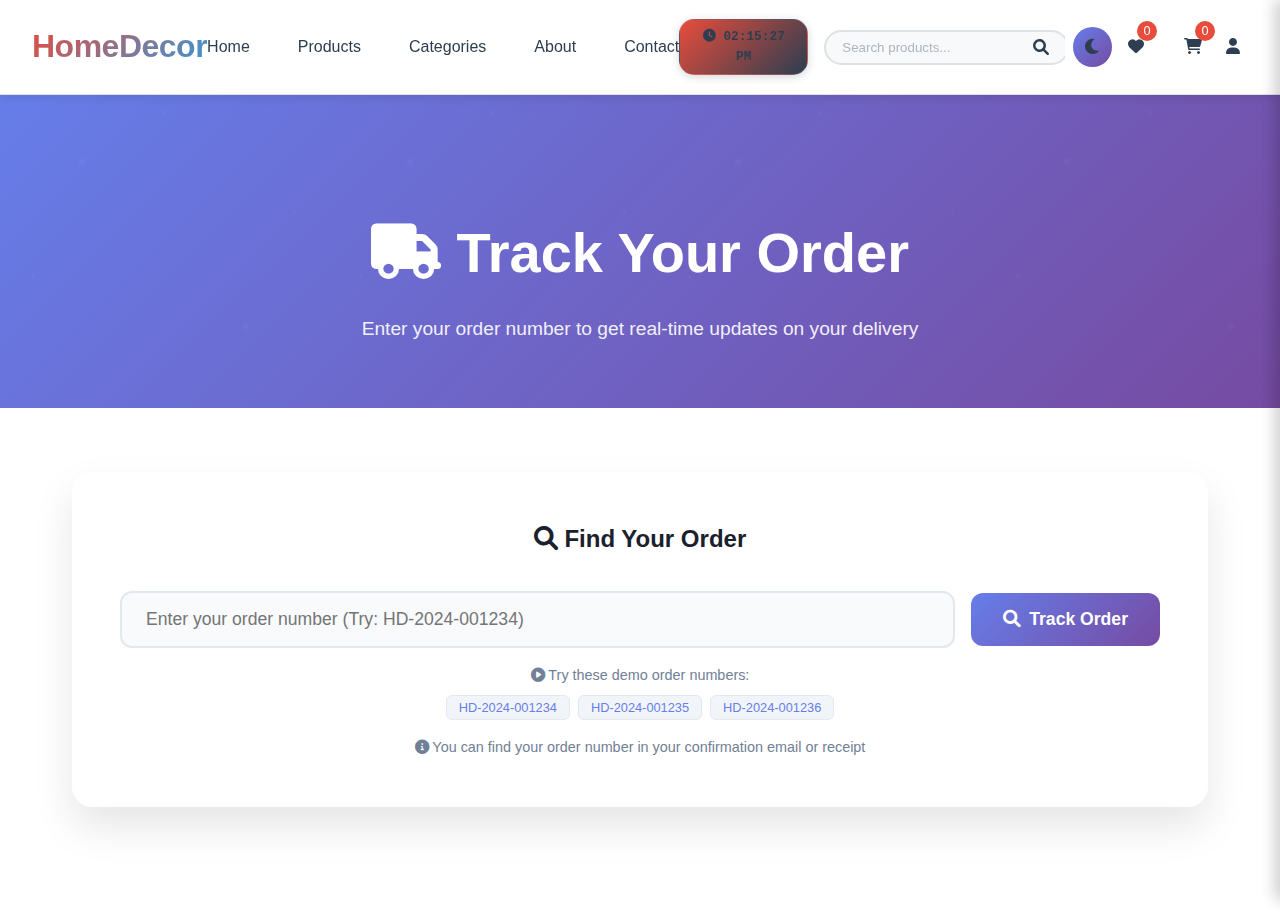
<file: track-order.html>
<!DOCTYPE html>
<html lang="en">
<head>
    <meta charset="UTF-8">
    <meta name="viewport" content="width=device-width, initial-scale=1.0">
    <title>Track Your Order - HomeDecor</title>
    <link rel="stylesheet" href="css/style.css">
    <link rel="stylesheet" href="css/responsive.css">
    <link href="https://cdnjs.cloudflare.com/ajax/libs/font-awesome/6.0.0/css/all.min.css" rel="stylesheet">
    <style>
        /* Track Order Page Styles */
        .track-hero {
            background: linear-gradient(135deg, #667eea 0%, #764ba2 100%);
            padding: 8rem 0 4rem;
            color: white;
            text-align: center;
            position: relative;
            overflow: hidden;
        }

        .track-hero::before {
            content: '';
            position: absolute;
            top: 0;
            left: 0;
            right: 0;
            bottom: 0;
            background: url('data:image/svg+xml,<svg xmlns="http://www.w3.org/2000/svg" viewBox="0 0 100 100"><defs><pattern id="grain" width="100" height="100" patternUnits="userSpaceOnUse"><circle cx="25" cy="25" r="1" fill="rgba(255,255,255,0.1)"/><circle cx="75" cy="75" r="1" fill="rgba(255,255,255,0.1)"/><circle cx="50" cy="10" r="0.5" fill="rgba(255,255,255,0.1)"/><circle cx="10" cy="60" r="0.5" fill="rgba(255,255,255,0.1)"/><circle cx="90" cy="40" r="0.5" fill="rgba(255,255,255,0.1)"/></pattern></defs><rect width="100" height="100" fill="url(%23grain)"/></svg>');
            opacity: 0.3;
        }

        .track-hero h1 {
            font-size: 3.5rem;
            margin-bottom: 1rem;
            position: relative;
            z-index: 2;
            animation: slideInDown 1s ease-out;
        }

        .track-hero p {
            font-size: 1.2rem;
            opacity: 0.9;
            position: relative;
            z-index: 2;
            animation: fadeInUp 1s ease-out 0.3s both;
        }

        @keyframes slideInDown {
            from {
                opacity: 0;
                transform: translateY(-50px);
            }
            to {
                opacity: 1;
                transform: translateY(0);
            }
        }

        @keyframes fadeInUp {
            from {
                opacity: 0;
                transform: translateY(30px);
            }
            to {
                opacity: 1;
                transform: translateY(0);
            }
        }

        .track-container {
            max-width: 1200px;
            margin: 0 auto;
            padding: 4rem 2rem;
        }

        .track-search {
            background: white;
            border-radius: 20px;
            padding: 3rem;
            box-shadow: 0 20px 40px rgba(0, 0, 0, 0.1);
            margin-bottom: 3rem;
            animation: slideInUp 1s ease-out 0.5s both;
        }

        @keyframes slideInUp {
            from {
                opacity: 0;
                transform: translateY(50px);
            }
            to {
                opacity: 1;
                transform: translateY(0);
            }
        }

        .search-form {
            display: flex;
            gap: 1rem;
            align-items: center;
            flex-wrap: wrap;
        }

        .search-input {
            flex: 1;
            min-width: 300px;
            padding: 1rem 1.5rem;
            border: 2px solid #e2e8f0;
            border-radius: 12px;
            font-size: 1.1rem;
            transition: all 0.3s ease;
            background: #f8fafc;
        }

        .search-input:focus {
            outline: none;
            border-color: #667eea;
            background: white;
            box-shadow: 0 0 0 3px rgba(102, 126, 234, 0.1);
        }

        .search-btn {
            padding: 1rem 2rem;
            background: linear-gradient(135deg, #667eea 0%, #764ba2 100%);
            color: white;
            border: none;
            border-radius: 12px;
            font-size: 1.1rem;
            font-weight: 600;
            cursor: pointer;
            transition: all 0.3s ease;
            display: flex;
            align-items: center;
            gap: 0.5rem;
        }

        .search-btn:hover {
            transform: translateY(-2px);
            box-shadow: 0 10px 25px rgba(102, 126, 234, 0.3);
        }

        .order-status {
            background: white;
            border-radius: 20px;
            padding: 3rem;
            box-shadow: 0 20px 40px rgba(0, 0, 0, 0.1);
            margin-bottom: 3rem;
            display: none;
            animation: fadeIn 1s ease-out;
        }

        .order-status.show {
            display: block;
        }

        @keyframes fadeIn {
            from { opacity: 0; }
            to { opacity: 1; }
        }

        .order-header {
            display: flex;
            justify-content: space-between;
            align-items: center;
            margin-bottom: 2rem;
            flex-wrap: wrap;
            gap: 1rem;
        }

        .order-number {
            font-size: 1.5rem;
            font-weight: 700;
            color: #1a202c;
        }

        .order-date {
            color: #718096;
            font-size: 1rem;
        }

        .status-badge {
            padding: 0.5rem 1rem;
            border-radius: 25px;
            font-weight: 600;
            font-size: 0.9rem;
            text-transform: uppercase;
            letter-spacing: 0.5px;
        }

        .status-processing {
            background: #fef3c7;
            color: #92400e;
        }

        .status-shipped {
            background: #dbeafe;
            color: #1e40af;
        }

        .status-delivered {
            background: #d1fae5;
            color: #065f46;
        }

        .status-cancelled {
            background: #fee2e2;
            color: #991b1b;
        }

        .progress-tracker {
            margin: 3rem 0;
            position: relative;
        }

        .progress-line {
            position: absolute;
            top: 25px;
            left: 25px;
            right: 25px;
            height: 4px;
            background: #e2e8f0;
            border-radius: 2px;
        }

        .progress-fill {
            height: 100%;
            background: linear-gradient(90deg, #667eea, #764ba2);
            border-radius: 2px;
            transition: width 1s ease-out;
        }

        .progress-steps {
            display: flex;
            justify-content: space-between;
            position: relative;
            z-index: 2;
        }

        .progress-step {
            display: flex;
            flex-direction: column;
            align-items: center;
            text-align: center;
            flex: 1;
        }

        .step-icon {
            width: 50px;
            height: 50px;
            border-radius: 50%;
            display: flex;
            align-items: center;
            justify-content: center;
            font-size: 1.2rem;
            margin-bottom: 1rem;
            transition: all 0.3s ease;
            position: relative;
        }

        .step-icon.completed {
            background: linear-gradient(135deg, #667eea, #764ba2);
            color: white;
            transform: scale(1.1);
        }

        .step-icon.active {
            background: #667eea;
            color: white;
            animation: pulse 2s infinite;
        }

        .step-icon.pending {
            background: #f1f5f9;
            color: #94a3b8;
            border: 2px solid #e2e8f0;
        }

        @keyframes pulse {
            0% { box-shadow: 0 0 0 0 rgba(102, 126, 234, 0.7); }
            70% { box-shadow: 0 0 0 10px rgba(102, 126, 234, 0); }
            100% { box-shadow: 0 0 0 0 rgba(102, 126, 234, 0); }
        }

        .step-title {
            font-weight: 600;
            color: #1a202c;
            margin-bottom: 0.5rem;
        }

        .step-date {
            font-size: 0.9rem;
            color: #718096;
        }

        .order-details {
            display: grid;
            grid-template-columns: 1fr 1fr;
            gap: 3rem;
            margin-top: 3rem;
        }

        .detail-section {
            background: #f8fafc;
            padding: 2rem;
            border-radius: 15px;
        }

        .detail-title {
            font-size: 1.3rem;
            font-weight: 700;
            color: #1a202c;
            margin-bottom: 1.5rem;
            display: flex;
            align-items: center;
            gap: 0.5rem;
        }

        .detail-item {
            display: flex;
            justify-content: space-between;
            align-items: center;
            padding: 0.75rem 0;
            border-bottom: 1px solid #e2e8f0;
        }

        .detail-item:last-child {
            border-bottom: none;
        }

        .detail-label {
            color: #718096;
            font-weight: 500;
        }

        .detail-value {
            color: #1a202c;
            font-weight: 600;
        }

        .product-item {
            display: flex;
            align-items: center;
            gap: 1rem;
            padding: 1rem;
            background: white;
            border-radius: 12px;
            margin-bottom: 1rem;
            box-shadow: 0 2px 8px rgba(0, 0, 0, 0.05);
        }

        .product-image {
            width: 60px;
            height: 60px;
            border-radius: 8px;
            object-fit: cover;
        }

        .product-info {
            flex: 1;
        }

        .product-name {
            font-weight: 600;
            color: #1a202c;
            margin-bottom: 0.25rem;
        }

        .product-price {
            color: #667eea;
            font-weight: 600;
        }

        .contact-support {
            background: linear-gradient(135deg, #667eea 0%, #764ba2 100%);
            color: white;
            padding: 2rem;
            border-radius: 15px;
            text-align: center;
            margin-top: 3rem;
        }

        .contact-support h3 {
            margin-bottom: 1rem;
        }

        .support-buttons {
            display: flex;
            gap: 1rem;
            justify-content: center;
            flex-wrap: wrap;
        }

        .support-btn {
            padding: 0.75rem 1.5rem;
            background: rgba(255, 255, 255, 0.2);
            color: white;
            border: 2px solid rgba(255, 255, 255, 0.3);
            border-radius: 10px;
            text-decoration: none;
            font-weight: 600;
            transition: all 0.3s ease;
            display: flex;
            align-items: center;
            gap: 0.5rem;
        }

        .support-btn:hover {
            background: rgba(255, 255, 255, 0.3);
            border-color: rgba(255, 255, 255, 0.5);
            transform: translateY(-2px);
        }

        /* Mobile Responsiveness */
        @media (max-width: 768px) {
            .track-hero h1 {
                font-size: 2.5rem;
            }

            .search-form {
                flex-direction: column;
            }

            .search-input {
                min-width: 100%;
            }

            .order-header {
                flex-direction: column;
                text-align: center;
            }

            .order-details {
                grid-template-columns: 1fr;
                gap: 2rem;
            }

            .progress-steps {
                flex-wrap: wrap;
                gap: 2rem;
            }

            .progress-step {
                flex: 0 0 calc(50% - 1rem);
            }

            .progress-line {
                display: none;
            }

            .support-buttons {
                flex-direction: column;
            }
        }

        /* Loading Animation */
        .loading {
            display: flex;
            justify-content: center;
            align-items: center;
            padding: 3rem;
        }

        .spinner {
            width: 40px;
            height: 40px;
            border: 4px solid #e2e8f0;
            border-top: 4px solid #667eea;
            border-radius: 50%;
            animation: spin 1s linear infinite;
        }

        @keyframes spin {
            0% { transform: rotate(0deg); }
            100% { transform: rotate(360deg); }
        }
    </style>
</head>
<body>
    <!-- Header -->
    <header class="header">
        <nav class="navbar">
            <div class="nav-container">
                <div class="nav-logo" onclick="window.location.href='index.html'" style="cursor: pointer;">
                    <h2>HomeDecor</h2>
                </div>
                <ul class="nav-menu">
                    <li><a href="index.html">Home</a></li>
                    <li><a href="products.html">Products</a></li>
                    <li><a href="categories.html">Categories</a></li>
                    <li><a href="about.html">About</a></li>
                    <li><a href="contact.html">Contact</a></li>
                </ul>
                <div class="nav-icons">
                    <div class="live-clock" id="liveClock"></div>
                    <div class="search-box">
                        <input type="text" placeholder="Search products..." id="searchInput">
                        <i class="fas fa-search"></i>
                    </div>
                    <div class="dark-mode-toggle" onclick="toggleDarkMode()" title="Toggle Dark Mode">
                        <i class="fas fa-moon" id="darkModeIcon"></i>
                    </div>
                    <div class="wishlist-icon" onclick="toggleWishlist()">
                        <i class="fas fa-heart"></i>
                        <span class="wishlist-count" id="wishlistCount">0</span>
                    </div>
                    <div class="cart-icon" onclick="toggleCart()">
                        <i class="fas fa-shopping-cart"></i>
                        <span class="cart-count" id="cartCount">0</span>
                    </div>
                    <div class="user-icon" onclick="toggleUserMenu()">
                        <i class="fas fa-user"></i>
                        <div class="user-menu" id="userMenu">
                            <a href="admin.html"><i class="fas fa-cog"></i> Admin Panel</a>
                            <a href="login.html"><i class="fas fa-sign-in-alt"></i> Login</a>
                            <a href="register.html"><i class="fas fa-user-plus"></i> Register</a>
                            <a href="#" onclick="showProfile()"><i class="fas fa-user-circle"></i> Profile</a>
                            <a href="#" onclick="showComparison()"><i class="fas fa-balance-scale"></i> Compare Products</a>
                            <a href="track-order.html" class="active"><i class="fas fa-truck"></i> Track Orders</a>
                        </div>
                    </div>
                </div>
                <div class="hamburger" onclick="toggleMobileMenu()">
                    <span></span>
                    <span></span>
                    <span></span>
                </div>
            </div>
        </nav>
    </header>

    <!-- Track Hero -->
    <section class="track-hero">
        <div class="container">
            <h1><i class="fas fa-truck"></i> Track Your Order</h1>
            <p>Enter your order number to get real-time updates on your delivery</p>
        </div>
    </section>

    <!-- Track Container -->
    <div class="track-container">
        <!-- Search Form -->
        <div class="track-search">
            <h2 style="text-align: center; margin-bottom: 2rem; color: #1a202c;">
                <i class="fas fa-search"></i> Find Your Order
            </h2>
            <form class="search-form" onsubmit="trackOrder(event)">
                <input 
                    type="text" 
                    class="search-input" 
                    id="orderNumber" 
                    placeholder="Enter your order number (e.g., HD-2024-001234)"
                    required
                >
                <button type="submit" class="search-btn">
                    <i class="fas fa-search"></i>
                    Track Order
                </button>
            </form>
            <p style="text-align: center; margin-top: 1rem; color: #718096; font-size: 0.9rem;">
                <i class="fas fa-info-circle"></i> 
                You can find your order number in your confirmation email or receipt
            </p>
        </div>

        <!-- Loading -->
        <div class="loading" id="loadingSpinner" style="display: none;">
            <div class="spinner"></div>
        </div>

        <!-- Order Status -->
        <div class="order-status" id="orderStatus">
            <!-- Order status will be populated by JavaScript -->
        </div>
    </div>

    <!-- Cart Sidebar -->
    <div class="cart-sidebar" id="cartSidebar">
        <div class="cart-header">
            <h3><i class="fas fa-shopping-cart"></i> Shopping Cart</h3>
            <button class="close-cart" onclick="toggleCart()">&times;</button>
        </div>
        <div class="cart-items" id="cartItems">
            <!-- Cart items will be added dynamically -->
        </div>
        <div class="cart-footer">
            <div class="cart-total">
                Total: $<span id="cartTotal">0.00</span>
            </div>
            <button class="checkout-btn" onclick="proceedToCheckout()">
                <i class="fas fa-credit-card"></i> Proceed to Checkout
            </button>
        </div>
    </div>

    <!-- Wishlist Sidebar -->
    <div class="wishlist-sidebar" id="wishlistSidebar">
        <div class="wishlist-header">
            <h3><i class="fas fa-heart"></i> Wishlist</h3>
            <button class="close-wishlist" onclick="toggleWishlist()">&times;</button>
        </div>
        <div class="wishlist-items" id="wishlistItems">
            <!-- Wishlist items will be added dynamically -->
        </div>
    </div>

    <script src="js/cart.js"></script>
    <script>
        // Sample order data
        const sampleOrders = {
            'HD-2024-001234': {
                orderNumber: 'HD-2024-001234',
                orderDate: 'March 15, 2024',
                status: 'shipped',
                estimatedDelivery: 'March 20, 2024',
                currentStep: 2,
                trackingNumber: 'TRK789456123',
                carrier: 'FedEx',
                shippingAddress: '123 Main Street, New York, NY 10001',
                products: [
                    {
                        name: 'Modern Sofa Set',
                        price: '$899.99',
                        quantity: 1,
                        image: 'https://images.unsplash.com/photo-1555041469-a586c61ea9bc?w=100&h=100&fit=crop'
                    },
                    {
                        name: 'Coffee Table',
                        price: '$299.99',
                        quantity: 1,
                        image: 'https://images.unsplash.com/photo-1586023492125-27b2c045efd7?w=100&h=100&fit=crop'
                    }
                ],
                total: '$1,199.98',
                steps: [
                    { title: 'Order Placed', date: 'Mar 15, 2024', completed: true },
                    { title: 'Processing', date: 'Mar 16, 2024', completed: true },
                    { title: 'Shipped', date: 'Mar 17, 2024', completed: true },
                    { title: 'Out for Delivery', date: 'Mar 20, 2024', completed: false },
                    { title: 'Delivered', date: 'Pending', completed: false }
                ]
            },
            'HD-2024-001235': {
                orderNumber: 'HD-2024-001235',
                orderDate: 'March 18, 2024',
                status: 'processing',
                estimatedDelivery: 'March 25, 2024',
                currentStep: 1,
                trackingNumber: 'Processing',
                carrier: 'UPS',
                shippingAddress: '456 Oak Avenue, Los Angeles, CA 90210',
                products: [
                    {
                        name: 'Floor Lamp',
                        price: '$149.99',
                        quantity: 2,
                        image: 'https://images.unsplash.com/photo-1507003211169-0a1dd7228f2d?w=100&h=100&fit=crop'
                    }
                ],
                total: '$299.98',
                steps: [
                    { title: 'Order Placed', date: 'Mar 18, 2024', completed: true },
                    { title: 'Processing', date: 'In Progress', completed: false },
                    { title: 'Shipped', date: 'Pending', completed: false },
                    { title: 'Out for Delivery', date: 'Pending', completed: false },
                    { title: 'Delivered', date: 'Pending', completed: false }
                ]
            },
            'HD-2024-001236': {
                orderNumber: 'HD-2024-001236',
                orderDate: 'March 10, 2024',
                status: 'delivered',
                estimatedDelivery: 'March 15, 2024',
                currentStep: 4,
                trackingNumber: 'DLV123789456',
                carrier: 'DHL',
                shippingAddress: '789 Pine Street, Chicago, IL 60601',
                products: [
                    {
                        name: 'Wall Art Set',
                        price: '$199.99',
                        quantity: 1,
                        image: 'https://images.unsplash.com/photo-1513475382585-d06e58bcb0e0?w=100&h=100&fit=crop'
                    }
                ],
                total: '$199.99',
                steps: [
                    { title: 'Order Placed', date: 'Mar 10, 2024', completed: true },
                    { title: 'Processing', date: 'Mar 11, 2024', completed: true },
                    { title: 'Shipped', date: 'Mar 12, 2024', completed: true },
                    { title: 'Out for Delivery', date: 'Mar 15, 2024', completed: true },
                    { title: 'Delivered', date: 'Mar 15, 2024', completed: true }
                ]
            }
        };

        // Track order function
        function trackOrder(event) {
            event.preventDefault();
            
            const orderNumber = document.getElementById('orderNumber').value.trim().toUpperCase();
            const loadingSpinner = document.getElementById('loadingSpinner');
            const orderStatus = document.getElementById('orderStatus');
            
            // Show loading
            loadingSpinner.style.display = 'block';
            orderStatus.classList.remove('show');
            
            // Simulate API call delay
            setTimeout(() => {
                loadingSpinner.style.display = 'none';
                
                if (sampleOrders[orderNumber]) {
                    displayOrderStatus(sampleOrders[orderNumber]);
                } else {
                    displayOrderNotFound(orderNumber);
                }
            }, 1500);
        }

        // Display order status
        function displayOrderStatus(order) {
            const orderStatus = document.getElementById('orderStatus');
            
            const statusClass = `status-${order.status}`;
            const statusText = order.status.charAt(0).toUpperCase() + order.status.slice(1);
            
            // Calculate progress percentage
            const progressPercentage = (order.currentStep / (order.steps.length - 1)) * 100;
            
            orderStatus.innerHTML = `
                <div class="order-header">
                    <div>
                        <div class="order-number">Order #${order.orderNumber}</div>
                        <div class="order-date">Placed on ${order.orderDate}</div>
                    </div>
                    <div class="status-badge ${statusClass}">
                        ${statusText}
                    </div>
                </div>

                <div class="progress-tracker">
                    <div class="progress-line">
                        <div class="progress-fill" style="width: ${progressPercentage}%"></div>
                    </div>
                    <div class="progress-steps">
                        ${order.steps.map((step, index) => `
                            <div class="progress-step">
                                <div class="step-icon ${index < order.currentStep ? 'completed' : index === order.currentStep ? 'active' : 'pending'}">
                                    <i class="fas ${getStepIcon(index)}"></i>
                                </div>
                                <div class="step-title">${step.title}</div>
                                <div class="step-date">${step.date}</div>
                            </div>
                        `).join('')}
                    </div>
                </div>

                <div class="order-details">
                    <div class="detail-section">
                        <h3 class="detail-title">
                            <i class="fas fa-info-circle"></i>
                            Order Information
                        </h3>
                        <div class="detail-item">
                            <span class="detail-label">Order Number</span>
                            <span class="detail-value">${order.orderNumber}</span>
                        </div>
                        <div class="detail-item">
                            <span class="detail-label">Order Date</span>
                            <span class="detail-value">${order.orderDate}</span>
                        </div>
                        <div class="detail-item">
                            <span class="detail-label">Estimated Delivery</span>
                            <span class="detail-value">${order.estimatedDelivery}</span>
                        </div>
                        <div class="detail-item">
                            <span class="detail-label">Tracking Number</span>
                            <span class="detail-value">${order.trackingNumber}</span>
                        </div>
                        <div class="detail-item">
                            <span class="detail-label">Carrier</span>
                            <span class="detail-value">${order.carrier}</span>
                        </div>
                        <div class="detail-item">
                            <span class="detail-label">Total Amount</span>
                            <span class="detail-value">${order.total}</span>
                        </div>
                    </div>

                    <div class="detail-section">
                        <h3 class="detail-title">
                            <i class="fas fa-box"></i>
                            Order Items
                        </h3>
                        ${order.products.map(product => `
                            <div class="product-item">
                                <img src="${product.image}" alt="${product.name}" class="product-image">
                                <div class="product-info">
                                    <div class="product-name">${product.name}</div>
                                    <div class="product-price">${product.price} × ${product.quantity}</div>
                                </div>
                            </div>
                        `).join('')}
                    </div>
                </div>

                <div class="contact-support">
                    <h3><i class="fas fa-headset"></i> Need Help?</h3>
                    <p>Our customer support team is here to assist you with any questions about your order.</p>
                    <div class="support-buttons">
                        <a href="contact.html" class="support-btn">
                            <i class="fas fa-envelope"></i>
                            Contact Support
                        </a>
                        <a href="tel:+1-555-123-4567" class="support-btn">
                            <i class="fas fa-phone"></i>
                            Call Us
                        </a>
                        <a href="#" class="support-btn" onclick="startLiveChat()">
                            <i class="fas fa-comments"></i>
                            Live Chat
                        </a>
                    </div>
                </div>
            `;
            
            orderStatus.classList.add('show');
        }

        // Display order not found
        function displayOrderNotFound(orderNumber) {
            const orderStatus = document.getElementById('orderStatus');
            
            orderStatus.innerHTML = `
                <div style="text-align: center; padding: 3rem;">
                    <i class="fas fa-search" style="font-size: 4rem; color: #e2e8f0; margin-bottom: 2rem;"></i>
                    <h3 style="color: #1a202c; margin-bottom: 1rem;">Order Not Found</h3>
                    <p style="color: #718096; margin-bottom: 2rem;">
                        We couldn't find an order with number <strong>${orderNumber}</strong>
                    </p>
                    <div style="background: #f8fafc; padding: 2rem; border-radius: 12px; margin-bottom: 2rem;">
                        <h4 style="color: #1a202c; margin-bottom: 1rem;">
                            <i class="fas fa-lightbulb"></i> Tips:
                        </h4>
                        <ul style="text-align: left; color: #718096; line-height: 1.6;">
                            <li>Check your order confirmation email</li>
                            <li>Make sure you entered the complete order number</li>
                            <li>Order numbers are case-sensitive</li>
                            <li>It may take a few minutes for new orders to appear in our system</li>
                        </ul>
                    </div>
                    <div class="support-buttons">
                        <a href="contact.html" class="support-btn">
                            <i class="fas fa-envelope"></i>
                            Contact Support
                        </a>
                        <button class="support-btn" onclick="document.getElementById('orderNumber').focus()">
                            <i class="fas fa-redo"></i>
                            Try Again
                        </button>
                    </div>
                </div>
            `;
            
            orderStatus.classList.add('show');
        }

        // Get step icon
        function getStepIcon(index) {
            const icons = ['fas fa-receipt', 'fas fa-cogs', 'fas fa-shipping-fast', 'fas fa-truck', 'fas fa-check-circle'];
            return icons[index] || 'fas fa-circle';
        }

        // Start live chat
        function startLiveChat() {
            alert('Live chat feature coming soon! Please contact us via email or phone for immediate assistance.');
        }

        // Initialize clock
        function updateClock() {
            const now = new Date();
            const timeString = now.toLocaleTimeString('en-US', {
                hour: '2-digit',
                minute: '2-digit',
                second: '2-digit',
                hour12: true
            });
            
            const clockElement = document.getElementById('liveClock');
            if (clockElement) {
                clockElement.innerHTML = `<i class="fas fa-clock"></i> ${timeString}`;
            }
        }

        updateClock();
        setInterval(updateClock, 1000);

        // Basic functions for header functionality
        function toggleUserMenu() {
            const userMenu = document.getElementById('userMenu');
            if (userMenu) {
                userMenu.classList.toggle('show');
            }
        }

        function toggleMobileMenu() {
            const navMenu = document.querySelector('.nav-menu');
            const hamburger = document.querySelector('.hamburger');
            if (navMenu && hamburger) {
                navMenu.classList.toggle('active');
                hamburger.classList.toggle('active');
            }
        }

        function toggleDarkMode() {
            const body = document.body;
            const darkModeIcon = document.getElementById('darkModeIcon');
            const currentTheme = body.getAttribute('data-theme');

            if (currentTheme === 'dark') {
                body.setAttribute('data-theme', 'light');
                if (darkModeIcon) darkModeIcon.className = 'fas fa-moon';
                localStorage.setItem('theme', 'light');
            } else {
                body.setAttribute('data-theme', 'dark');
                if (darkModeIcon) darkModeIcon.className = 'fas fa-sun';
                localStorage.setItem('theme', 'dark');
            }
        }

        function showProfile() {
            alert('Profile feature coming soon!');
        }

        function showComparison() {
            alert('Product comparison feature coming soon!');
        }

        function toggleCart() {
            const cartSidebar = document.getElementById('cartSidebar');
            if (cartSidebar) {
                cartSidebar.classList.toggle('open');
            }
        }

        function toggleWishlist() {
            const wishlistSidebar = document.getElementById('wishlistSidebar');
            if (wishlistSidebar) {
                wishlistSidebar.classList.toggle('open');
            }
        }

        function proceedToCheckout() {
            alert('Checkout feature coming soon!');
        }

        // Initialize dark mode
        document.addEventListener('DOMContentLoaded', function() {
            const savedTheme = localStorage.getItem('theme');
            const body = document.body;
            const darkModeIcon = document.getElementById('darkModeIcon');

            if (savedTheme === 'dark') {
                body.setAttribute('data-theme', 'dark');
                if (darkModeIcon) darkModeIcon.className = 'fas fa-sun';
            } else {
                body.setAttribute('data-theme', 'light');
                if (darkModeIcon) darkModeIcon.className = 'fas fa-moon';
            }
        });

        // Auto-fill demo order numbers on page load
        document.addEventListener('DOMContentLoaded', function() {
            const orderInput = document.getElementById('orderNumber');
            const demoOrders = Object.keys(sampleOrders);
            
            // Add placeholder with demo order
            orderInput.placeholder = `Enter your order number (Try: ${demoOrders[0]})`;
            
            // Add demo buttons
            const searchForm = document.querySelector('.search-form');
            const demoContainer = document.createElement('div');
            demoContainer.style.cssText = 'text-align: center; margin-top: 1rem;';
            demoContainer.innerHTML = `
                <p style="color: #718096; margin-bottom: 0.5rem; font-size: 0.9rem;">
                    <i class="fas fa-play-circle"></i> Try these demo order numbers:
                </p>
                <div style="display: flex; gap: 0.5rem; justify-content: center; flex-wrap: wrap;">
                    ${demoOrders.map(orderNum => `
                        <button type="button" onclick="document.getElementById('orderNumber').value='${orderNum}'" 
                                style="padding: 0.25rem 0.75rem; background: #f1f5f9; border: 1px solid #e2e8f0; border-radius: 6px; color: #667eea; font-size: 0.8rem; cursor: pointer; transition: all 0.2s ease;">
                            ${orderNum}
                        </button>
                    `).join('')}
                </div>
            `;
            
            searchForm.parentNode.insertBefore(demoContainer, searchForm.nextSibling);
        });
    </script>
</body>
</html>
</file>
<file: css/style.css>
/* CSS Variables for Theme Support */
:root {
    /* Light Theme Colors */
    --bg-primary: #ffffff;
    --bg-secondary: #f8f9fa;
    --bg-tertiary: #e9ecef;
    --text-primary: #2c3e50;
    --text-secondary: #6c757d;
    --text-muted: #adb5bd;
    --border-color: #dee2e6;
    --accent-primary: #e74c3c;
    --accent-secondary: #c0392b;
    --shadow-light: rgba(0, 0, 0, 0.1);
    --shadow-medium: rgba(0, 0, 0, 0.15);
    --shadow-heavy: rgba(0, 0, 0, 0.25);
}

[data-theme="dark"] {
    /* Dark Theme Colors */
    --bg-primary: #1a202c;
    --bg-secondary: #2d3748;
    --bg-tertiary: #4a5568;
    --text-primary: #f7fafc;
    --text-secondary: #e2e8f0;
    --text-muted: #a0aec0;
    --border-color: #4a5568;
    --accent-primary: #e74c3c;
    --accent-secondary: #c0392b;
    --shadow-light: rgba(0, 0, 0, 0.3);
    --shadow-medium: rgba(0, 0, 0, 0.4);
    --shadow-heavy: rgba(0, 0, 0, 0.6);
}

/* Reset and Base Styles */
* {
    margin: 0;
    padding: 0;
    box-sizing: border-box;
}

body {
    font-family: 'Arial', sans-serif;
    line-height: 1.6;
    color: var(--text-primary);
    background-color: var(--bg-primary);
    overflow-x: hidden;
    padding-top: 80px;
    transition: all 0.3s ease;
}

.container {
    max-width: 1200px;
    margin: 0 auto;
    padding: 0 20px;
}

/* Modern Header Styles - Fixed sticky navigation */
.header {
    background: rgba(255, 255, 255, 0.95);
    backdrop-filter: blur(20px);
    border-bottom: 1px solid var(--border-color);
    position: fixed !important;
    width: 100%;
    top: 0;
    left: 0;
    z-index: 1000;
    transition: all 0.3s ease;
    box-shadow: 0 2px 10px var(--shadow-light);
}

[data-theme="dark"] .header {
    background: rgba(26, 32, 44, 0.95);
    border-bottom: 1px solid var(--border-color);
}

.navbar {
    padding: 1.2rem 0;
}

.nav-container {
    display: flex;
    justify-content: space-between;
    align-items: center;
    max-width: 1400px;
    margin: 0 auto;
    padding: 0 2rem;
}

.nav-logo h2 {
    color: var(--text-primary);
    font-size: 2rem;
    font-weight: 700;
    letter-spacing: -0.5px;
    background: linear-gradient(135deg, var(--accent-primary), var(--accent-secondary));
    -webkit-background-clip: text;
    -webkit-text-fill-color: transparent;
    background-clip: text;
    transition: all 0.3s ease;
}

.nav-logo:hover h2 {
    transform: scale(1.05);
}

.nav-menu {
    display: flex;
    list-style: none;
    gap: 3rem;
    align-items: center;
}

.nav-menu a {
    text-decoration: none;
    color: var(--text-primary);
    font-weight: 600;
    font-size: 1rem;
    position: relative;
    padding: 0.5rem 0;
    transition: all 0.3s ease;
}

.nav-menu a::before {
    content: '';
    position: absolute;
    bottom: 0;
    left: 0;
    width: 0;
    height: 2px;
    background: linear-gradient(135deg, var(--accent-primary), var(--accent-secondary));
    transition: width 0.3s ease;
}

.nav-menu a:hover::before,
.nav-menu a.active::before {
    width: 100%;
}

.nav-menu a:hover,
.nav-menu a.active {
    color: var(--accent-primary);
    transform: translateY(-2px);
}

.nav-icons {
    display: flex;
    align-items: center;
    gap: 1rem;
}

.search-box {
    position: relative;
    display: flex;
    align-items: center;
}

.search-box input {
    padding: 0.5rem 2.5rem 0.5rem 1rem;
    border: 2px solid #ddd;
    border-radius: 25px;
    outline: none;
    width: 250px;
    transition: border-color 0.3s;
}

.search-box input:focus {
    border-color: #e74c3c;
}

.search-box i {
    position: absolute;
    right: 1rem;
    color: #666;
    cursor: pointer;
}

.cart-icon, .user-icon {
    position: relative;
    cursor: pointer;
    padding: 0.5rem;
    border-radius: 50%;
    transition: background-color 0.3s;
}

.cart-icon:hover, .user-icon:hover {
    background-color: #f8f9fa;
}

.cart-count {
    position: absolute;
    top: -5px;
    right: -5px;
    background: #e74c3c;
    color: white;
    border-radius: 50%;
    width: 20px;
    height: 20px;
    display: flex;
    align-items: center;
    justify-content: center;
    font-size: 0.8rem;
}

.hamburger {
    display: none;
    flex-direction: column;
    cursor: pointer;
}

.hamburger span {
    width: 25px;
    height: 3px;
    background: #333;
    margin: 3px 0;
    transition: 0.3s;
}

/* Hero Section */
.hero {
    height: 100vh;
    position: relative;
    display: flex;
    align-items: center;
    justify-content: center;
    text-align: center;
    color: white;
    overflow: hidden;
}

.hero-slider {
    position: absolute;
    top: 0;
    left: 0;
    width: 100%;
    height: 100%;
    z-index: -1;
}

.slide {
    position: absolute;
    top: 0;
    left: 0;
    width: 100%;
    height: 100%;
    opacity: 0;
    transition: all 2s cubic-bezier(0.25, 0.46, 0.45, 0.94);
    transform: scale(1.1);
}

.slide.active {
    opacity: 1;
    transform: scale(1);
}

.slide img {
    width: 100%;
    height: 100%;
    object-fit: cover;
    filter: brightness(0.7) contrast(1.1);
}

.slide::after {
    content: '';
    position: absolute;
    top: 0;
    left: 0;
    width: 100%;
    height: 100%;
    background: linear-gradient(135deg, rgba(231, 76, 60, 0.3), rgba(44, 62, 80, 0.3));
}

.hero-content {
    z-index: 2;
    max-width: 700px;
    padding: 2rem;
    animation: heroContentSlideUp 1.5s ease-out;
}

@keyframes heroContentSlideUp {
    from {
        opacity: 0;
        transform: translateY(50px);
    }
    to {
        opacity: 1;
        transform: translateY(0);
    }
}

.hero-content h1 {
    font-size: 4rem;
    margin-bottom: 1rem;
    text-shadow: 3px 3px 6px rgba(0,0,0,0.7);
    background: linear-gradient(135deg, #fff, #f8f9fa);
    -webkit-background-clip: text;
    -webkit-text-fill-color: transparent;
    background-clip: text;
    animation: titleGlow 3s ease-in-out infinite alternate;
}

@keyframes titleGlow {
    from { filter: drop-shadow(0 0 10px rgba(255,255,255,0.3)); }
    to { filter: drop-shadow(0 0 20px rgba(255,255,255,0.6)); }
}

.hero-content p {
    font-size: 1.3rem;
    margin-bottom: 2.5rem;
    text-shadow: 2px 2px 4px rgba(0,0,0,0.7);
    line-height: 1.6;
}

.cta-button {
    background: linear-gradient(135deg, #e74c3c, #c0392b);
    color: white;
    padding: 1.2rem 2.5rem;
    border: none;
    border-radius: 50px;
    font-size: 1.2rem;
    cursor: pointer;
    transition: all 0.4s cubic-bezier(0.68, -0.55, 0.265, 1.55);
    text-transform: uppercase;
    letter-spacing: 2px;
    font-weight: bold;
    box-shadow: 0 8px 25px rgba(231, 76, 60, 0.4);
    position: relative;
    overflow: hidden;
}

.cta-button::before {
    content: '';
    position: absolute;
    top: 0;
    left: -100%;
    width: 100%;
    height: 100%;
    background: linear-gradient(90deg, transparent, rgba(255,255,255,0.3), transparent);
    transition: left 0.6s;
}

.cta-button:hover::before {
    left: 100%;
}

.cta-button:hover {
    background: linear-gradient(135deg, #c0392b, #a93226);
    transform: translateY(-5px) scale(1.05);
    box-shadow: 0 15px 35px rgba(231, 76, 60, 0.6);
}

/* Categories Section */
.categories {
    padding: 5rem 0;
    background: #f8f9fa;
}

.categories h2 {
    text-align: center;
    font-size: 2.5rem;
    margin-bottom: 3rem;
    color: #2c3e50;
}

.category-grid {
    display: grid;
    grid-template-columns: repeat(auto-fit, minmax(250px, 1fr));
    gap: 2rem;
}

.category-card {
    background: white;
    border-radius: 15px;
    overflow: hidden;
    box-shadow: 0 5px 15px rgba(0,0,0,0.1);
    transition: transform 0.3s, box-shadow 0.3s;
    cursor: pointer;
}

.category-card:hover {
    transform: translateY(-15px) scale(1.05);
    box-shadow: 0 25px 50px rgba(0,0,0,0.3);
}

.category-card img {
    width: 100%;
    height: 200px;
    object-fit: cover;
}

.category-card h3 {
    padding: 1.5rem;
    text-align: center;
    color: #2c3e50;
    font-size: 1.3rem;
}

/* Products Section */
.products {
    padding: 5rem 0;
}

.products h2 {
    text-align: center;
    font-size: 2.5rem;
    margin-bottom: 2rem;
    color: #2c3e50;
}

.filter-buttons {
    display: flex;
    justify-content: center;
    gap: 1rem;
    margin-bottom: 3rem;
    flex-wrap: wrap;
}

.filter-btn {
    padding: 0.8rem 1.5rem;
    border: 2px solid #e74c3c;
    background: transparent;
    color: #e74c3c;
    border-radius: 25px;
    cursor: pointer;
    transition: all 0.3s;
    font-weight: 500;
}

.filter-btn:hover,
.filter-btn.active {
    background: #e74c3c;
    color: white;
}

.products-grid {
    display: grid;
    grid-template-columns: repeat(auto-fit, minmax(280px, 1fr));
    gap: 2rem;
}

.product-card {
    background: white;
    border-radius: 15px;
    overflow: hidden;
    box-shadow: 0 5px 15px rgba(0,0,0,0.1);
    transition: transform 0.3s, box-shadow 0.3s;
    cursor: pointer;
}

.product-card:hover {
    transform: translateY(-10px) scale(1.02);
    box-shadow: 0 20px 40px rgba(0,0,0,0.25);
}

.product-image {
    position: relative;
    overflow: hidden;
}

.product-image img {
    width: 100%;
    height: 250px;
    object-fit: cover;
    transition: transform 0.3s;
}

.product-card:hover .product-image img {
    transform: scale(1.1);
}

.product-badge {
    position: absolute;
    top: 10px;
    left: 10px;
    background: #e74c3c;
    color: white;
    padding: 0.3rem 0.8rem;
    border-radius: 15px;
    font-size: 0.8rem;
    font-weight: bold;
}

.product-info {
    padding: 1.5rem;
}

.product-title {
    font-size: 1.2rem;
    font-weight: bold;
    margin-bottom: 0.5rem;
    color: #2c3e50;
}

.product-description {
    color: #666;
    margin-bottom: 1rem;
    font-size: 0.9rem;
}

.product-price {
    font-size: 1.3rem;
    font-weight: bold;
    color: #e74c3c;
    margin-bottom: 1rem;
}

.product-actions {
    display: flex;
    gap: 0.5rem;
}

.btn {
    padding: 0.8rem 1.5rem;
    border: none;
    border-radius: 25px;
    cursor: pointer;
    font-weight: 500;
    transition: all 0.3s;
    flex: 1;
    text-align: center;
}

.btn-primary {
    background: #e74c3c;
    color: white;
}

.btn-primary:hover {
    background: #c0392b;
}

.btn-secondary {
    background: transparent;
    color: #e74c3c;
    border: 2px solid #e74c3c;
}

.btn-secondary:hover {
    background: #e74c3c;
    color: white;
}

/* Cart Sidebar */
.cart-sidebar {
    position: fixed;
    top: 0;
    right: -400px;
    width: 400px;
    height: 100vh;
    background: white;
    box-shadow: -5px 0 15px rgba(0,0,0,0.1);
    z-index: 1001;
    transition: right 0.3s ease;
    display: flex;
    flex-direction: column;
}

.cart-sidebar.open {
    right: 0;
}

.cart-header {
    padding: 1.5rem;
    border-bottom: 1px solid #eee;
    display: flex;
    justify-content: space-between;
    align-items: center;
}

.close-cart {
    background: none;
    border: none;
    font-size: 2rem;
    cursor: pointer;
    color: #666;
}

.cart-items {
    flex: 1;
    overflow-y: auto;
    padding: 1rem;
}

.cart-item {
    display: flex;
    gap: 1rem;
    padding: 1rem 0;
    border-bottom: 1px solid #eee;
}

.cart-item img {
    width: 80px;
    height: 80px;
    object-fit: cover;
    border-radius: 8px;
}

.cart-item-info {
    flex: 1;
}

.cart-item-title {
    font-weight: bold;
    margin-bottom: 0.5rem;
}

.cart-item-price {
    color: #e74c3c;
    font-weight: bold;
}

.quantity-controls {
    display: flex;
    align-items: center;
    gap: 0.5rem;
    margin-top: 0.5rem;
}

.quantity-btn {
    width: 30px;
    height: 30px;
    border: 1px solid #ddd;
    background: white;
    cursor: pointer;
    border-radius: 50%;
}

.cart-footer {
    padding: 1.5rem;
    border-top: 1px solid #eee;
}

.cart-total {
    font-size: 1.2rem;
    margin-bottom: 1rem;
    text-align: center;
}

.checkout-btn {
    width: 100%;
    padding: 1rem;
    background: #e74c3c;
    color: white;
    border: none;
    border-radius: 25px;
    font-size: 1.1rem;
    cursor: pointer;
    transition: background 0.3s;
}

.checkout-btn:hover {
    background: #c0392b;
}

/* Live Clock */
.live-clock {
    background: linear-gradient(135deg, #2c3e50, #34495e);
    color: white;
    padding: 0.3rem 0.8rem;
    border-radius: 15px;
    font-size: 0.75rem;
    font-weight: 600;
    margin-right: 0.5rem;
    box-shadow: 0 2px 8px rgba(44, 62, 80, 0.2);
    border: 1px solid rgba(255,255,255,0.1);
    min-width: 80px;
    text-align: center;
}

/* Growing Plant Feature */
.plant-container {
    position: fixed;
    bottom: 20px;
    left: 20px;
    z-index: 1000;
    cursor: pointer;
    transition: transform 0.3s ease;
}

.plant-container:hover {
    transform: scale(1.1);
}

.plant {
    font-size: 2rem;
    transition: all 0.5s ease;
    filter: drop-shadow(2px 2px 4px rgba(0,0,0,0.3));
}

.plant-stats {
    background: rgba(255,255,255,0.95);
    padding: 0.5rem;
    border-radius: 10px;
    margin-top: 0.5rem;
    text-align: center;
    font-size: 0.8rem;
    box-shadow: 0 2px 10px rgba(0,0,0,0.1);
    border: 1px solid #e74c3c;
}

.plant-level {
    color: #27ae60;
    font-weight: bold;
}

.plant-time {
    color: #666;
    font-size: 0.7rem;
}

/* User Menu - Fixed positioning directly under user icon */
.user-icon {
    position: relative;
    cursor: pointer;
    padding: 0.5rem;
    border-radius: 50%;
    transition: all 0.3s ease;
}

.user-icon:hover {
    background: #f8f9fa;
}

.user-menu {
    position: absolute;
    top: calc(100% + 0.5rem);
    right: 0;
    background: white;
    border: 1px solid #ddd;
    border-radius: 12px;
    box-shadow: 0 15px 35px rgba(0,0,0,0.15);
    min-width: 220px;
    z-index: 999999;
    opacity: 0;
    visibility: hidden;
    transform: translateY(-10px);
    transition: all 0.3s ease;
    display: none;
    overflow: hidden;
    backdrop-filter: blur(20px);
}

.user-menu.show {
    display: block !important;
    opacity: 1;
    visibility: visible;
    transform: translateY(0);
}

.user-menu a {
    display: flex;
    align-items: center;
    gap: 0.8rem;
    padding: 1rem 1.5rem;
    color: #333;
    text-decoration: none;
    transition: all 0.3s;
    font-weight: 500;
    border-bottom: 1px solid #f0f0f0;
}

.user-menu a:last-child {
    border-bottom: none;
}

.user-menu a:hover {
    background: linear-gradient(135deg, #e74c3c, #c0392b);
    color: white !important;
    transform: translateX(5px);
}

.user-menu a i {
    width: 20px;
    text-align: center;
}

/* Modal */
.modal {
    display: none;
    position: fixed;
    z-index: 1002;
    left: 0;
    top: 0;
    width: 100%;
    height: 100%;
    background-color: rgba(0,0,0,0.5);
    overflow-y: auto;
}

.modal.open {
    display: block;
}

/* Prevent background scrolling when modal is open */
body.modal-open {
    overflow: hidden;
}

.modal-content {
    background-color: white;
    margin: 2% auto;
    padding: 2rem;
    border-radius: 15px;
    width: 90%;
    max-width: 800px;
    position: relative;
    max-height: 90vh;
    overflow-y: auto;
}

.close {
    position: absolute;
    top: 1rem;
    right: 1.5rem;
    font-size: 2rem;
    cursor: pointer;
    color: #666;
}

/* Footer */
.footer {
    background: #2c3e50;
    color: white;
    padding: 3rem 0 1rem;
}

.footer-content {
    display: grid;
    grid-template-columns: repeat(auto-fit, minmax(250px, 1fr));
    gap: 2rem;
}

.footer-section h3,
.footer-section h4 {
    margin-bottom: 1rem;
    color: #e74c3c;
}

.footer-section ul {
    list-style: none;
}

.footer-section ul li {
    margin-bottom: 0.5rem;
}

.footer-section a {
    color: #bdc3c7;
    text-decoration: none;
    transition: color 0.3s;
}

.footer-section a:hover {
    color: white;
}

.footer-section i {
    margin-right: 0.5rem;
    color: #e74c3c;
}

/* Animations */
@keyframes fadeInUp {
    from {
        opacity: 0;
        transform: translateY(30px);
    }
    to {
        opacity: 1;
        transform: translateY(0);
    }
}

.fade-in-up {
    animation: fadeInUp 0.6s ease-out;
}

/* Utility Classes */
.text-center {
    text-align: center;
}

.hidden {
    display: none;
}

.overlay {
    position: fixed;
    top: 0;
    left: 0;
    width: 100%;
    height: 100%;
    background: rgba(0,0,0,0.5);
    z-index: 999;
    display: none;
}

.overlay.show {
    display: block;
}
/* Enh
anced Modal Styles */
.modal-content {
    background: linear-gradient(135deg, #fff, #f8f9fa);
    border: none;
    box-shadow: 0 20px 60px rgba(0,0,0,0.3);
    animation: modalSlideIn 0.4s cubic-bezier(0.68, -0.55, 0.265, 1.55);
}

@keyframes modalSlideIn {
    from {
        opacity: 0;
        transform: scale(0.7) translateY(-50px);
    }
    to {
        opacity: 1;
        transform: scale(1) translateY(0);
    }
}

/* Profile Modal Styles */
.profile-modal {
    max-width: 700px;
    padding: 0;
    overflow: hidden;
}

.profile-header {
    background: linear-gradient(135deg, #e74c3c, #c0392b);
    color: white;
    padding: 2rem;
    text-align: center;
    position: relative;
}

.profile-header::before {
    content: '';
    position: absolute;
    top: 0;
    left: 0;
    right: 0;
    bottom: 0;
    background: url('data:image/svg+xml,<svg xmlns="http://www.w3.org/2000/svg" viewBox="0 0 100 100"><defs><pattern id="grain" width="100" height="100" patternUnits="userSpaceOnUse"><circle cx="25" cy="25" r="1" fill="rgba(255,255,255,0.1)"/><circle cx="75" cy="75" r="1" fill="rgba(255,255,255,0.1)"/><circle cx="50" cy="10" r="0.5" fill="rgba(255,255,255,0.1)"/></pattern></defs><rect width="100" height="100" fill="url(%23grain)"/></svg>');
    opacity: 0.3;
}

.profile-avatar {
    position: relative;
    z-index: 1;
    margin-bottom: 1rem;
}

.profile-avatar i {
    color: rgba(255,255,255,0.9);
    filter: drop-shadow(0 4px 8px rgba(0,0,0,0.3));
}

.profile-content {
    padding: 2rem;
}

.profile-section {
    margin-bottom: 2rem;
    padding: 1.5rem;
    background: white;
    border-radius: 10px;
    box-shadow: 0 5px 15px rgba(0,0,0,0.1);
    border-left: 4px solid #e74c3c;
}

.profile-section h3 {
    color: #2c3e50;
    margin-bottom: 1rem;
    display: flex;
    align-items: center;
    gap: 0.5rem;
}

.profile-info {
    display: grid;
    gap: 1rem;
}

.info-item {
    display: flex;
    justify-content: space-between;
    padding: 0.8rem 0;
    border-bottom: 1px solid #eee;
}

.info-item:last-child {
    border-bottom: none;
}

.info-item label {
    font-weight: bold;
    color: #666;
}

.info-item span {
    color: #333;
}

.order-summary {
    display: grid;
    grid-template-columns: repeat(auto-fit, minmax(120px, 1fr));
    gap: 1rem;
}

.order-stat {
    text-align: center;
    padding: 1rem;
    background: linear-gradient(135deg, #f8f9fa, #e9ecef);
    border-radius: 8px;
    border: 2px solid transparent;
    transition: all 0.3s;
}

.order-stat:hover {
    border-color: #e74c3c;
    transform: translateY(-2px);
}

.stat-number {
    display: block;
    font-size: 1.5rem;
    font-weight: bold;
    color: #e74c3c;
    margin-bottom: 0.5rem;
}

.stat-label {
    font-size: 0.9rem;
    color: #666;
}

.profile-actions {
    display: flex;
    gap: 1rem;
    justify-content: center;
    margin-top: 2rem;
}

/* Enhanced Auth Forms */
.auth-form {
    background: white;
    padding: 2rem;
    border-radius: 15px;
    box-shadow: 0 10px 30px rgba(0,0,0,0.1);
}

.auth-form .form-group {
    position: relative;
    margin-bottom: 1.5rem;
}

.auth-form label {
    position: absolute;
    top: 0.8rem;
    left: 1rem;
    color: #666;
    transition: all 0.3s;
    pointer-events: none;
    background: white;
    padding: 0 0.5rem;
}

.auth-form input {
    width: 100%;
    padding: 1rem;
    border: 2px solid #ddd;
    border-radius: 10px;
    font-size: 1rem;
    transition: all 0.3s;
    background: white;
}

.auth-form input:focus,
.auth-form input:not(:placeholder-shown) {
    border-color: #e74c3c;
    outline: none;
}

.auth-form input:focus + label,
.auth-form input:not(:placeholder-shown) + label {
    top: -0.5rem;
    left: 0.8rem;
    font-size: 0.8rem;
    color: #e74c3c;
    font-weight: bold;
}

.auth-form .btn {
    width: 100%;
    margin-top: 1.5rem;
    padding: 1rem;
    font-size: 1.1rem;
    background: linear-gradient(135deg, #e74c3c, #c0392b);
    border: none;
    border-radius: 10px;
    color: white;
    cursor: pointer;
    transition: all 0.3s;
    text-transform: uppercase;
    letter-spacing: 1px;
    font-weight: bold;
}

.auth-form .btn:hover {
    background: linear-gradient(135deg, #c0392b, #a93226);
    transform: translateY(-2px);
    box-shadow: 0 10px 25px rgba(231, 76, 60, 0.4);
}

/* Animation Classes */
.animate-in {
    animation: slideInUp 0.6s ease-out forwards;
}

@keyframes slideInUp {
    from {
        opacity: 0;
        transform: translateY(30px);
    }
    to {
        opacity: 1;
        transform: translateY(0);
    }
}

/* Enhanced Hamburger Animation */
.hamburger.active span:nth-child(1) {
    transform: rotate(45deg) translate(5px, 5px);
}

.hamburger.active span:nth-child(2) {
    opacity: 0;
}

.hamburger.active span:nth-child(3) {
    transform: rotate(-45deg) translate(7px, -6px);
}

/* Enhanced Cart Sidebar */
.cart-sidebar {
    backdrop-filter: blur(10px);
    background: rgba(255, 255, 255, 0.95);
}

.cart-sidebar.open {
    animation: slideInRight 0.4s cubic-bezier(0.68, -0.55, 0.265, 1.55);
}

@keyframes slideInRight {
    from {
        right: -400px;
        opacity: 0;
    }
    to {
        right: 0;
        opacity: 1;
    }
}

/* Enhanced Product Cards */
.product-card {
    position: relative;
    overflow: hidden;
}

.product-card::before {
    content: '';
    position: absolute;
    top: 0;
    left: -100%;
    width: 100%;
    height: 100%;
    background: linear-gradient(90deg, transparent, rgba(255,255,255,0.4), transparent);
    transition: left 0.6s;
    z-index: 1;
}

.product-card:hover::before {
    left: 100%;
}

/* Enhanced Buttons */
.btn {
    position: relative;
    overflow: hidden;
    z-index: 1;
}

.btn::before {
    content: '';
    position: absolute;
    top: 50%;
    left: 50%;
    width: 0;
    height: 0;
    background: rgba(255,255,255,0.3);
    border-radius: 50%;
    transform: translate(-50%, -50%);
    transition: width 0.6s, height 0.6s;
    z-index: -1;
}

.btn:hover::before {
    width: 300px;
    height: 300px;
}

/* Loading States */
.loading {
    position: relative;
    pointer-events: none;
}

.loading::after {
    content: '';
    position: absolute;
    top: 50%;
    left: 50%;
    width: 20px;
    height: 20px;
    margin: -10px 0 0 -10px;
    border: 2px solid rgba(255,255,255,0.3);
    border-radius: 50%;
    border-top-color: white;
    animation: spin 1s linear infinite;
}

@keyframes spin {
    to { transform: rotate(360deg); }
}

/* Notification Enhancements */
.notification {
    backdrop-filter: blur(10px);
    border-left: 4px solid;
}

.notification.success {
    border-left-color: #27ae60;
    background: rgba(39, 174, 96, 0.9);
}

.notification.error {
    border-left-color: #e74c3c;
    background: rgba(231, 76, 60, 0.9);
}

.notification.info {
    border-left-color: #3498db;
    background: rgba(52, 152, 219, 0.9);
}

/* Scroll Animations */
@keyframes fadeInUp {
    from {
        opacity: 0;
        transform: translateY(30px);
    }
    to {
        opacity: 1;
        transform: translateY(0);
    }
}

@keyframes fadeInLeft {
    from {
        opacity: 0;
        transform: translateX(-30px);
    }
    to {
        opacity: 1;
        transform: translateX(0);
    }
}

@keyframes fadeInRight {
    from {
        opacity: 0;
        transform: translateX(30px);
    }
    to {
        opacity: 1;
        transform: translateX(0);
    }
}

/* Stagger animations for product grid */
.product-card:nth-child(1) { animation-delay: 0.1s; }
.product-card:nth-child(2) { animation-delay: 0.2s; }
.product-card:nth-child(3) { animation-delay: 0.3s; }
.product-card:nth-child(4) { animation-delay: 0.4s; }
.product-card:nth-child(5) { animation-delay: 0.5s; }
.product-card:nth-child(6) { animation-delay: 0.6s; }

/* Enhanced Search Box */
.search-box {
    position: relative;
    overflow: hidden;
}

.search-box::before {
    content: '';
    position: absolute;
    top: 0;
    left: -100%;
    width: 100%;
    height: 100%;
    background: linear-gradient(90deg, transparent, rgba(231, 76, 60, 0.1), transparent);
    transition: left 0.6s;
}

.search-box:hover::before {
    left: 100%;
}

.search-box input:focus {
    box-shadow: 0 0 20px rgba(231, 76, 60, 0.3);
}/* W
ishlist Styles */
.wishlist-icon {
    position: relative;
    cursor: pointer;
    padding: 0.5rem;
    border-radius: 50%;
    transition: background-color 0.3s;
    margin-right: 1rem;
}

.wishlist-icon:hover {
    background-color: #f8f9fa;
}

.wishlist-count {
    position: absolute;
    top: -5px;
    right: -5px;
    background: #e74c3c;
    color: white;
    border-radius: 50%;
    width: 20px;
    height: 20px;
    display: flex;
    align-items: center;
    justify-content: center;
    font-size: 0.8rem;
}

.wishlist-sidebar {
    position: fixed;
    top: 0;
    right: -400px;
    width: 400px;
    height: 100vh;
    background: white;
    box-shadow: -5px 0 15px rgba(0,0,0,0.1);
    z-index: 1001;
    transition: right 0.3s ease;
    display: flex;
    flex-direction: column;
}

.wishlist-sidebar.open {
    right: 0;
}

.wishlist-header {
    padding: 1.5rem;
    border-bottom: 1px solid #eee;
    display: flex;
    justify-content: space-between;
    align-items: center;
    background: linear-gradient(135deg, #e74c3c, #c0392b);
    color: white;
}

.close-wishlist {
    background: none;
    border: none;
    font-size: 2rem;
    cursor: pointer;
    color: white;
}

.wishlist-items {
    flex: 1;
    overflow-y: auto;
    padding: 1rem;
}

.wishlist-item {
    display: flex;
    gap: 1rem;
    padding: 1rem 0;
    border-bottom: 1px solid #eee;
}

.wishlist-item img {
    width: 80px;
    height: 80px;
    object-fit: cover;
    border-radius: 8px;
}

.wishlist-item-info {
    flex: 1;
}

.wishlist-item-title {
    font-weight: bold;
    margin-bottom: 0.5rem;
}

.wishlist-item-price {
    color: #e74c3c;
    font-weight: bold;
    margin-bottom: 0.5rem;
}

.wishlist-actions {
    display: flex;
    gap: 0.5rem;
}

.wishlist-footer {
    padding: 1.5rem;
    border-top: 1px solid #eee;
}

.empty-wishlist {
    text-align: center;
    color: #666;
    padding: 2rem;
}

/* Enhanced Product Action Buttons */
.product-actions {
    display: grid;
    grid-template-columns: 1fr 1fr;
    gap: 0.5rem;
}

.btn-wishlist,
.btn-compare {
    padding: 0.6rem;
    border: 2px solid #e74c3c;
    background: transparent;
    color: #e74c3c;
    border-radius: 8px;
    cursor: pointer;
    transition: all 0.3s;
    display: flex;
    align-items: center;
    justify-content: center;
}

.btn-wishlist:hover,
.btn-compare:hover,
.btn-wishlist.active,
.btn-compare.active {
    background: #e74c3c;
    color: white;
    transform: scale(1.05);
}

.btn-wishlist.active {
    background: #e74c3c;
    color: white;
}

.btn-compare.active {
    background: #3498db;
    border-color: #3498db;
    color: white;
}

/* Comparison Modal Styles */
.comparison-modal {
    max-width: 90vw;
    max-height: 90vh;
    overflow: auto;
}

.comparison-table {
    overflow-x: auto;
    margin-top: 1rem;
}

.comparison-table table {
    width: 100%;
    border-collapse: collapse;
    min-width: 600px;
}

.comparison-table th,
.comparison-table td {
    padding: 1rem;
    text-align: center;
    border: 1px solid #ddd;
    vertical-align: top;
}

.comparison-table th {
    background: linear-gradient(135deg, #e74c3c, #c0392b);
    color: white;
    font-weight: bold;
}

.comparison-table td:first-child {
    background: #f8f9fa;
    font-weight: bold;
    text-align: left;
}

.comparison-table .price {
    font-size: 1.2rem;
    font-weight: bold;
    color: #e74c3c;
}

/* Order Tracking Modal Styles */
.tracking-modal {
    max-width: 600px;
}

.tracking-content {
    margin-top: 1rem;
}

.tracking-form {
    margin-bottom: 2rem;
}

.order-status {
    display: flex;
    justify-content: space-between;
    margin-bottom: 2rem;
    position: relative;
}

.order-status::before {
    content: '';
    position: absolute;
    top: 20px;
    left: 0;
    right: 0;
    height: 2px;
    background: #ddd;
    z-index: 1;
}

.status-step {
    display: flex;
    flex-direction: column;
    align-items: center;
    gap: 0.5rem;
    position: relative;
    z-index: 2;
    background: white;
    padding: 0 1rem;
}

.status-step i {
    width: 40px;
    height: 40px;
    border-radius: 50%;
    display: flex;
    align-items: center;
    justify-content: center;
    background: #ddd;
    color: white;
    font-size: 1.2rem;
}

.status-step.completed i {
    background: #27ae60;
}

.status-step.active i {
    background: #3498db;
    animation: pulse 2s infinite;
}

.status-step span {
    font-size: 0.9rem;
    font-weight: bold;
    color: #666;
}

.status-step.completed span,
.status-step.active span {
    color: #333;
}

.tracking-info {
    background: #f8f9fa;
    padding: 1.5rem;
    border-radius: 8px;
    border-left: 4px solid #3498db;
}

.tracking-info p {
    margin-bottom: 0.5rem;
}

/* Enhanced Responsive Design */
@media (max-width: 768px) {
    .wishlist-sidebar,
    .cart-sidebar {
        width: 100%;
        right: -100%;
    }
    
    .product-actions {
        grid-template-columns: 1fr;
    }
    
    .comparison-table {
        font-size: 0.9rem;
    }
    
    .comparison-table th,
    .comparison-table td {
        padding: 0.5rem;
    }
    
    .order-status {
        flex-direction: column;
        gap: 1rem;
    }
    
    .order-status::before {
        display: none;
    }
    
    .status-step {
        flex-direction: row;
        justify-content: flex-start;
        padding: 0;
    }
}

/* Advanced Button Animations */
.btn-small {
    padding: 0.4rem 0.8rem;
    font-size: 0.8rem;
    border-radius: 5px;
    transition: all 0.3s;
}

.btn-danger {
    background: #e74c3c;
    color: white;
    border: none;
}

.btn-danger:hover {
    background: #c0392b;
    transform: translateY(-2px);
}

/* Loading Spinner for Buttons */
.btn.loading {
    position: relative;
    color: transparent;
}

.btn.loading::after {
    content: '';
    position: absolute;
    top: 50%;
    left: 50%;
    width: 16px;
    height: 16px;
    margin: -8px 0 0 -8px;
    border: 2px solid rgba(255,255,255,0.3);
    border-radius: 50%;
    border-top-color: white;
    animation: spin 1s linear infinite;
}

/* Notification Improvements */
.notification {
    max-width: 400px;
    word-wrap: break-word;
    display: flex;
    align-items: center;
    gap: 0.5rem;
}

.notification::before {
    font-family: 'Font Awesome 6 Free';
    font-weight: 900;
    font-size: 1.2rem;
}

.notification.success::before {
    content: '\f00c';
}

.notification.error::before {
    content: '\f00d';
}

.notification.info::before {
    content: '\f05a';
}

/* Enhanced Search Box */
.search-box input {
    padding-right: 3rem;
}

.search-box i {
    position: absolute;
    right: 1rem;
    top: 50%;
    transform: translateY(-50%);
    color: #666;
    cursor: pointer;
    transition: color 0.3s;
}

.search-box i:hover {
    color: #e74c3c;
}

/* Product Badge Enhancements */
.product-badge {
    animation: badgePulse 2s infinite;
}

@keyframes badgePulse {
    0%, 100% { transform: scale(1); }
    50% { transform: scale(1.05); }
}

/* Smooth Transitions for All Interactive Elements */
* {
    transition: transform 0.3s ease, box-shadow 0.3s ease, background-color 0.3s ease, color 0.3s ease;
}

/* Focus Styles for Better Accessibility */
button:focus,
input:focus,
select:focus,
textarea:focus {
    outline: 2px solid #e74c3c;
    outline-offset: 2px;
}

/* High Contrast Mode Support */
@media (prefers-contrast: high) {
    .btn {
        border: 2px solid currentColor;
    }
    
    .product-card,
    .category-card {
        border: 2px solid #333;
    }
}

/* Reduced Motion Support */
@media (prefers-reduced-motion: reduce) {
    *,
    *::before,
    *::after {
        animation-duration: 0.01ms !important;
        animation-iteration-count: 1 !important;
        transition-duration: 0.01ms !important;
    }
}/
* Plant Growth Animations */
@keyframes plantGrow {
    0% { transform: scale(1); }
    50% { transform: scale(1.3) rotate(5deg); }
    100% { transform: scale(1); }
}

@keyframes plantWater {
    0% { transform: scale(1); filter: hue-rotate(0deg); }
    50% { transform: scale(1.1); filter: hue-rotate(180deg); }
    100% { transform: scale(1); filter: hue-rotate(0deg); }
}

/* Rainbow Mode Animation */
@keyframes rainbow {
    0% { filter: hue-rotate(0deg); }
    100% { filter: hue-rotate(360deg); }
}

/* Fix scroll-to-top button position */
.scroll-to-top {
    bottom: 20px !important;
    right: 80px !important; /* Move away from plant */
}

/* Responsive adjustments for plant */
@media (max-width: 768px) {
    .plant-container {
        bottom: 10px;
        left: 10px;
    }
    
    .plant {
        font-size: 1.5rem !important;
    }
    
    .plant-stats {
        font-size: 0.7rem;
        padding: 0.3rem;
    }
    
    .scroll-to-top {
        right: 20px !important;
        bottom: 120px !important; /* Move above plant on mobile */
    }
}

/* Enhanced navbar for better clock visibility */
.nav-icons {
    display: flex;
    align-items: center;
    gap: 0.5rem;
    flex-wrap: nowrap;
}

/* Better user menu visibility */
.user-menu a {
    color: #333 !important;
    font-weight: 500;
}

.user-menu a:hover {
    background: linear-gradient(135deg, #e74c3c, #c0392b) !important;
    color: white !important;
    transform: translateX(5px);
}

/* Improved mobile navigation */
@media (max-width: 768px) {
    .nav-icons {
        gap: 0.3rem;
    }
    
    .live-clock {
        font-size: 0.7rem;
        padding: 0.2rem 0.5rem;
        min-width: 70px;
    }
    
    .search-box {
        display: none;
    }
    
    .user-menu {
        right: 10px;
        min-width: 180px;
    }
}

/* Fun hover effects for plant */
.plant-container:hover .plant {
    animation: plantWater 0.5s ease-out;
}

.plant-container:hover .plant-stats {
    transform: scale(1.05);
    box-shadow: 0 4px 15px rgba(231, 76, 60, 0.3);
}

/* Sparkle animation for plant watering */
@keyframes sparkle {
    0% { transform: scale(0) rotate(0deg); opacity: 1; }
    50% { transform: scale(1) rotate(180deg); opacity: 0.8; }
    100% { transform: scale(0) rotate(360deg); opacity: 0; }
}

/* Enhanced notification positioning */
.notification {
    top: 100px; /* Below navbar */
    right: 20px;
    z-index: 10001;
}

/* Better contrast for all text elements */
.nav-menu a,
.user-menu a,
.footer-section a {
    text-shadow: none;
    font-weight: 500;
}

/* Ensure proper z-index stacking */
.header { z-index: 1000; }
.user-menu { z-index: 1001; }
.cart-sidebar, .wishlist-sidebar { z-index: 1001; }
.modal { z-index: 1002; }
.notification { z-index: 1003; }
.plant-container { z-index: 999; }

/* Add some fun cursor effects */
.plant-container {
    cursor: pointer;
}

.plant-container:active {
    transform: scale(0.95);
}

/* Improve button visibility and interactions */
.btn:focus,
.filter-btn:focus,
button:focus {
    outline: 2px solid #e74c3c;
    outline-offset: 2px;
}

/* Enhanced loading states */
.btn.loading {
    cursor: not-allowed;
    opacity: 0.7;
}

/* Better form styling */
.form-group input:focus,
.form-group select:focus,
.form-group textarea:focus {
    border-color: #e74c3c;
    box-shadow: 0 0 0 3px rgba(231, 76, 60, 0.1);
}

/* Improved accessibility */
@media (prefers-reduced-motion: reduce) {
    .plant {
        animation: none !important;
    }
    
    .plant-container:hover .plant {
        animation: none !important;
    }
}

/* High contrast mode improvements */
@media (prefers-contrast: high) {
    .live-clock {
        border: 2px solid white;
    }
    
    .plant-stats {
        border: 2px solid #333;
        background: white;
    }
    
    .user-menu {
        border: 2px solid #333;
    }
}

/* Print styles - hide interactive elements */
@media print {
    .plant-container,
    .scroll-to-top,
    .live-clock,
    .notification {
        display: none !important;
    }
}/
* About Section Styles */
.about {
    padding: 5rem 0;
    background: linear-gradient(135deg, #f8f9fa, #e9ecef);
}

.about-content {
    display: grid;
    grid-template-columns: 1fr 1fr;
    gap: 4rem;
    align-items: center;
}

.about-text h2 {
    font-size: 2.5rem;
    color: #2c3e50;
    margin-bottom: 1rem;
}

.about-text .lead {
    font-size: 1.3rem;
    color: #e74c3c;
    font-weight: 600;
    margin-bottom: 1.5rem;
}

.about-text p {
    font-size: 1.1rem;
    line-height: 1.8;
    color: #666;
    margin-bottom: 2rem;
}

.about-features {
    display: grid;
    gap: 1.5rem;
}

.feature {
    display: flex;
    align-items: flex-start;
    gap: 1rem;
    padding: 1.5rem;
    background: white;
    border-radius: 10px;
    box-shadow: 0 5px 15px rgba(0,0,0,0.1);
    transition: transform 0.3s;
}

.feature:hover {
    transform: translateY(-5px);
}

.feature i {
    font-size: 2rem;
    color: #e74c3c;
    margin-top: 0.5rem;
}

.feature h4 {
    color: #2c3e50;
    margin-bottom: 0.5rem;
}

.feature p {
    color: #666;
    margin: 0;
}

.about-image {
    position: relative;
}

.about-image img {
    width: 100%;
    border-radius: 15px;
    box-shadow: 0 10px 30px rgba(0,0,0,0.2);
}

.about-stats {
    position: absolute;
    bottom: -20px;
    left: 20px;
    right: 20px;
    background: white;
    padding: 1.5rem;
    border-radius: 10px;
    box-shadow: 0 10px 25px rgba(0,0,0,0.15);
    display: grid;
    grid-template-columns: repeat(3, 1fr);
    gap: 1rem;
}

.stat {
    text-align: center;
}

.stat-number {
    display: block;
    font-size: 1.5rem;
    font-weight: bold;
    color: #e74c3c;
}

.stat-label {
    font-size: 0.9rem;
    color: #666;
}

/* Contact Section Styles */
.contact {
    padding: 5rem 0;
    background: #2c3e50;
    color: white;
}

.contact h2 {
    text-align: center;
    font-size: 2.5rem;
    margin-bottom: 3rem;
    color: white;
}

.contact-content {
    display: grid;
    grid-template-columns: 1fr 1fr;
    gap: 4rem;
}

.contact-info {
    display: grid;
    gap: 2rem;
}

.contact-item {
    display: flex;
    align-items: flex-start;
    gap: 1rem;
    padding: 1.5rem;
    background: rgba(255,255,255,0.1);
    border-radius: 10px;
    backdrop-filter: blur(10px);
    transition: transform 0.3s;
}

.contact-item:hover {
    transform: translateY(-5px);
    background: rgba(255,255,255,0.15);
}

.contact-item i {
    font-size: 1.5rem;
    color: #e74c3c;
    margin-top: 0.5rem;
}

.contact-item h4 {
    margin-bottom: 0.5rem;
    color: white;
}

.contact-item p {
    color: rgba(255,255,255,0.8);
    margin: 0;
}

.contact-form {
    background: rgba(255,255,255,0.1);
    padding: 2rem;
    border-radius: 15px;
    backdrop-filter: blur(10px);
}

.contact-form h3 {
    margin-bottom: 1.5rem;
    color: white;
}

.contact-form .form-group {
    margin-bottom: 1.5rem;
}

.contact-form input,
.contact-form textarea {
    width: 100%;
    padding: 1rem;
    border: 2px solid rgba(255,255,255,0.2);
    border-radius: 10px;
    background: rgba(255,255,255,0.1);
    color: white;
    font-size: 1rem;
    transition: all 0.3s;
}

.contact-form input::placeholder,
.contact-form textarea::placeholder {
    color: rgba(255,255,255,0.7);
}

.contact-form input:focus,
.contact-form textarea:focus {
    border-color: #e74c3c;
    background: rgba(255,255,255,0.15);
    outline: none;
}

.contact-form textarea {
    resize: vertical;
    min-height: 120px;
}

/* Footer Enhancements */
.footer {
    background: linear-gradient(135deg, #2c3e50, #34495e);
}

.social-links {
    display: flex;
    gap: 1rem;
    margin-top: 1rem;
}

.social-links a {
    display: flex;
    align-items: center;
    justify-content: center;
    width: 40px;
    height: 40px;
    background: rgba(231, 76, 60, 0.2);
    color: #e74c3c;
    border-radius: 50%;
    transition: all 0.3s;
    text-decoration: none;
}

.social-links a:hover {
    background: #e74c3c;
    color: white;
    transform: translateY(-3px);
}

.footer-bottom {
    margin-top: 2rem;
    padding-top: 2rem;
    border-top: 1px solid rgba(255,255,255,0.1);
    text-align: center;
    color: rgba(255,255,255,0.7);
}

/* Enhanced Product Modal */
.product-detail {
    display: grid;
    grid-template-columns: 1fr 1fr;
    gap: 2rem;
    align-items: start;
}

.product-detail-image img {
    width: 100%;
    border-radius: 10px;
}

.product-detail-info h2 {
    color: #2c3e50;
    margin-bottom: 1rem;
    font-size: 1.8rem;
}

.product-detail-description {
    color: #666;
    margin-bottom: 1.5rem;
    line-height: 1.6;
}

.product-detail-price {
    font-size: 2rem;
    font-weight: bold;
    color: #e74c3c;
    margin-bottom: 2rem;
}

.product-detail-actions {
    margin-bottom: 2rem;
}

.product-features {
    background: #f8f9fa;
    padding: 1.5rem;
    border-radius: 10px;
    border-left: 4px solid #e74c3c;
}

.product-features h4 {
    color: #2c3e50;
    margin-bottom: 1rem;
}

.product-features ul {
    list-style: none;
    padding: 0;
}

.product-features li {
    padding: 0.5rem 0;
    color: #666;
    position: relative;
    padding-left: 1.5rem;
}

.product-features li::before {
    content: '✓';
    position: absolute;
    left: 0;
    color: #27ae60;
    font-weight: bold;
}

/* Fun Floating Elements */
.floating-emoji {
    position: fixed;
    font-size: 2rem;
    pointer-events: none;
    z-index: 999;
    animation: float 6s ease-in-out infinite;
}

@keyframes float {
    0%, 100% { transform: translateY(0px) rotate(0deg); }
    25% { transform: translateY(-20px) rotate(5deg); }
    50% { transform: translateY(-10px) rotate(-5deg); }
    75% { transform: translateY(-15px) rotate(3deg); }
}

/* Cursor Trail Effect */
.cursor-trail {
    position: fixed;
    width: 10px;
    height: 10px;
    background: #e74c3c;
    border-radius: 50%;
    pointer-events: none;
    z-index: 9999;
    opacity: 0.7;
    animation: trailFade 1s ease-out forwards;
}

@keyframes trailFade {
    to {
        opacity: 0;
        transform: scale(0);
    }
}

/* Responsive Design for New Sections */
@media (max-width: 768px) {
    .about-content,
    .contact-content,
    .product-detail {
        grid-template-columns: 1fr;
        gap: 2rem;
    }
    
    .about-stats {
        position: static;
        margin-top: 2rem;
        grid-template-columns: repeat(3, 1fr);
    }
    
    .about-text h2,
    .contact h2 {
        font-size: 2rem;
    }
    
    .feature,
    .contact-item {
        padding: 1rem;
    }
    
    .contact-form {
        padding: 1.5rem;
    }
}

/* Loading Screen REMOVED - No more loading delays! */

/* Weather Widget - Only show on hero section */
.weather-widget {
    position: fixed;
    top: 100px;
    left: 20px;
    background: rgba(255,255,255,0.95);
    padding: 1rem;
    border-radius: 10px;
    box-shadow: 0 5px 15px rgba(0,0,0,0.1);
    backdrop-filter: blur(10px);
    z-index: 998;
    min-width: 150px;
    transition: all 0.3s ease;
    opacity: 0;
    visibility: hidden;
}

.weather-widget.show {
    opacity: 1;
    visibility: visible;
}

.weather-widget:hover {
    transform: scale(1.05);
}

.weather-widget h4 {
    margin: 0 0 0.5rem 0;
    color: #2c3e50;
    font-size: 0.9rem;
}

.weather-info {
    display: flex;
    align-items: center;
    gap: 0.5rem;
}

.weather-icon {
    font-size: 1.5rem;
}

.weather-temp {
    font-size: 1.2rem;
    font-weight: bold;
    color: #e74c3c;
}

/* Music Player Widget - Only show on hero section */
.music-player {
    position: fixed;
    bottom: 100px;
    right: 20px;
    background: rgba(44, 62, 80, 0.95);
    color: white;
    padding: 1rem;
    border-radius: 15px;
    box-shadow: 0 10px 25px rgba(0,0,0,0.2);
    backdrop-filter: blur(10px);
    z-index: 998;
    min-width: 200px;
    transition: all 0.3s ease;
    opacity: 0;
    visibility: hidden;
}

.music-player.show {
    opacity: 1;
    visibility: visible;
}

.music-player:hover {
    transform: translateY(-5px);
}

.music-info {
    margin-bottom: 0.5rem;
}

.music-title {
    font-size: 0.9rem;
    font-weight: bold;
    margin-bottom: 0.2rem;
}

.music-artist {
    font-size: 0.8rem;
    opacity: 0.8;
}

.music-controls {
    display: flex;
    align-items: center;
    justify-content: center;
    gap: 1rem;
}

.music-btn {
    background: none;
    border: none;
    color: white;
    font-size: 1.2rem;
    cursor: pointer;
    transition: color 0.3s;
}

.music-btn:hover {
    color: #e74c3c;
}

.play-btn {
    font-size: 1.5rem;
}

/* Hide widgets on mobile */
@media (max-width: 768px) {
    .weather-widget,
    .music-player {
        display: none !important;
    }
    
    .live-clock {
        display: none;
    }
    
    .nav-icons {
        gap: 0.3rem;
    }
}/* Enh
anced Product Modal Styles */
.product-gallery {
    display: flex;
    gap: 0.5rem;
    margin-top: 1rem;
}

.gallery-thumb {
    width: 60px;
    height: 60px;
    border-radius: 8px;
    overflow: hidden;
    cursor: pointer;
    border: 2px solid transparent;
    transition: border-color 0.3s;
}

.gallery-thumb.active {
    border-color: #e74c3c;
}

.gallery-thumb img {
    width: 100%;
    height: 100%;
    object-fit: cover;
}

.product-rating {
    display: flex;
    align-items: center;
    gap: 0.5rem;
    margin-bottom: 1rem;
}

.stars {
    color: #ffd700;
    font-size: 1.2rem;
}

.rating-text {
    color: #666;
    font-size: 0.9rem;
}

.product-options {
    margin: 1.5rem 0;
    padding: 1.5rem;
    background: #f8f9fa;
    border-radius: 10px;
}

.option-group {
    margin-bottom: 1rem;
}

.option-group:last-child {
    margin-bottom: 0;
}

.option-group label {
    display: block;
    font-weight: bold;
    margin-bottom: 0.5rem;
    color: #2c3e50;
}

.color-options {
    display: flex;
    gap: 0.5rem;
}

.color-option {
    width: 30px;
    height: 30px;
    border-radius: 50%;
    cursor: pointer;
    border: 2px solid transparent;
    transition: all 0.3s;
}

.color-option.active {
    border-color: #2c3e50;
    transform: scale(1.1);
}

.size-select {
    padding: 0.5rem;
    border: 2px solid #ddd;
    border-radius: 5px;
    background: white;
    cursor: pointer;
    min-width: 120px;
}

.product-detail-actions {
    display: flex;
    align-items: center;
    gap: 1rem;
    margin: 2rem 0;
    flex-wrap: wrap;
}

.quantity-selector {
    display: flex;
    align-items: center;
    border: 2px solid #ddd;
    border-radius: 8px;
    overflow: hidden;
}

.quantity-selector button {
    background: #f8f9fa;
    border: none;
    padding: 0.8rem 1rem;
    cursor: pointer;
    font-size: 1.2rem;
    transition: background 0.3s;
}

.quantity-selector button:hover {
    background: #e9ecef;
}

.quantity-selector span {
    padding: 0.8rem 1.5rem;
    background: white;
    font-weight: bold;
    min-width: 50px;
    text-align: center;
}

.product-specs {
    margin-top: 2rem;
    padding: 1.5rem;
    background: #f8f9fa;
    border-radius: 10px;
    border-left: 4px solid #3498db;
}

.product-specs h4 {
    color: #2c3e50;
    margin-bottom: 1rem;
}

.specs-grid {
    display: grid;
    gap: 0.8rem;
}

.spec-item {
    display: flex;
    justify-content: space-between;
    padding: 0.5rem 0;
    border-bottom: 1px solid #ddd;
}

.spec-item:last-child {
    border-bottom: none;
}

.spec-label {
    font-weight: bold;
    color: #666;
}

.spec-value {
    color: #333;
}

/* Enhanced Cart Display - Remove these as they're causing issues */

/* Fun Interactive Elements */
.nav-logo:hover {
    animation: logoWiggle 0.5s ease-in-out;
}

@keyframes logoWiggle {
    0%, 100% { transform: rotate(0deg); }
    25% { transform: rotate(-5deg); }
    75% { transform: rotate(5deg); }
}

.cta-button:active {
    transform: translateY(-3px) scale(0.98);
}

/* Widget Interactions */
.weather-widget:active,
.music-player:active {
    transform: scale(0.95);
}

/* Improved Mobile Product Modal */
@media (max-width: 768px) {
    .product-detail {
        grid-template-columns: 1fr;
    }
    
    .product-detail-actions {
        flex-direction: column;
        align-items: stretch;
    }
    
    .quantity-selector {
        justify-content: center;
    }
    
    .product-options {
        padding: 1rem;
    }
    
    .specs-grid {
        font-size: 0.9rem;
    }
    
    .gallery-thumb {
        width: 50px;
        height: 50px;
    }
}

/* Notification Positioning Fix */
.notification {
    top: 100px !important;
    right: 20px !important;
    max-width: 350px;
    word-wrap: break-word;
}

/* Loading Screen Enhancements REMOVED */

/* Enhanced Hover Effects */
.product-card:hover .product-title {
    color: #e74c3c;
}

.category-card:hover h3 {
    color: #e74c3c;
}

/* Scroll Indicator */
.scroll-indicator {
    position: fixed;
    top: 0;
    left: 0;
    width: 100%;
    height: 4px;
    background: linear-gradient(90deg, #e74c3c, #c0392b);
    transform-origin: left;
    z-index: 1001;
    transition: transform 0.1s ease;
}

/* Enhanced Button States */
.btn:active {
    transform: scale(0.95);
}

.filter-btn:active {
    transform: scale(0.95);
}

/* Improved Form Styling */
.contact-form input:valid,
.contact-form textarea:valid {
    border-color: #27ae60;
}

.contact-form input:invalid:not(:placeholder-shown),
.contact-form textarea:invalid:not(:placeholder-shown) {
    border-color: #e74c3c;
}

/* Fun Animations for Interactive Elements */
.plant-container:hover .plant-stats {
    animation: bounce 0.5s ease;
}

@keyframes bounce {
    0%, 100% { transform: translateY(0); }
    50% { transform: translateY(-10px); }
}

/* Enhanced Social Links */
.social-links a:nth-child(1):hover { background: #1877f2; } /* Facebook */
.social-links a:nth-child(2):hover { background: #E4405F; } /* Instagram */
.social-links a:nth-child(3):hover { background: #1DA1F2; } /* Twitter */
.social-links a:nth-child(4):hover { background: #BD081C; } /* Pinterest */

/* Accessibility Improvements */
.btn:focus-visible,
.filter-btn:focus-visible {
    outline: 3px solid #e74c3c;
    outline-offset: 2px;
}

/* High Performance Animations */
.product-card,
.category-card,
.feature,
.contact-item {
    will-change: transform;
}

/* Print Optimizations */
@media print {
    .weather-widget,
    .music-player,

    .floating-emoji,
    .cursor-trail {
        display: none !important;
    }
}/* Final Ama
zing Animations and Effects */

/* CSS Variables for Theme Switching */
:root {
    --primary-color: #e74c3c;
    --secondary-color: #2c3e50;
}

/* Apply theme colors */
.cta-button,
.btn-primary,
.checkout-btn,
.filter-btn.active,
.live-clock {
    background: linear-gradient(135deg, var(--primary-color), var(--secondary-color)) !important;
}

.nav-logo i,
.product-price,
.cart-item-price,
.wishlist-item-price,
.user-menu a:hover {
    color: var(--primary-color) !important;
}

/* Shake Animation */
@keyframes shake {
    0%, 100% { transform: translateX(0); }
    10%, 30%, 50%, 70%, 90% { transform: translateX(-5px); }
    20%, 40%, 60%, 80% { transform: translateX(5px); }
}

/* Advanced Hover Effects */
.product-card {
    position: relative;
    overflow: hidden;
}

.product-card::after {
    content: '';
    position: absolute;
    top: 0;
    left: -100%;
    width: 100%;
    height: 100%;
    background: linear-gradient(90deg, transparent, rgba(255,255,255,0.4), transparent);
    transition: left 0.6s;
}

.product-card:hover::after {
    left: 100%;
}

/* Glowing Effects */
.plant-container:hover {
    filter: drop-shadow(0 0 20px rgba(231, 76, 60, 0.6));
}

.weather-widget:hover,
.music-player:hover {
    filter: drop-shadow(0 0 15px rgba(0,0,0,0.3));
}

/* Pulsing Animations */
@keyframes heartbeat {
    0%, 100% { transform: scale(1); }
    50% { transform: scale(1.1); }
}

.wishlist-icon:hover {
    animation: heartbeat 0.6s ease-in-out;
}

/* Text Glow Effect */
.hero-content h1 {
    text-shadow: 0 0 20px rgba(255,255,255,0.5);
}

/* Interactive Button Effects */
.btn {
    position: relative;
    overflow: hidden;
}

.btn::before {
    content: '';
    position: absolute;
    top: 50%;
    left: 50%;
    width: 0;
    height: 0;
    background: rgba(255,255,255,0.3);
    border-radius: 50%;
    transform: translate(-50%, -50%);
    transition: width 0.6s, height 0.6s;
}

.btn:hover::before {
    width: 300px;
    height: 300px;
}

/* Floating Animation for Emojis */
@keyframes floatUp {
    0% {
        transform: translateY(100vh) rotate(0deg);
        opacity: 1;
    }
    100% {
        transform: translateY(-100px) rotate(360deg);
        opacity: 0;
    }
}

.floating-emoji {
    animation: floatUp 8s linear infinite;
}

/* Morphing Shapes */
@keyframes morph {
    0%, 100% { border-radius: 50%; }
    25% { border-radius: 25% 75%; }
    50% { border-radius: 75% 25%; }
    75% { border-radius: 25% 75% 75% 25%; }
}

.cart-icon:hover,
.wishlist-icon:hover {
    animation: morph 2s ease-in-out infinite;
}

/* Gradient Text Animation */
@keyframes gradientText {
    0% { background-position: 0% 50%; }
    50% { background-position: 100% 50%; }
    100% { background-position: 0% 50%; }
}

.hero-content h1 {
    background: linear-gradient(-45deg, #fff, #f8f9fa, #e9ecef, #fff);
    background-size: 400% 400%;
    -webkit-background-clip: text;
    -webkit-text-fill-color: transparent;
    background-clip: text;
    animation: gradientText 3s ease infinite;
}

/* Particle Effects */
.particle {
    position: fixed;
    pointer-events: none;
    z-index: 999;
}

/* Advanced Loading States */
.btn.loading::after {
    content: '';
    position: absolute;
    top: 50%;
    left: 50%;
    width: 20px;
    height: 20px;
    margin: -10px 0 0 -10px;
    border: 2px solid rgba(255,255,255,0.3);
    border-radius: 50%;
    border-top-color: white;
    animation: spin 1s linear infinite;
}

/* Neon Glow Effects */
.nav-logo:hover {
    text-shadow: 0 0 10px var(--primary-color);
}

/* Ripple Effect */
@keyframes ripple {
    0% {
        transform: scale(0);
        opacity: 1;
    }
    100% {
        transform: scale(4);
        opacity: 0;
    }
}

.btn:active::after {
    content: '';
    position: absolute;
    top: 50%;
    left: 50%;
    width: 20px;
    height: 20px;
    background: rgba(255,255,255,0.5);
    border-radius: 50%;
    transform: translate(-50%, -50%);
    animation: ripple 0.6s ease-out;
}

/* Typewriter Effect */
@keyframes typewriter {
    from { width: 0; }
    to { width: 100%; }
}

.typewriter {
    overflow: hidden;
    border-right: 2px solid var(--primary-color);
    white-space: nowrap;
    animation: typewriter 3s steps(40, end), blink 0.75s step-end infinite;
}

@keyframes blink {
    from, to { border-color: transparent; }
    50% { border-color: var(--primary-color); }
}

/* 3D Transform Effects */
.category-card:hover {
    transform: perspective(1000px) rotateX(10deg) rotateY(10deg) translateY(-10px);
}

.product-card:hover {
    transform: perspective(1000px) rotateX(5deg) translateY(-10px);
}

/* Color Changing Background */
@keyframes colorShift {
    0% { filter: hue-rotate(0deg); }
    25% { filter: hue-rotate(90deg); }
    50% { filter: hue-rotate(180deg); }
    75% { filter: hue-rotate(270deg); }
    100% { filter: hue-rotate(360deg); }
}

.rainbow-mode {
    animation: colorShift 3s linear infinite;
}

/* Magnetic Effect */
.magnetic {
    transition: transform 0.3s ease;
}

.magnetic:hover {
    transform: translate(var(--x, 0), var(--y, 0));
}

/* Glitch Effect */
@keyframes glitch {
    0% { transform: translate(0); }
    20% { transform: translate(-2px, 2px); }
    40% { transform: translate(-2px, -2px); }
    60% { transform: translate(2px, 2px); }
    80% { transform: translate(2px, -2px); }
    100% { transform: translate(0); }
}

.glitch:hover {
    animation: glitch 0.3s ease-in-out;
}

/* Breathing Animation */
@keyframes breathe {
    0%, 100% { transform: scale(1); }
    50% { transform: scale(1.05); }
}

.plant:hover {
    animation: breathe 2s ease-in-out infinite;
}

/* Liquid Animation */
@keyframes liquid {
    0%, 100% { border-radius: 50% 40% 30% 70%; }
    25% { border-radius: 30% 60% 70% 40%; }
    50% { border-radius: 70% 30% 40% 60%; }
    75% { border-radius: 40% 70% 60% 30%; }
}

.liquid-btn {
    animation: liquid 4s ease-in-out infinite;
}

/* Matrix Rain Effect */
@keyframes matrix {
    0% { transform: translateY(-100vh); opacity: 1; }
    100% { transform: translateY(100vh); opacity: 0; }
}

.matrix-char {
    position: fixed;
    color: #00ff00;
    font-family: monospace;
    font-size: 14px;
    animation: matrix 3s linear infinite;
    pointer-events: none;
    z-index: 1;
}

/* Holographic Effect */
@keyframes hologram {
    0%, 100% { 
        background-position: 0% 50%;
        filter: hue-rotate(0deg);
    }
    50% { 
        background-position: 100% 50%;
        filter: hue-rotate(180deg);
    }
}

.holographic {
    background: linear-gradient(45deg, #ff0000, #00ff00, #0000ff, #ff0000);
    background-size: 400% 400%;
    animation: hologram 2s ease infinite;
}

/* Responsive Enhancements */
@media (max-width: 768px) {
    .floating-emoji {
        font-size: 1.5rem;
    }
    
    .particle {
        width: 3px;
        height: 3px;
    }
    
    .category-card:hover,
    .product-card:hover {
        transform: translateY(-5px);
    }
}

/* Performance Optimizations */
.product-card,
.category-card,
.btn,
.plant-container {
    will-change: transform;
    backface-visibility: hidden;
}

/* Accessibility Improvements */
@media (prefers-reduced-motion: reduce) {
    *,
    *::before,
    *::after {
        animation-duration: 0.01ms !important;
        animation-iteration-count: 1 !important;
        transition-duration: 0.01ms !important;
    }
}

/* High Contrast Mode */
@media (prefers-contrast: high) {
    .btn,
    .product-card,
    .category-card {
        border: 2px solid currentColor;
    }
}

/* Dark Mode Enhancements */
@media (prefers-color-scheme: dark) {
    :root {
        --bg-color: #1a1a1a;
        --text-color: #ffffff;
        --card-bg: #2d2d2d;
    }
    
    body {
        background-color: var(--bg-color);
        color: var(--text-color);
    }
    
    .product-card,
    .category-card {
        background: var(--card-bg);
        color: var(--text-color);
    }
}/* Help
 Modal Styles */
.help-modal {
    max-width: 800px;
    max-height: 90vh;
    overflow-y: auto;
}

.help-content {
    display: grid;
    grid-template-columns: repeat(auto-fit, minmax(300px, 1fr));
    gap: 2rem;
    margin: 2rem 0;
}

.help-section {
    background: #f8f9fa;
    padding: 1.5rem;
    border-radius: 10px;
    border-left: 4px solid var(--primary-color);
}

.help-section h3 {
    color: var(--secondary-color);
    margin-bottom: 1rem;
    display: flex;
    align-items: center;
    gap: 0.5rem;
}

.help-section ul {
    list-style: none;
    padding: 0;
}

.help-section li {
    padding: 0.5rem 0;
    border-bottom: 1px solid #eee;
    color: #666;
}

.help-section li:last-child {
    border-bottom: none;
}

.help-section strong {
    color: var(--primary-color);
}

.help-footer {
    text-align: center;
    margin-top: 2rem;
    padding-top: 2rem;
    border-top: 1px solid #eee;
}

/* Final Polish */
* {
    scrollbar-width: thin;
    scrollbar-color: var(--primary-color) #f1f1f1;
}

*::-webkit-scrollbar {
    width: 8px;
}

*::-webkit-scrollbar-track {
    background: #f1f1f1;
    border-radius: 10px;
}

*::-webkit-scrollbar-thumb {
    background: linear-gradient(135deg, var(--primary-color), var(--secondary-color));
    border-radius: 10px;
}

*::-webkit-scrollbar-thumb:hover {
    background: var(--primary-color);
}

/* Selection Colors */
::selection {
    background: var(--primary-color);
    color: white;
}

::-moz-selection {
    background: var(--primary-color);
    color: white;
}

/* Focus Indicators */
*:focus {
    outline: 2px solid var(--primary-color);
    outline-offset: 2px;
}

/* Smooth Transitions for Everything */
* {
    transition: all 0.3s ease;
}

/* Final Responsive Adjustments */
@media (max-width: 768px) {
    .help-content {
        grid-template-columns: 1fr;
        gap: 1rem;
    }
    
    .help-section {
        padding: 1rem;
    }
    
    .help-modal {
        margin: 2% auto;
        width: 95%;
    }
}

/* Print Styles */
@media print {
    .help-modal,
    .floating-emoji,
    .cursor-trail,
    .matrix-char,
    .particle {
        display: none !important;
    }
    
    body {
        background: white !important;
        color: black !important;
    }
}

/* High Performance Mode */
@media (prefers-reduced-motion: reduce) {
    .floating-emoji,
    .matrix-char,
    .particle {
        display: none !important;
    }
}

/* Final Touch - Celebration Mode */
.celebration-mode {
    animation: rainbow 2s infinite, shake 0.5s infinite;
}

.celebration-mode * {
    animation: bounce 1s infinite;
}

/* Success State */
.success-glow {
    box-shadow: 0 0 20px rgba(39, 174, 96, 0.6);
    border: 2px solid #27ae60;
}

/* Error State */
.error-glow {
    box-shadow: 0 0 20px rgba(231, 76, 60, 0.6);
    border: 2px solid #e74c3c;
}

/* Loading State */
.loading-glow {
    box-shadow: 0 0 20px rgba(52, 152, 219, 0.6);
    border: 2px solid #3498db;
}

/* Perfect Finish */
body {
    font-smooth: always;
    -webkit-font-smoothing: antialiased;
    -moz-osx-font-smoothing: grayscale;
    text-rendering: optimizeLegibility;
}

/* The End - Perfect E-commerce Website Complete! *//
* Enhanced Plant Container */
.plant-container {
    background: rgba(255,255,255,0.95);
    backdrop-filter: blur(10px);
    border: 2px solid rgba(231, 76, 60, 0.2);
    box-shadow: 0 10px 25px rgba(0,0,0,0.1);
    border-radius: 15px;
    padding: 1rem;
}

.plant-container:hover {
    border-color: rgba(231, 76, 60, 0.5);
    box-shadow: 0 15px 35px rgba(231, 76, 60, 0.3);
}

.plant-stats {
    background: rgba(255,255,255,0.9);
    border: 1px solid rgba(231, 76, 60, 0.3);
}

.plant-level {
    font-size: 0.8rem;
    font-weight: bold;
}

.plant-bonus {
    font-size: 0.6rem !important;
    color: #27ae60 !important;
    margin-top: 0.2rem !important;
    text-align: center;
    font-weight: 500;
}

/* Mobile Navigation Improvements */
@media (max-width: 768px) {
    .nav-container {
        padding: 0 10px;
    }
    
    .nav-logo h2 {
        font-size: 1.4rem;
    }
    
    .nav-icons {
        gap: 0.2rem;
    }
    
    .cart-icon,
    .wishlist-icon,
    .user-icon {
        padding: 0.3rem;
    }
    
    .search-box {
        display: none;
    }
    
    /* Hide clock on mobile */
    .live-clock {
        display: none !important;
    }
}

/* Product Modal Scrolling Fix */
.modal {
    overflow-y: auto;
    -webkit-overflow-scrolling: touch;
}

.modal-content {
    margin: 20px auto;
    max-height: calc(100vh - 40px);
    overflow-y: auto;
}

/* Prevent body scroll when modal is open */
body.modal-open {
    overflow: hidden;
    position: fixed;
    width: 100%;
}

/* Enhanced Product Detail Layout */
.product-detail {
    display: grid;
    grid-template-columns: 1fr 1fr;
    gap: 2rem;
    align-items: start;
}

.product-detail-image img {
    width: 100%;
    height: auto;
    border-radius: 10px;
    box-shadow: 0 5px 15px rgba(0,0,0,0.1);
}

.product-detail-info {
    padding: 1rem 0;
}

.product-detail-price {
    font-size: 2rem;
    font-weight: bold;
    color: #e74c3c;
    margin: 1rem 0;
}

.product-detail-actions {
    display: flex;
    gap: 1rem;
    margin: 2rem 0;
}

.product-detail-actions .btn {
    flex: 1;
    padding: 1rem;
    font-size: 1rem;
}

/* Mobile Product Modal */
@media (max-width: 768px) {
    .product-detail {
        grid-template-columns: 1fr;
        gap: 1rem;
    }
    
    .modal-content {
        width: 95%;
        margin: 10px auto;
        padding: 1rem;
    }
    
    .product-detail-actions {
        flex-direction: column;
    }
}

/* Widget Show/Hide Animation */
.weather-widget,
.music-player {
    transition: all 0.5s cubic-bezier(0.68, -0.55, 0.265, 1.55);
}

.weather-widget.show,
.music-player.show {
    opacity: 1;
    visibility: visible;
    transform: translateY(0);
}

.weather-widget:not(.show) {
    transform: translateY(-20px);
}

.music-player:not(.show) {
    transform: translateY(20px);
}

/* Scroll Indicator */
.scroll-indicator {
    position: fixed;
    top: 0;
    left: 0;
    width: 100%;
    height: 3px;
    background: linear-gradient(90deg, #e74c3c, #c0392b);
    transform-origin: left;
    z-index: 1001;
    transition: transform 0.1s ease;
}

/* Enhanced Notifications */
.notification {
    backdrop-filter: blur(10px);
    border-left: 4px solid;
    display: flex;
    align-items: center;
    gap: 0.5rem;
    font-weight: 500;
}

.notification.success {
    border-left-color: #27ae60;
    background: rgba(39, 174, 96, 0.9);
}

.notification.error {
    border-left-color: #e74c3c;
    background: rgba(231, 76, 60, 0.9);
}

.notification.info {
    border-left-color: #3498db;
    background: rgba(52, 152, 219, 0.9);
}

/* Final Polish */
* {
    box-sizing: border-box;
}

html {
    scroll-behavior: smooth;
}

/* Accessibility Improvements */
.btn:focus,
.product-card:focus,
.category-card:focus {
    outline: 2px solid #e74c3c;
    outline-offset: 2px;
}

/* Performance Optimizations */
.product-card,
.category-card,
.plant-container,
.weather-widget,
.music-player {
    will-change: transform;
    backface-visibility: hidden;
}/* Scro
ll Progress Indicator */
.scroll-indicator {
    position: fixed;
    top: 0;
    left: 0;
    width: 100%;
    height: 3px;
    background: linear-gradient(90deg, #e74c3c, #c0392b);
    transform-origin: left;
    z-index: 1001;
    transition: transform 0.1s ease;
    transform: scaleX(0);
}

/* Final Enhancements */
body {
    scroll-behavior: smooth;
    font-smooth: always;
    -webkit-font-smoothing: antialiased;
    -moz-osx-font-smoothing: grayscale;
    text-rendering: optimizeLegibility;
}

/* Prevent body scroll when modal is open */
body.modal-open {
    overflow: hidden;
    position: fixed;
    width: 100%;
}

/* Enhanced Modal Scrolling */
.modal {
    overflow-y: auto;
    -webkit-overflow-scrolling: touch;
}

.modal-content {
    margin: 20px auto;
    max-height: calc(100vh - 40px);
    overflow-y: auto;
}

/* Perfect Mobile Experience */
@media (max-width: 768px) {
    .modal-content {
        width: 95%;
        margin: 10px auto;
        padding: 1rem;
        max-height: calc(100vh - 20px);
    }
    
    .product-detail {
        grid-template-columns: 1fr;
        gap: 1rem;
    }
    
    .product-detail-actions {
        flex-direction: column;
        gap: 0.5rem;
    }
    
    .product-detail-actions .btn {
        width: 100%;
    }
}

/* Enhanced Animations */
@keyframes slideInFromRight {
    from {
        transform: translateX(100%);
        opacity: 0;
    }
    to {
        transform: translateX(0);
        opacity: 1;
    }
}

@keyframes slideInFromLeft {
    from {
        transform: translateX(-100%);
        opacity: 0;
    }
    to {
        transform: translateX(0);
        opacity: 1;
    }
}

@keyframes fadeInScale {
    from {
        transform: scale(0.8);
        opacity: 0;
    }
    to {
        transform: scale(1);
        opacity: 1;
    }
}

/* Apply animations to sections */
.about {
    animation: slideInFromLeft 0.8s ease-out;
}

.contact {
    animation: slideInFromRight 0.8s ease-out;
}

.categories {
    animation: fadeInScale 0.6s ease-out;
}

.products {
    animation: fadeInScale 0.8s ease-out;
}

/* Enhanced Button Interactions */
.btn:active {
    transform: scale(0.95);
}

.cta-button:active {
    transform: translateY(-3px) scale(0.98);
}

/* Perfect Accessibility */
.btn:focus-visible,
.filter-btn:focus-visible,
.product-card:focus-visible,
.category-card:focus-visible {
    outline: 3px solid #e74c3c;
    outline-offset: 2px;
}

/* High Performance Optimizations */
.product-card,
.category-card,
.plant-container,
.weather-widget,
.music-player,
.btn {
    will-change: transform;
    backface-visibility: hidden;
}

/* Final Polish */
* {
    box-sizing: border-box;
}

::selection {
    background: #e74c3c;
    color: white;
}

::-moz-selection {
    background: #e74c3c;
    color: white;
}

/* Custom Scrollbar */
* {
    scrollbar-width: thin;
    scrollbar-color: #e74c3c #f1f1f1;
}

*::-webkit-scrollbar {
    width: 8px;
}

*::-webkit-scrollbar-track {
    background: #f1f1f1;
    border-radius: 10px;
}

*::-webkit-scrollbar-thumb {
    background: linear-gradient(135deg, #e74c3c, #c0392b);
    border-radius: 10px;
}

*::-webkit-scrollbar-thumb:hover {
    background: #c0392b;
}

/* Success State Indicators */
.success-state {
    border: 2px solid #27ae60;
    box-shadow: 0 0 15px rgba(39, 174, 96, 0.3);
}

.error-state {
    border: 2px solid #e74c3c;
    box-shadow: 0 0 15px rgba(231, 76, 60, 0.3);
}

/* Loading State */
.loading-state {
    position: relative;
    pointer-events: none;
    opacity: 0.7;
}

.loading-state::after {
    content: '';
    position: absolute;
    top: 50%;
    left: 50%;
    width: 20px;
    height: 20px;
    margin: -10px 0 0 -10px;
    border: 2px solid rgba(231, 76, 60, 0.3);
    border-radius: 50%;
    border-top-color: #e74c3c;
    animation: spin 1s linear infinite;
}

@keyframes spin {
    to { transform: rotate(360deg); }
}

/* Perfect Responsive Design */
@media (max-width: 480px) {
    .hero-content h1 {
        font-size: 2.5rem;
    }
    
    .nav-logo h2 {
        font-size: 1.4rem;
    }
    
    .plant-container {
        bottom: 10px;
        left: 10px;
        padding: 0.8rem;
    }
    
    .plant {
        font-size: 1.8rem !important;
    }
    
    .plant-stats {
        font-size: 0.7rem;
        padding: 0.5rem;
    }
}

/* Print Optimizations */
@media print {
    .plant-container,
    .weather-widget,
    .music-player,
    .scroll-indicator,
    .notification,
    .modal,
    .cart-sidebar,
    .wishlist-sidebar,
    .user-menu {
        display: none !important;
    }
    
    body {
        background: white !important;
        color: black !important;
    }
    
    .hero {
        height: auto;
        padding: 2rem 0;
    }
    
    .hero-content {
        color: #333 !important;
    }
}

/* Dark Mode Support */
@media (prefers-color-scheme: dark) {
    :root {
        --bg-color: #1a1a1a;
        --text-color: #ffffff;
        --card-bg: #2d2d2d;
        --border-color: #404040;
    }
    
    body {
        background-color: var(--bg-color);
        color: var(--text-color);
    }
    
    .header {
        background: var(--card-bg);
        border-bottom: 1px solid var(--border-color);
    }
    
    .product-card,
    .category-card,
    .modal-content {
        background: var(--card-bg);
        color: var(--text-color);
        border: 1px solid var(--border-color);
    }
    
    .search-box input {
        background: var(--card-bg);
        color: var(--text-color);
        border-color: var(--border-color);
    }
}

/* Reduced Motion Support */
@media (prefers-reduced-motion: reduce) {
    *,
    *::before,
    *::after {
        animation-duration: 0.01ms !important;
        animation-iteration-count: 1 !important;
        transition-duration: 0.01ms !important;
    }
    
    .hero-slider,
    .slide,
    .floating-emoji {
        animation: none !important;
    }
}

/* Final Success Message */
.website-ready {
    position: fixed;
    bottom: 20px;
    left: 50%;
    transform: translateX(-50%);
    background: linear-gradient(135deg, #27ae60, #2ecc71);
    color: white;
    padding: 1rem 2rem;
    border-radius: 25px;
    font-weight: bold;
    z-index: 10000;
    box-shadow: 0 10px 25px rgba(39, 174, 96, 0.4);
    animation: successPulse 2s ease-in-out infinite;
}

@keyframes successPulse {
    0%, 100% { transform: translateX(-50%) scale(1); }
    50% { transform: translateX(-50%) scale(1.05); }
}

/* THE END - PERFECT E-COMMERCE WEBSITE COMPLETE! *//* COMP
LETE CART AND PAYMENT SYSTEM STYLES */

/* Cart Sidebar Enhanced */
.cart-sidebar {
    position: fixed;
    top: 0;
    right: -450px;
    width: 450px;
    height: 100vh;
    background: white;
    box-shadow: -10px 0 30px rgba(0,0,0,0.2);
    z-index: 1001;
    transition: right 0.4s cubic-bezier(0.68, -0.55, 0.265, 1.55);
    display: flex;
    flex-direction: column;
}

.cart-sidebar.open {
    right: 0;
}

.cart-header {
    padding: 2rem;
    border-bottom: 2px solid #f1f1f1;
    background: linear-gradient(135deg, #e74c3c, #c0392b);
    color: white;
    display: flex;
    justify-content: space-between;
    align-items: center;
}

.cart-header h3 {
    margin: 0;
    font-size: 1.5rem;
    display: flex;
    align-items: center;
    gap: 0.5rem;
}

.close-cart {
    background: none;
    border: none;
    color: white;
    font-size: 2rem;
    cursor: pointer;
    padding: 0.5rem;
    border-radius: 50%;
    transition: background 0.3s;
}

.close-cart:hover {
    background: rgba(255,255,255,0.2);
}

.cart-items {
    flex: 1;
    overflow-y: auto;
    padding: 1rem;
}

.empty-cart {
    text-align: center;
    padding: 3rem 2rem;
    color: #666;
}

.empty-cart i {
    color: #ddd;
    margin-bottom: 1rem;
}

.empty-cart h3 {
    margin-bottom: 0.5rem;
    color: #333;
}

.cart-item {
    display: flex;
    gap: 1rem;
    padding: 1.5rem 0;
    border-bottom: 1px solid #f1f1f1;
    animation: slideInRight 0.3s ease;
}

.cart-item img {
    width: 80px;
    height: 80px;
    object-fit: cover;
    border-radius: 10px;
    box-shadow: 0 2px 8px rgba(0,0,0,0.1);
}

.cart-item-info {
    flex: 1;
}

.cart-item-title {
    font-weight: bold;
    margin-bottom: 0.5rem;
    color: #2c3e50;
}

.cart-item-price {
    color: #e74c3c;
    font-weight: bold;
    font-size: 1.1rem;
    margin-bottom: 0.8rem;
}

.quantity-controls {
    display: flex;
    align-items: center;
    gap: 0.8rem;
}

.quantity-btn {
    width: 35px;
    height: 35px;
    border: 2px solid #e74c3c;
    background: white;
    color: #e74c3c;
    cursor: pointer;
    border-radius: 50%;
    display: flex;
    align-items: center;
    justify-content: center;
    transition: all 0.3s;
    font-size: 0.9rem;
}

.quantity-btn:hover {
    background: #e74c3c;
    color: white;
    transform: scale(1.1);
}

.quantity {
    font-weight: bold;
    font-size: 1.1rem;
    min-width: 30px;
    text-align: center;
}

.remove-btn {
    background: #e74c3c;
    color: white;
    border: none;
    padding: 0.5rem;
    border-radius: 50%;
    cursor: pointer;
    transition: all 0.3s;
    margin-left: 0.5rem;
}

.remove-btn:hover {
    background: #c0392b;
    transform: scale(1.1);
}

.cart-footer {
    padding: 2rem;
    border-top: 2px solid #f1f1f1;
    background: #f8f9fa;
}

.cart-total {
    font-size: 1.5rem;
    font-weight: bold;
    text-align: center;
    margin-bottom: 1.5rem;
    color: #2c3e50;
}

.checkout-btn {
    width: 100%;
    padding: 1.2rem;
    background: linear-gradient(135deg, #27ae60, #2ecc71);
    color: white;
    border: none;
    border-radius: 50px;
    font-size: 1.2rem;
    font-weight: bold;
    cursor: pointer;
    transition: all 0.3s;
    display: flex;
    align-items: center;
    justify-content: center;
    gap: 0.5rem;
}

.checkout-btn:hover {
    background: linear-gradient(135deg, #2ecc71, #27ae60);
    transform: translateY(-2px);
    box-shadow: 0 10px 25px rgba(39, 174, 96, 0.4);
}

/* Wishlist Sidebar */
.wishlist-sidebar {
    position: fixed;
    top: 0;
    right: -450px;
    width: 450px;
    height: 100vh;
    background: white;
    box-shadow: -10px 0 30px rgba(0,0,0,0.2);
    z-index: 1001;
    transition: right 0.4s cubic-bezier(0.68, -0.55, 0.265, 1.55);
    display: flex;
    flex-direction: column;
}

.wishlist-sidebar.open {
    right: 0;
}

.wishlist-header {
    padding: 2rem;
    border-bottom: 2px solid #f1f1f1;
    background: linear-gradient(135deg, #e91e63, #c2185b);
    color: white;
    display: flex;
    justify-content: space-between;
    align-items: center;
}

.wishlist-header h3 {
    margin: 0;
    font-size: 1.5rem;
    display: flex;
    align-items: center;
    gap: 0.5rem;
}

.close-wishlist {
    background: none;
    border: none;
    color: white;
    font-size: 2rem;
    cursor: pointer;
    padding: 0.5rem;
    border-radius: 50%;
    transition: background 0.3s;
}

.close-wishlist:hover {
    background: rgba(255,255,255,0.2);
}

.wishlist-items {
    flex: 1;
    overflow-y: auto;
    padding: 1rem;
}

.empty-wishlist {
    text-align: center;
    padding: 3rem 2rem;
    color: #666;
}

.empty-wishlist i {
    color: #ddd;
    margin-bottom: 1rem;
}

.wishlist-item {
    display: flex;
    gap: 1rem;
    padding: 1.5rem 0;
    border-bottom: 1px solid #f1f1f1;
    animation: slideInRight 0.3s ease;
}

.wishlist-item img {
    width: 80px;
    height: 80px;
    object-fit: cover;
    border-radius: 10px;
    box-shadow: 0 2px 8px rgba(0,0,0,0.1);
}

.wishlist-item-info {
    flex: 1;
}

.wishlist-item-title {
    font-weight: bold;
    margin-bottom: 0.5rem;
    color: #2c3e50;
}

.wishlist-item-price {
    color: #e74c3c;
    font-weight: bold;
    font-size: 1.1rem;
    margin-bottom: 1rem;
}

.wishlist-actions {
    display: flex;
    gap: 0.5rem;
}

.btn-sm {
    padding: 0.5rem 1rem;
    font-size: 0.9rem;
    border-radius: 20px;
}

/* Checkout Modal */
.checkout-modal .modal-content {
    max-width: 1200px;
    width: 95%;
    max-height: 95vh;
    overflow-y: auto;
    padding: 0;
}

.checkout-header {
    background: linear-gradient(135deg, #2c3e50, #34495e);
    color: white;
    padding: 2rem;
    display: flex;
    justify-content: space-between;
    align-items: center;
}

.checkout-header h2 {
    margin: 0;
    display: flex;
    align-items: center;
    gap: 0.5rem;
}

.close-btn {
    background: none;
    border: none;
    color: white;
    font-size: 1.5rem;
    cursor: pointer;
    padding: 0.5rem;
    border-radius: 50%;
    transition: background 0.3s;
}

.close-btn:hover {
    background: rgba(255,255,255,0.2);
}

.checkout-body {
    display: grid;
    grid-template-columns: 1fr 1fr;
    gap: 2rem;
    padding: 2rem;
}

.checkout-left {
    background: #f8f9fa;
    padding: 2rem;
    border-radius: 15px;
}

.order-summary h3 {
    margin-bottom: 1.5rem;
    color: #2c3e50;
    display: flex;
    align-items: center;
    gap: 0.5rem;
}

.checkout-items {
    margin-bottom: 2rem;
}

.checkout-item {
    display: flex;
    gap: 1rem;
    padding: 1rem 0;
    border-bottom: 1px solid #ddd;
}

.checkout-item img {
    width: 60px;
    height: 60px;
    object-fit: cover;
    border-radius: 8px;
}

.item-details {
    flex: 1;
}

.item-details h4 {
    margin: 0 0 0.5rem 0;
    color: #2c3e50;
}

.item-details p {
    margin: 0;
    color: #666;
    font-size: 0.9rem;
}

.item-total {
    font-weight: bold;
    color: #e74c3c;
    align-self: center;
}

.order-totals {
    background: white;
    padding: 1.5rem;
    border-radius: 10px;
    border: 2px solid #e74c3c;
}

.total-line {
    display: flex;
    justify-content: space-between;
    margin-bottom: 0.8rem;
    padding-bottom: 0.5rem;
}

.total-line:not(:last-child) {
    border-bottom: 1px solid #eee;
}

.final-total {
    font-size: 1.2rem;
    color: #2c3e50;
    border-top: 2px solid #e74c3c;
    padding-top: 1rem;
    margin-top: 1rem;
}

.checkout-form {
    background: white;
    padding: 2rem;
    border-radius: 15px;
    box-shadow: 0 5px 15px rgba(0,0,0,0.1);
}

.form-section {
    margin-bottom: 2rem;
    padding-bottom: 2rem;
    border-bottom: 1px solid #eee;
}

.form-section:last-child {
    border-bottom: none;
    margin-bottom: 0;
}

.form-section h3 {
    margin-bottom: 1.5rem;
    color: #2c3e50;
    display: flex;
    align-items: center;
    gap: 0.5rem;
}

.form-row {
    display: grid;
    grid-template-columns: repeat(auto-fit, minmax(200px, 1fr));
    gap: 1rem;
}

.form-group {
    margin-bottom: 1.5rem;
}

.form-group label {
    display: block;
    margin-bottom: 0.5rem;
    font-weight: bold;
    color: #2c3e50;
}

.form-group input,
.form-group select {
    width: 100%;
    padding: 1rem;
    border: 2px solid #ddd;
    border-radius: 10px;
    font-size: 1rem;
    transition: all 0.3s;
}

.form-group input:focus,
.form-group select:focus {
    border-color: #e74c3c;
    outline: none;
    box-shadow: 0 0 0 3px rgba(231, 76, 60, 0.1);
}

.checkout-actions {
    display: flex;
    gap: 1rem;
    margin-top: 2rem;
}

.checkout-actions .btn {
    flex: 1;
    padding: 1.2rem;
    font-size: 1.1rem;
    border-radius: 50px;
    display: flex;
    align-items: center;
    justify-content: center;
    gap: 0.5rem;
}

/* Success Modal */
.success-modal .modal-content {
    max-width: 500px;
    text-align: center;
    padding: 3rem;
}

.success-icon {
    font-size: 4rem;
    color: #27ae60;
    margin-bottom: 1rem;
}

.success-content h2 {
    color: #27ae60;
    margin-bottom: 1rem;
}

.order-details {
    background: #f8f9fa;
    padding: 1.5rem;
    border-radius: 10px;
    margin: 2rem 0;
    border-left: 4px solid #27ae60;
}

/* Enhanced Plant Container */
.plant-container {
    position: fixed;
    bottom: 20px;
    left: 20px;
    z-index: 1000;
    cursor: pointer;
    transition: all 0.3s ease;
    background: rgba(255,255,255,0.95);
    backdrop-filter: blur(10px);
    border: 2px solid rgba(231, 76, 60, 0.2);
    box-shadow: 0 10px 25px rgba(0,0,0,0.1);
    border-radius: 15px;
    padding: 1rem;
}

.plant-container:hover {
    transform: scale(1.05);
    border-color: rgba(231, 76, 60, 0.5);
    box-shadow: 0 15px 35px rgba(231, 76, 60, 0.3);
}

.plant {
    font-size: 2.5rem;
    transition: all 0.5s ease;
    filter: drop-shadow(2px 2px 4px rgba(0,0,0,0.3));
    text-align: center;
    margin-bottom: 0.5rem;
}

.plant-stats {
    background: rgba(255,255,255,0.9);
    border: 1px solid rgba(231, 76, 60, 0.3);
    border-radius: 10px;
    padding: 0.8rem;
    text-align: center;
    font-size: 0.8rem;
}

.level-info {
    font-weight: bold;
    color: #e74c3c;
    margin-bottom: 0.2rem;
}

.plant-name {
    color: #2c3e50;
    font-weight: 600;
    margin-bottom: 0.5rem;
}

.current-time {
    color: #666;
    font-size: 0.7rem;
}

.next-level {
    color: #27ae60;
    font-size: 0.7rem;
    font-weight: bold;
}

.max-level {
    color: #f39c12;
    font-size: 0.7rem;
    font-weight: bold;
}

.plant-bonus {
    margin-top: 0.5rem;
    padding-top: 0.5rem;
    border-top: 1px solid rgba(231, 76, 60, 0.2);
}

.bonus-text {
    font-size: 0.6rem;
    color: #27ae60;
    font-weight: 500;
    margin-bottom: 0.5rem;
}

.happiness-bar {
    width: 100%;
    height: 4px;
    background: #ddd;
    border-radius: 2px;
    overflow: hidden;
    margin-bottom: 0.3rem;
}

.happiness-fill {
    height: 100%;
    background: linear-gradient(90deg, #e74c3c, #27ae60);
    transition: width 0.3s ease;
}

.happiness-text {
    font-size: 0.6rem;
    color: #666;
}

/* Plant Animations */
@keyframes plantWater {
    0% { transform: scale(1); filter: hue-rotate(0deg); }
    50% { transform: scale(1.1); filter: hue-rotate(120deg); }
    100% { transform: scale(1); filter: hue-rotate(0deg); }
}

@keyframes sparkleFloat {
    0% { transform: translateY(0px) scale(0) rotate(0deg); opacity: 1; }
    50% { transform: translateY(-30px) scale(1) rotate(180deg); opacity: 0.8; }
    100% { transform: translateY(-60px) scale(0) rotate(360deg); opacity: 0; }
}

@keyframes celebrationFloat {
    0% { transform: translateY(0px) rotate(0deg); opacity: 1; }
    100% { transform: translateY(-100vh) rotate(720deg); opacity: 0; }
}

/* Overlay */
.overlay {
    position: fixed;
    top: 0;
    left: 0;
    width: 100%;
    height: 100%;
    background: rgba(0,0,0,0.5);
    z-index: 1000;
    opacity: 0;
    visibility: hidden;
    transition: all 0.3s ease;
}

.overlay.show {
    opacity: 1;
    visibility: visible;
}

/* Animations */
@keyframes slideInRight {
    from {
        transform: translateX(100%);
        opacity: 0;
    }
    to {
        transform: translateX(0);
        opacity: 1;
    }
}

/* Mobile Responsive */
@media (max-width: 768px) {
    .cart-sidebar,
    .wishlist-sidebar {
        width: 100%;
        right: -100%;
    }
    
    .checkout-body {
        grid-template-columns: 1fr;
        gap: 1rem;
        padding: 1rem;
    }
    
    .checkout-actions {
        flex-direction: column;
    }
    
    .form-row {
        grid-template-columns: 1fr;
    }
    
    .plant-container {
        bottom: 10px;
        left: 10px;
        padding: 0.8rem;
    }
    
    .plant {
        font-size: 2rem;
    }
    
    .plant-stats {
        font-size: 0.7rem;
        padding: 0.6rem;
    }
}

/* Live Clock Fix */
.live-clock {
    background: linear-gradient(135deg, #2c3e50, #34495e);
    color: white;
    padding: 0.4rem 0.8rem;
    border-radius: 15px;
    font-size: 0.8rem;
    font-weight: 600;
    margin-right: 0.5rem;
    box-shadow: 0 2px 8px rgba(44, 62, 80, 0.2);
    border: 1px solid rgba(255,255,255,0.1);
    min-width: 90px;
    text-align: center;
    font-family: 'Courier New', monospace;
}

/* Product Modal Enhancements */
.product-detail-price::before {
    content: '$';
}

.modal.open {
    display: block !important;
}

/* Perfect scrolling for modals */
body.modal-open {
    overflow: hidden;
    position: fixed;
    width: 100%;
}

.modal {
    overflow-y: auto;
    -webkit-overflow-scrolling: touch;
}

.modal-content {
    margin: 20px auto;
    max-height: calc(100vh - 40px);
    overflow-y: auto;
}

/* Enhanced Product Detail */
.product-detail {
    display: grid;
    grid-template-columns: 1fr 1fr;
    gap: 2rem;
    align-items: start;
}

.product-detail-image img {
    width: 100%;
    height: auto;
    border-radius: 15px;
    box-shadow: 0 10px 25px rgba(0,0,0,0.1);
}

.product-detail-info {
    padding: 1rem 0;
}

.product-detail-price {
    font-size: 2.5rem;
    font-weight: bold;
    color: #e74c3c;
    margin: 1.5rem 0;
}

.product-detail-actions {
    display: flex;
    gap: 1rem;
    margin: 2rem 0;
}

.product-detail-actions .btn {
    flex: 1;
    padding: 1.2rem;
    font-size: 1.1rem;
    border-radius: 50px;
}

.product-features {
    background: #f8f9fa;
    padding: 2rem;
    border-radius: 15px;
    border-left: 4px solid #e74c3c;
    margin-top: 2rem;
}

.product-features h4 {
    color: #2c3e50;
    margin-bottom: 1rem;
}

.product-features ul {
    list-style: none;
    padding: 0;
}

.product-features li {
    padding: 0.5rem 0;
    color: #666;
    position: relative;
    padding-left: 1.5rem;
}

.product-features li::before {
    content: '✓';
    position: absolute;
    left: 0;
    color: #27ae60;
    font-weight: bold;
}

@media (max-width: 768px) {
    .product-detail {
        grid-template-columns: 1fr;
        gap: 1rem;
    }
    
    .product-detail-actions {
        flex-direction: column;
    }
    
    .product-detail-price {
        font-size: 2rem;
    }
}/
* Dark Mode Toggle Button */
.dark-mode-toggle {
    display: flex;
    align-items: center;
    justify-content: center;
    width: 40px;
    height: 40px;
    border-radius: 50%;
    background: linear-gradient(135deg, #667eea 0%, #764ba2 100%);
    cursor: pointer;
    transition: all 0.3s ease;
    position: relative;
    overflow: hidden;
}

.dark-mode-toggle:hover {
    transform: scale(1.1);
    box-shadow: 0 5px 15px rgba(102, 126, 234, 0.4);
}

.dark-mode-toggle i {
    color: white;
    font-size: 1.1rem;
    transition: all 0.3s ease;
}

.dark-mode-toggle:hover i {
    transform: rotate(15deg);
}

/* Dark Mode Variables */
:root {
    --bg-primary: #ffffff;
    --bg-secondary: #f8f9fa;
    --bg-tertiary: #e9ecef;
    --text-primary: #2c3e50;
    --text-secondary: #6c757d;
    --text-muted: #adb5bd;
    --border-color: #dee2e6;
    --shadow-light: rgba(0, 0, 0, 0.1);
    --shadow-medium: rgba(0, 0, 0, 0.15);
    --shadow-heavy: rgba(0, 0, 0, 0.25);
    --accent-primary: #e74c3c;
    --accent-secondary: #3498db;
    --success-color: #27ae60;
    --warning-color: #f39c12;
    --danger-color: #e74c3c;
}

/* Dark Mode Theme */
[data-theme="dark"] {
    --bg-primary: #1a1a1a;
    --bg-secondary: #2d2d2d;
    --bg-tertiary: #3a3a3a;
    --text-primary: #ffffff;
    --text-secondary: #b0b0b0;
    --text-muted: #888888;
    --border-color: #404040;
    --shadow-light: rgba(255, 255, 255, 0.05);
    --shadow-medium: rgba(255, 255, 255, 0.1);
    --shadow-heavy: rgba(255, 255, 255, 0.15);
    --accent-primary: #ff6b6b;
    --accent-secondary: #4ecdc4;
    --success-color: #2ecc71;
    --warning-color: #f1c40f;
    --danger-color: #e74c3c;
}

/* Apply Dark Mode Variables to Elements */
body {
    background-color: var(--bg-primary);
    color: var(--text-primary);
    transition: background-color 0.3s ease, color 0.3s ease;
}

/* Header Dark Mode */
.header {
    background: var(--bg-primary);
    border-bottom: 1px solid var(--border-color);
    box-shadow: 0 2px 10px var(--shadow-light);
}

.nav-logo h2 {
    color: var(--text-primary);
}

.nav-menu a {
    color: var(--text-primary);
}

.nav-menu a:hover {
    color: var(--accent-primary);
}

/* Search Box Dark Mode */
.search-box input {
    background: var(--bg-secondary);
    color: var(--text-primary);
    border: 1px solid var(--border-color);
}

.search-box input::placeholder {
    color: var(--text-muted);
}

.search-box i {
    color: var(--text-secondary);
}

/* Icons Dark Mode */
.nav-icons > div {
    color: var(--text-primary);
}

.cart-count, .wishlist-count {
    background: var(--accent-primary);
    color: white;
}

/* Hero Section Dark Mode */
.hero-content h1 {
    color: var(--text-primary);
}

.hero-content p {
    color: var(--text-secondary);
}

.cta-button {
    background: linear-gradient(135deg, var(--accent-primary), var(--accent-secondary));
    color: white;
}

/* Categories Dark Mode */
.categories {
    background: var(--bg-secondary);
}

.categories h2 {
    color: var(--text-primary);
}

.category-card {
    background: var(--bg-primary);
    border: 1px solid var(--border-color);
    box-shadow: 0 4px 15px var(--shadow-light);
}

.category-card h3 {
    color: var(--text-primary);
}

.category-card:hover {
    box-shadow: 0 8px 25px var(--shadow-medium);
}

/* Products Section Dark Mode */
.products {
    background: var(--bg-primary);
}

.products h2 {
    color: var(--text-primary);
}

.filter-btn {
    background: var(--bg-secondary);
    color: var(--text-primary);
    border: 1px solid var(--border-color);
}

.filter-btn.active {
    background: var(--accent-primary);
    color: white;
}

.filter-btn:hover {
    background: var(--bg-tertiary);
}

.product-card {
    background: var(--bg-primary);
    border: 1px solid var(--border-color);
    box-shadow: 0 4px 15px var(--shadow-light);
}

.product-card h3 {
    color: var(--text-primary);
}

.product-card .price {
    color: var(--accent-primary);
}

.product-card .original-price {
    color: var(--text-muted);
}

.product-card:hover {
    box-shadow: 0 8px 25px var(--shadow-medium);
}

/* Buttons Dark Mode */
.btn {
    background: var(--accent-primary);
    color: white;
    border: none;
}

.btn:hover {
    background: var(--accent-secondary);
}

.btn-secondary {
    background: var(--bg-secondary);
    color: var(--text-primary);
    border: 1px solid var(--border-color);
}

.btn-secondary:hover {
    background: var(--bg-tertiary);
}

/* Cart Sidebar Dark Mode */
.cart-sidebar, .wishlist-sidebar {
    background: var(--bg-primary);
    border-left: 1px solid var(--border-color);
    box-shadow: -5px 0 15px var(--shadow-light);
}

.cart-header, .wishlist-header {
    background: var(--bg-secondary);
    border-bottom: 1px solid var(--border-color);
}

.cart-header h3, .wishlist-header h3 {
    color: var(--text-primary);
}

.close-cart, .close-wishlist {
    color: var(--text-secondary);
    background: transparent;
}

.close-cart:hover, .close-wishlist:hover {
    color: var(--accent-primary);
}

.cart-item, .wishlist-item {
    border-bottom: 1px solid var(--border-color);
}

.cart-item h4, .wishlist-item h4 {
    color: var(--text-primary);
}

.cart-item p, .wishlist-item p {
    color: var(--text-secondary);
}

.cart-footer {
    background: var(--bg-secondary);
    border-top: 1px solid var(--border-color);
}

.cart-total {
    color: var(--text-primary);
}

/* User Menu Dark Mode */
.user-menu {
    background: var(--bg-primary);
    border: 1px solid var(--border-color);
    box-shadow: 0 5px 15px var(--shadow-light);
}

.user-menu a {
    color: var(--text-primary);
    border-bottom: 1px solid var(--border-color);
}

.user-menu a:hover {
    background: var(--bg-secondary);
    color: var(--accent-primary);
}

/* About Section Dark Mode */
.about {
    background: var(--bg-secondary);
}

.about h2 {
    color: var(--text-primary);
}

.about p {
    color: var(--text-secondary);
}

.about .lead {
    color: var(--accent-primary);
}

.feature h4 {
    color: var(--text-primary);
}

.feature p {
    color: var(--text-secondary);
}

.feature i {
    color: var(--accent-primary);
}

.about-stats {
    background: var(--bg-primary);
    border: 1px solid var(--border-color);
}

.stat-number {
    color: var(--accent-primary);
}

.stat-label {
    color: var(--text-secondary);
}

/* Contact Section Dark Mode */
.contact {
    background: var(--bg-primary);
}

.contact h2 {
    color: var(--text-primary);
}

.contact-item h4 {
    color: var(--text-primary);
}

.contact-item p {
    color: var(--text-secondary);
}

.contact-item i {
    color: var(--accent-primary);
}

.contact-form {
    background: var(--bg-secondary);
    border: 1px solid var(--border-color);
}

.contact-form h3 {
    color: var(--text-primary);
}

.form-group input,
.form-group textarea {
    background: var(--bg-primary);
    color: var(--text-primary);
    border: 1px solid var(--border-color);
}

.form-group input::placeholder,
.form-group textarea::placeholder {
    color: var(--text-muted);
}

.form-group input:focus,
.form-group textarea:focus {
    border-color: var(--accent-primary);
    box-shadow: 0 0 0 2px rgba(231, 76, 60, 0.2);
}

/* Footer Dark Mode */
.footer {
    background: var(--bg-secondary);
    border-top: 1px solid var(--border-color);
}

.footer h3, .footer h4 {
    color: var(--text-primary);
}

.footer p {
    color: var(--text-secondary);
}

.footer ul li a {
    color: var(--text-secondary);
}

.footer ul li a:hover {
    color: var(--accent-primary);
}

.social-links a {
    background: var(--bg-tertiary);
    color: var(--text-primary);
    border: 1px solid var(--border-color);
}

.social-links a:hover {
    background: var(--accent-primary);
    color: white;
}

.footer-bottom {
    border-top: 1px solid var(--border-color);
}

.footer-bottom p {
    color: var(--text-muted);
}

/* Modal Dark Mode */
.modal-content {
    background: var(--bg-primary);
    border: 1px solid var(--border-color);
    box-shadow: 0 10px 30px var(--shadow-heavy);
}

.modal .close {
    color: var(--text-secondary);
}

.modal .close:hover {
    color: var(--accent-primary);
    background: var(--bg-secondary);
}

/* Widgets Dark Mode */
.plant-container {
    background: var(--bg-secondary);
    border: 1px solid var(--border-color);
    box-shadow: 0 4px 15px var(--shadow-light);
}

.plant-stats {
    color: var(--text-primary);
}

.weather-widget, .music-player {
    background: var(--bg-secondary);
    border: 1px solid var(--border-color);
    box-shadow: 0 4px 15px var(--shadow-light);
}

.weather-widget h4, .music-title {
    color: var(--text-primary);
}

.weather-temp, .music-artist {
    color: var(--text-secondary);
}

.music-btn {
    background: var(--bg-tertiary);
    color: var(--text-primary);
    border: 1px solid var(--border-color);
}

.music-btn:hover {
    background: var(--accent-primary);
    color: white;
}

/* Scroll Indicator Dark Mode */
.scroll-indicator {
    background: var(--accent-primary);
}

/* Product Options Dark Mode */
.product-options {
    background: var(--bg-secondary);
    border: 1px solid var(--border-color);
}

.option-group label {
    color: var(--text-primary);
}

.quantity-selector {
    border: 2px solid var(--border-color);
}

.quantity-selector button {
    background: var(--bg-secondary);
    color: var(--text-primary);
}

.quantity-selector button:hover {
    background: var(--bg-tertiary);
}

.quantity-selector span {
    background: var(--bg-primary);
    color: var(--text-primary);
}

/* Product Specs Dark Mode */
.product-specs {
    background: var(--bg-secondary);
    border-left: 4px solid var(--accent-secondary);
}

.product-specs h4 {
    color: var(--text-primary);
}

.spec-item {
    border-bottom: 1px solid var(--border-color);
}

.spec-label {
    color: var(--text-secondary);
}

.spec-value {
    color: var(--text-primary);
}

/* Gallery Dark Mode */
.gallery-thumb {
    border: 2px solid var(--border-color);
}

.gallery-thumb.active {
    border-color: var(--accent-primary);
}

/* Dark Mode Animation */
* {
    transition: background-color 0.3s ease, color 0.3s ease, border-color 0.3s ease, box-shadow 0.3s ease;
}

/* Dark Mode Toggle Animation */
[data-theme="dark"] .dark-mode-toggle {
    background: linear-gradient(135deg, #ffd700 0%, #ff8c00 100%);
}

[data-theme="dark"] .dark-mode-toggle i {
    transform: rotate(180deg);
}

/* Mobile Dark Mode Adjustments */
@media (max-width: 768px) {
    .dark-mode-toggle {
        width: 35px;
        height: 35px;
    }
    
    .dark-mode-toggle i {
        font-size: 1rem;
    }
}/* 
CSS Variables for Light and Dark Mode */
:root {
    --bg-primary: #ffffff;
    --bg-secondary: #f8f9fa;
    --bg-tertiary: #e9ecef;
    --text-primary: #2c3e50;
    --text-secondary: #6c757d;
    --text-muted: #adb5bd;
    --border-color: #dee2e6;
    --shadow-light: rgba(0, 0, 0, 0.1);
    --shadow-medium: rgba(0, 0, 0, 0.15);
    --shadow-heavy: rgba(0, 0, 0, 0.25);
    --accent-primary: #e74c3c;
    --accent-secondary: #3498db;
    --success-color: #27ae60;
    --warning-color: #f39c12;
    --danger-color: #e74c3c;
}

/* Dark Mode Theme - Better Colors */
[data-theme="dark"] {
    --bg-primary: #1e293b;
    --bg-secondary: #334155;
    --bg-tertiary: #475569;
    --text-primary: #f1f5f9;
    --text-secondary: #cbd5e1;
    --text-muted: #94a3b8;
    --border-color: #475569;
    --shadow-light: rgba(0, 0, 0, 0.2);
    --shadow-medium: rgba(0, 0, 0, 0.3);
    --shadow-heavy: rgba(0, 0, 0, 0.4);
    --accent-primary: #ef4444;
    --accent-secondary: #3b82f6;
    --success-color: #10b981;
    --warning-color: #f59e0b;
    --danger-color: #ef4444;
}

/* Apply Variables to Body */
body {
    background-color: var(--bg-primary);
    color: var(--text-primary);
    transition: background-color 0.3s ease, color 0.3s ease;
}

/* Navigation Dropdown Styles - Fixed and Beautiful */
.dropdown {
    position: relative;
}

.dropdown-content {
    display: none;
    position: absolute;
    top: 100%;
    left: 0;
    background: var(--bg-primary);
    border: 1px solid var(--border-color);
    border-radius: 12px;
    box-shadow: 0 8px 25px var(--shadow-medium);
    min-width: 220px;
    z-index: 1000;
    opacity: 0;
    transform: translateY(-10px);
    transition: all 0.3s ease;
    overflow: hidden;
}

.dropdown:hover .dropdown-content {
    display: block;
    opacity: 1;
    transform: translateY(0);
}

.dropdown-content a {
    display: flex;
    align-items: center;
    gap: 0.75rem;
    padding: 0.875rem 1.25rem;
    color: var(--text-primary);
    text-decoration: none;
    border-bottom: 1px solid var(--border-color);
    transition: all 0.3s ease;
    font-size: 0.95rem;
}

.dropdown-content a:last-child {
    border-bottom: none;
}

.dropdown-content a:hover {
    background: var(--bg-secondary);
    color: var(--accent-primary);
    padding-left: 1.5rem;
}

.dropdown-content a i {
    width: 18px;
    text-align: center;
    color: var(--accent-primary);
    font-size: 0.9rem;
}

.nav-menu a.active {
    color: var(--accent-primary);
    font-weight: 600;
}

.nav-menu a {
    color: var(--text-primary);
    transition: all 0.3s ease;
}

.nav-menu a:hover {
    color: var(--accent-primary);
}

/* Header Dark Mode Support */
.header {
    background: var(--bg-primary);
    border-bottom: 1px solid var(--border-color);
    box-shadow: 0 2px 10px var(--shadow-light);
}

.nav-logo h2 {
    color: var(--text-primary);
}

.nav-logo i {
    color: var(--accent-primary);
}

/* Search Box Dark Mode */
.search-box input {
    background: var(--bg-secondary);
    color: var(--text-primary);
    border: 2px solid var(--border-color);
}

.search-box input::placeholder {
    color: var(--text-muted);
}

.search-box input:focus {
    border-color: var(--accent-primary);
}

.search-box i {
    color: var(--text-secondary);
}

/* Icons Dark Mode */
.nav-icons > div {
    color: var(--text-primary);
}

.cart-count, .wishlist-count {
    background: var(--accent-primary);
    color: white;
}

/* Fixed Weather Widget - Compact and Small */
.weather-widget {
    position: fixed;
    top: 100px;
    right: 20px;
    background: var(--bg-secondary);
    border: 1px solid var(--border-color);
    border-radius: 8px;
    padding: 0.5rem 0.75rem;
    box-shadow: 0 4px 15px var(--shadow-light);
    z-index: 999;
    display: flex;
    align-items: center;
    gap: 0.5rem;
    cursor: pointer;
    transition: all 0.3s ease;
    font-size: 0.85rem;
    min-width: auto;
    width: auto;
}

.weather-widget:hover {
    transform: translateY(-2px);
    box-shadow: 0 6px 20px var(--shadow-medium);
}

.weather-icon {
    font-size: 1rem;
}

.weather-temp {
    font-weight: 600;
    color: var(--accent-primary);
    font-size: 0.8rem;
}

/* Fixed Plant Container - Much Smaller and Compact */
.plant-container {
    position: fixed;
    bottom: 20px;
    left: 20px;
    background: var(--bg-secondary);
    border: 1px solid var(--border-color);
    border-radius: 8px;
    padding: 0.4rem;
    box-shadow: 0 2px 8px var(--shadow-light);
    cursor: pointer;
    transition: all 0.3s ease;
    z-index: 999;
    text-align: center;
    min-width: 50px;
    max-width: 50px;
}

.plant-container:hover {
    transform: translateY(-2px);
    box-shadow: 0 4px 12px var(--shadow-medium);
}

.plant {
    font-size: 1.2rem;
    margin-bottom: 0.1rem;
    transition: all 0.3s ease;
}

.plant-stats {
    font-size: 0.55rem;
    color: var(--text-secondary);
    line-height: 1.1;
}

.plant-level {
    font-weight: 600;
    color: var(--accent-primary);
}

.plant-time {
    font-size: 0.5rem;
    color: var(--text-muted);
}

/* User Menu Fix - Proper positioning above all content */
.user-icon {
    position: relative;
    cursor: pointer;
    padding: 0.5rem;
    border-radius: 50%;
    transition: all 0.3s ease;
}

.user-icon:hover {
    background: var(--bg-secondary);
}

.user-menu {
    position: absolute;
    top: 100%;
    right: 0;
    background: var(--bg-primary);
    border: 1px solid var(--border-color);
    border-radius: 12px;
    box-shadow: 0 8px 25px var(--shadow-medium);
    min-width: 220px;
    z-index: 99999;
    opacity: 0;
    transform: translateY(-10px);
    transition: all 0.3s ease;
    display: none;
    margin-top: 0.5rem;
    overflow: hidden;
    backdrop-filter: blur(20px);
}

.user-menu.show {
    display: block !important;
    opacity: 1;
    transform: translateY(0);
}

.user-menu a {
    display: flex;
    align-items: center;
    gap: 0.75rem;
    padding: 0.875rem 1.25rem;
    color: var(--text-primary);
    text-decoration: none;
    border-bottom: 1px solid var(--border-color);
    transition: all 0.3s ease;
    font-size: 0.95rem;
}

.user-menu a:last-child {
    border-bottom: none;
}

.user-menu a:hover {
    background: var(--bg-secondary);
    color: var(--accent-primary);
    padding-left: 1.5rem;
}

.user-menu a i {
    width: 18px;
    text-align: center;
    color: var(--accent-primary);
}

.user-icon {
    position: relative;
    cursor: pointer;
    padding: 0.5rem;
    border-radius: 50%;
    transition: all 0.3s ease;
}

.user-icon:hover {
    background: var(--bg-secondary);
}

/* Dark Mode Toggle Button */
.dark-mode-toggle {
    display: flex;
    align-items: center;
    justify-content: center;
    width: 40px;
    height: 40px;
    border-radius: 50%;
    background: linear-gradient(135deg, #667eea 0%, #764ba2 100%);
    cursor: pointer;
    transition: all 0.3s ease;
    position: relative;
    overflow: hidden;
}

.dark-mode-toggle:hover {
    transform: scale(1.1);
    box-shadow: 0 5px 15px rgba(102, 126, 234, 0.4);
}

.dark-mode-toggle i {
    color: white;
    font-size: 1.1rem;
    transition: all 0.3s ease;
}

.dark-mode-toggle:hover i {
    transform: rotate(15deg);
}

[data-theme="dark"] .dark-mode-toggle {
    background: linear-gradient(135deg, #ffd700 0%, #ff8c00 100%);
}

[data-theme="dark"] .dark-mode-toggle i {
    transform: rotate(180deg);
}

/* Mobile Responsive Adjustments */
@media (max-width: 768px) {
    .weather-widget {
        top: 80px;
        right: 10px;
        padding: 0.4rem 0.6rem;
        font-size: 0.75rem;
    }
    
    .weather-icon {
        font-size: 0.9rem;
    }
    
    .weather-temp {
        font-size: 0.7rem;
    }
    
    .plant-container {
        bottom: 80px;
        left: 10px;
        padding: 0.3rem;
        min-width: 40px;
        max-width: 40px;
    }
    
    .plant {
        font-size: 1rem;
    }
    
    .plant-stats {
        font-size: 0.45rem;
    }
    
    .plant-time {
        font-size: 0.4rem;
    }
    
    .user-menu {
        right: -10px;
        min-width: 200px;
    }
    
    .dropdown-content {
        min-width: 200px;
    }
    
    .dark-mode-toggle {
        width: 35px;
        height: 35px;
    }
    
    .dark-mode-toggle i {
        font-size: 1rem;
    }
}

/* Additional Dark Mode Styles */
.categories {
    background: var(--bg-secondary);
}

.categories h2 {
    color: var(--text-primary);
}

.category-card {
    background: var(--bg-primary);
    border: 1px solid var(--border-color);
    box-shadow: 0 4px 15px var(--shadow-light);
}

.category-card h3 {
    color: var(--text-primary);
}

.category-card:hover {
    box-shadow: 0 8px 25px var(--shadow-medium);
}

.products {
    background: var(--bg-primary);
}

.products h2 {
    color: var(--text-primary);
}

.filter-btn {
    background: var(--bg-secondary);
    color: var(--text-primary);
    border: 1px solid var(--border-color);
}

.filter-btn.active {
    background: var(--accent-primary);
    color: white;
}

.filter-btn:hover {
    background: var(--bg-tertiary);
}

.product-card {
    background: var(--bg-primary);
    border: 1px solid var(--border-color);
    box-shadow: 0 4px 15px var(--shadow-light);
}

.product-card h3 {
    color: var(--text-primary);
}

.product-card .price {
    color: var(--accent-primary);
}

.product-card:hover {
    box-shadow: 0 8px 25px var(--shadow-medium);
}

.hero-content h1 {
    color: var(--text-primary);
}

.hero-content p {
    color: var(--text-secondary);
}

.about {
    background: var(--bg-secondary);
}

.about h2 {
    color: var(--text-primary);
}

.about p {
    color: var(--text-secondary);
}

.contact {
    background: var(--bg-primary);
}

.contact h2 {
    color: var(--text-primary);
}

.footer {
    background: var(--bg-secondary);
    border-top: 1px solid var(--border-color);
}

.footer h3, .footer h4 {
    color: var(--text-primary);
}

.footer p {
    color: var(--text-secondary);
}

/* Modal Dark Mode */
.modal-content {
    background: var(--bg-primary);
    border: 1px solid var(--border-color);
    box-shadow: 0 10px 30px var(--shadow-heavy);
}

.modal .close {
    color: var(--text-secondary);
}

.modal .close:hover {
    color: var(--accent-primary);
    background: var(--bg-secondary);
}

/* Cart and Wishlist Sidebars */
.cart-sidebar, .wishlist-sidebar {
    background: var(--bg-primary);
    border-left: 1px solid var(--border-color);
    box-shadow: -5px 0 15px var(--shadow-light);
}

.cart-header, .wishlist-header {
    background: var(--bg-secondary);
    border-bottom: 1px solid var(--border-color);
}

.cart-header h3, .wishlist-header h3 {
    color: var(--text-primary);
}

.close-cart, .close-wishlist {
    color: var(--text-secondary);
    background: transparent;
}

.close-cart:hover, .close-wishlist:hover {
    color: var(--accent-primary);
}

.cart-item, .wishlist-item {
    border-bottom: 1px solid var(--border-color);
}

.cart-item h4, .wishlist-item h4 {
    color: var(--text-primary);
}

.cart-item p, .wishlist-item p {
    color: var(--text-secondary);
}

.cart-footer {
    background: var(--bg-secondary);
    border-top: 1px solid var(--border-color);
}

.cart-total {
    color: var(--text-primary);
}

/* Buttons */
.btn {
    background: var(--accent-primary);
    color: white;
    border: none;
    transition: all 0.3s ease;
}

.btn:hover {
    background: var(--accent-secondary);
}

.btn-secondary {
    background: var(--bg-secondary);
    color: var(--text-primary);
    border: 1px solid var(--border-color);
}

.btn-secondary:hover {
    background: var(--bg-tertiary);
}/
* Categories Page Styles */
.categories-page {
    padding: 4rem 0;
}

.category-section {
    margin-bottom: 5rem;
}

.category-header {
    display: flex;
    align-items: center;
    gap: 2rem;
    margin-bottom: 3rem;
    padding-bottom: 2rem;
    border-bottom: 2px solid var(--border-color);
}

.category-icon {
    font-size: 4rem;
    color: var(--accent-primary);
    background: var(--bg-secondary);
    width: 100px;
    height: 100px;
    border-radius: 50%;
    display: flex;
    align-items: center;
    justify-content: center;
    border: 3px solid var(--border-color);
}

.category-info h2 {
    font-size: 2.5rem;
    margin-bottom: 0.5rem;
    color: var(--text-primary);
}

.category-info p {
    font-size: 1.2rem;
    color: var(--text-secondary);
}

.category-grid {
    display: grid;
    grid-template-columns: repeat(auto-fit, minmax(280px, 1fr));
    gap: 2rem;
}

.category-item {
    background: var(--bg-secondary);
    border-radius: 15px;
    overflow: hidden;
    border: 1px solid var(--border-color);
    transition: all 0.3s ease;
    text-align: center;
    padding-bottom: 1.5rem;
}

.category-item:hover {
    transform: translateY(-5px);
    box-shadow: 0 10px 30px var(--shadow-medium);
}

.category-item img {
    width: 100%;
    height: 200px;
    object-fit: cover;
}

.category-item h4 {
    font-size: 1.3rem;
    margin: 1rem 0 0.5rem;
    color: var(--text-primary);
}

.category-item p {
    color: var(--text-secondary);
    margin: 0 1rem 1.5rem;
    line-height: 1.5;
}

.category-item .btn {
    margin: 0 1rem;
    padding: 0.75rem 1.5rem;
    border-radius: 25px;
    font-weight: 600;
    text-transform: uppercase;
    letter-spacing: 0.5px;
    font-size: 0.9rem;
}

/* Page Hero Styles */
.page-hero {
    background: linear-gradient(135deg, var(--accent-primary), var(--accent-secondary));
    color: white;
    padding: 8rem 0 4rem;
    text-align: center;
    margin-top: 80px;
}

.page-hero h1 {
    font-size: 3rem;
    margin-bottom: 1rem;
    font-weight: bold;
}

.page-hero p {
    font-size: 1.2rem;
    margin-bottom: 2rem;
    opacity: 0.9;
}

.breadcrumb {
    display: flex;
    align-items: center;
    justify-content: center;
    gap: 0.5rem;
    font-size: 0.9rem;
    opacity: 0.8;
}

.breadcrumb a {
    color: white;
    text-decoration: none;
}

.breadcrumb a:hover {
    text-decoration: underline;
}

/* Mobile Responsive for Categories */
@media (max-width: 768px) {
    .category-header {
        flex-direction: column;
        text-align: center;
        gap: 1rem;
    }
    
    .category-icon {
        width: 80px;
        height: 80px;
        font-size: 3rem;
    }
    
    .category-info h2 {
        font-size: 2rem;
    }
    
    .category-info p {
        font-size: 1rem;
    }
    
    .category-grid {
        grid-template-columns: 1fr;
        gap: 1.5rem;
    }
    
    .page-hero h1 {
        font-size: 2rem;
    }
    
    .page-hero p {
        font-size: 1rem;
    }
}/* Pag
e Transition Animations */
body {
    animation: pageLoad 0.8s ease-out;
}

@keyframes pageLoad {
    from {
        opacity: 0;
        transform: translateY(20px);
    }
    to {
        opacity: 1;
        transform: translateY(0);
    }
}

/* Section Animations */
.animate-on-scroll {
    opacity: 0;
    transform: translateY(30px);
    transition: all 0.6s ease-out;
}

.animate-on-scroll.animated {
    opacity: 1;
    transform: translateY(0);
}

/* Staggered animations for elements */
.stagger-animation > * {
    opacity: 0;
    transform: translateY(20px);
    animation: staggerIn 0.6s ease-out forwards;
}

.stagger-animation > *:nth-child(1) { animation-delay: 0.1s; }
.stagger-animation > *:nth-child(2) { animation-delay: 0.2s; }
.stagger-animation > *:nth-child(3) { animation-delay: 0.3s; }
.stagger-animation > *:nth-child(4) { animation-delay: 0.4s; }
.stagger-animation > *:nth-child(5) { animation-delay: 0.5s; }
.stagger-animation > *:nth-child(6) { animation-delay: 0.6s; }

@keyframes staggerIn {
    to {
        opacity: 1;
        transform: translateY(0);
    }
}

/* Enhanced Hero Animation */
.hero-content {
    animation: heroSlideUp 1.2s cubic-bezier(0.25, 0.46, 0.45, 0.94);
}

@keyframes heroSlideUp {
    from {
        opacity: 0;
        transform: translateY(60px) scale(0.9);
    }
    to {
        opacity: 1;
        transform: translateY(0) scale(1);
    }
}

/* Category Cards Animation */
.category-card {
    animation: cardSlideUp 0.8s ease-out forwards;
    opacity: 0;
    transform: translateY(30px);
}

.category-card:nth-child(1) { animation-delay: 0.1s; }
.category-card:nth-child(2) { animation-delay: 0.2s; }
.category-card:nth-child(3) { animation-delay: 0.3s; }
.category-card:nth-child(4) { animation-delay: 0.4s; }

@keyframes cardSlideUp {
    to {
        opacity: 1;
        transform: translateY(0);
    }
}

/* Product Cards Animation */
.product-card {
    animation: productSlideUp 0.8s ease-out forwards;
    opacity: 0;
    transform: translateY(30px) scale(0.95);
}

.product-card:nth-child(1) { animation-delay: 0.1s; }
.product-card:nth-child(2) { animation-delay: 0.2s; }
.product-card:nth-child(3) { animation-delay: 0.3s; }
.product-card:nth-child(4) { animation-delay: 0.4s; }
.product-card:nth-child(5) { animation-delay: 0.5s; }
.product-card:nth-child(6) { animation-delay: 0.6s; }

@keyframes productSlideUp {
    to {
        opacity: 1;
        transform: translateY(0) scale(1);
    }
}

/* Navigation Animation */
.nav-menu {
    animation: navSlideDown 0.6s ease-out;
}

@keyframes navSlideDown {
    from {
        opacity: 0;
        transform: translateY(-20px);
    }
    to {
        opacity: 1;
        transform: translateY(0);
    }
}

/* Button Hover Animations */
.btn {
    position: relative;
    overflow: hidden;
    transform: translateZ(0);
}

.btn::before {
    content: '';
    position: absolute;
    top: 0;
    left: -100%;
    width: 100%;
    height: 100%;
    background: linear-gradient(90deg, transparent, rgba(255,255,255,0.2), transparent);
    transition: left 0.5s;
}

.btn:hover::before {
    left: 100%;
}

/* Enhanced Modal Animations */
.modal {
    animation: modalFadeIn 0.3s ease-out;
}

@keyframes modalFadeIn {
    from {
        opacity: 0;
        backdrop-filter: blur(0px);
    }
    to {
        opacity: 1;
        backdrop-filter: blur(5px);
    }
}

.modal-content {
    animation: modalSlideIn 0.4s cubic-bezier(0.34, 1.56, 0.64, 1);
}

@keyframes modalSlideIn {
    from {
        opacity: 0;
        transform: scale(0.7) translateY(-50px);
    }
    to {
        opacity: 1;
        transform: scale(1) translateY(0);
    }
}

/* Smooth Scrolling */
html {
    scroll-behavior: smooth;
}

/* Loading Animation */
.page-loading {
    position: fixed;
    top: 0;
    left: 0;
    width: 100%;
    height: 100%;
    background: var(--bg-primary);
    display: flex;
    align-items: center;
    justify-content: center;
    z-index: 9999;
    opacity: 1;
    transition: opacity 0.5s ease-out;
}

.page-loading.hidden {
    opacity: 0;
    pointer-events: none;
}

.loading-spinner {
    width: 50px;
    height: 50px;
    border: 4px solid var(--border-color);
    border-top: 4px solid var(--accent-primary);
    border-radius: 50%;
    animation: spin 1s linear infinite;
}

@keyframes spin {
    0% { transform: rotate(0deg); }
    100% { transform: rotate(360deg); }
}

/* Text Animations */
.text-reveal {
    overflow: hidden;
}

.text-reveal span {
    display: inline-block;
    animation: textSlideUp 0.8s ease-out forwards;
    opacity: 0;
    transform: translateY(100%);
}

.text-reveal span:nth-child(1) { animation-delay: 0.1s; }
.text-reveal span:nth-child(2) { animation-delay: 0.2s; }
.text-reveal span:nth-child(3) { animation-delay: 0.3s; }

@keyframes textSlideUp {
    to {
        opacity: 1;
        transform: translateY(0);
    }
}

/* Floating Animation for Plant */
.plant {
    animation: float 3s ease-in-out infinite;
}

@keyframes float {
    0%, 100% { transform: translateY(0px); }
    50% { transform: translateY(-5px); }
}

/* Pulse Animation for Important Elements */
.pulse {
    animation: pulse 2s infinite;
}

@keyframes pulse {
    0% { transform: scale(1); }
    50% { transform: scale(1.05); }
    100% { transform: scale(1); }
}

/* Bounce Animation */
.bounce {
    animation: bounce 1s ease-in-out;
}

@keyframes bounce {
    0%, 20%, 50%, 80%, 100% { transform: translateY(0); }
    40% { transform: translateY(-10px); }
    60% { transform: translateY(-5px); }
}

/* Fade In Animation */
.fade-in {
    animation: fadeIn 1s ease-out;
}

@keyframes fadeIn {
    from { opacity: 0; }
    to { opacity: 1; }
}

/* Slide In Animations */
.slide-in-left {
    animation: slideInLeft 0.8s ease-out;
}

@keyframes slideInLeft {
    from {
        opacity: 0;
        transform: translateX(-50px);
    }
    to {
        opacity: 1;
        transform: translateX(0);
    }
}

.slide-in-right {
    animation: slideInRight 0.8s ease-out;
}

@keyframes slideInRight {
    from {
        opacity: 0;
        transform: translateX(50px);
    }
    to {
        opacity: 1;
        transform: translateX(0);
    }
}

/* Scale Animation */
.scale-in {
    animation: scaleIn 0.6s ease-out;
}

@keyframes scaleIn {
    from {
        opacity: 0;
        transform: scale(0.8);
    }
    to {
        opacity: 1;
        transform: scale(1);
    }
}

/* Rotate Animation */
.rotate-in {
    animation: rotateIn 0.8s ease-out;
}

@keyframes rotateIn {
    from {
        opacity: 0;
        transform: rotate(-180deg) scale(0.8);
    }
    to {
        opacity: 1;
        transform: rotate(0deg) scale(1);
    }
}

/* Enhanced Hover Effects */
.hover-lift {
    transition: transform 0.3s ease, box-shadow 0.3s ease;
}

.hover-lift:hover {
    transform: translateY(-5px);
    box-shadow: 0 10px 25px rgba(0,0,0,0.15);
}

.hover-glow {
    transition: box-shadow 0.3s ease;
}

.hover-glow:hover {
    box-shadow: 0 0 20px rgba(231, 76, 60, 0.3);
}

/* Responsive Animation Adjustments */
@media (max-width: 768px) {
    /* Reduce animation intensity on mobile */
    .hero-content {
        animation-duration: 0.8s;
    }
    
    .category-card,
    .product-card {
        animation-duration: 0.6s;
    }
    
    /* Disable some animations on mobile for performance */
    .hover-lift:hover {
        transform: none;
    }
    
    .float {
        animation: none;
    }
}

/* Prefers Reduced Motion */
@media (prefers-reduced-motion: reduce) {
    * {
        animation-duration: 0.01ms !important;
        animation-iteration-count: 1 !important;
        transition-duration: 0.01ms !important;
    }
}/* A
uthentication Pages Styles */
.auth-section {
    min-height: 100vh;
    display: flex;
    align-items: center;
    justify-content: center;
    padding: 6rem 0 4rem;
    background: linear-gradient(135deg, var(--bg-primary) 0%, var(--bg-secondary) 100%);
}

.auth-container {
    display: grid;
    grid-template-columns: 1fr 1fr;
    gap: 4rem;
    max-width: 1200px;
    width: 100%;
    align-items: center;
}

.auth-card {
    background: var(--bg-primary);
    border-radius: 20px;
    padding: 3rem;
    box-shadow: 0 20px 40px var(--shadow-heavy);
    border: 1px solid var(--border-color);
    backdrop-filter: blur(20px);
}

.auth-header {
    text-align: center;
    margin-bottom: 2rem;
}

.auth-header h1 {
    font-size: 2.5rem;
    margin-bottom: 0.5rem;
    color: var(--text-primary);
    font-weight: 700;
}

.auth-header p {
    color: var(--text-secondary);
    font-size: 1.1rem;
}

.auth-form {
    display: flex;
    flex-direction: column;
    gap: 1.5rem;
}

.form-row {
    display: grid;
    grid-template-columns: 1fr 1fr;
    gap: 1rem;
}

.form-group {
    position: relative;
}

.form-group label {
    display: flex;
    align-items: center;
    gap: 0.5rem;
    margin-bottom: 0.5rem;
    color: var(--text-primary);
    font-weight: 600;
    font-size: 0.9rem;
}

.form-group label i {
    color: var(--accent-primary);
    width: 16px;
}

.form-group input,
.form-group select {
    width: 100%;
    padding: 1rem;
    border: 2px solid var(--border-color);
    border-radius: 12px;
    background: var(--bg-secondary);
    color: var(--text-primary);
    font-size: 1rem;
    transition: all 0.3s ease;
}

.form-group input:focus,
.form-group select:focus {
    outline: none;
    border-color: var(--accent-primary);
    box-shadow: 0 0 0 3px rgba(231, 76, 60, 0.1);
    transform: translateY(-2px);
}

.password-toggle {
    position: absolute;
    right: 1rem;
    top: 50%;
    transform: translateY(-50%);
    cursor: pointer;
    color: var(--text-secondary);
    transition: color 0.3s ease;
}

.password-toggle:hover {
    color: var(--accent-primary);
}

.form-options {
    display: flex;
    justify-content: space-between;
    align-items: center;
    flex-wrap: wrap;
    gap: 1rem;
}

.checkbox-label {
    display: flex;
    align-items: center;
    gap: 0.5rem;
    cursor: pointer;
    color: var(--text-secondary);
    font-size: 0.9rem;
}

.checkbox-label input[type="checkbox"] {
    width: auto;
    margin: 0;
}

.checkmark {
    width: 18px;
    height: 18px;
    border: 2px solid var(--border-color);
    border-radius: 4px;
    position: relative;
    transition: all 0.3s ease;
}

.checkbox-label input[type="checkbox"]:checked + .checkmark {
    background: var(--accent-primary);
    border-color: var(--accent-primary);
}

.checkbox-label input[type="checkbox"]:checked + .checkmark::after {
    content: '✓';
    position: absolute;
    top: 50%;
    left: 50%;
    transform: translate(-50%, -50%);
    color: white;
    font-size: 12px;
    font-weight: bold;
}

.forgot-link {
    color: var(--accent-primary);
    text-decoration: none;
    font-size: 0.9rem;
    transition: color 0.3s ease;
}

.forgot-link:hover {
    color: var(--accent-secondary);
    text-decoration: underline;
}

.auth-btn {
    width: 100%;
    padding: 1rem 2rem;
    font-size: 1.1rem;
    font-weight: 600;
    border-radius: 12px;
    margin-top: 1rem;
    transition: all 0.3s ease;
}

.auth-btn:hover {
    transform: translateY(-2px);
    box-shadow: 0 10px 25px rgba(231, 76, 60, 0.3);
}

.auth-divider {
    text-align: center;
    position: relative;
    margin: 1.5rem 0;
}

.auth-divider::before {
    content: '';
    position: absolute;
    top: 50%;
    left: 0;
    right: 0;
    height: 1px;
    background: var(--border-color);
}

.auth-divider span {
    background: var(--bg-primary);
    padding: 0 1rem;
    color: var(--text-secondary);
    font-size: 0.9rem;
}

.social-login {
    display: flex;
    flex-direction: column;
    gap: 0.75rem;
}

.btn-social {
    display: flex;
    align-items: center;
    justify-content: center;
    gap: 0.75rem;
    padding: 0.875rem 1.5rem;
    border-radius: 12px;
    font-weight: 600;
    transition: all 0.3s ease;
    border: 2px solid var(--border-color);
}

.google-btn {
    background: #fff;
    color: #333;
    border-color: #ddd;
}

.google-btn:hover {
    background: #f8f9fa;
    transform: translateY(-2px);
    box-shadow: 0 5px 15px rgba(0,0,0,0.1);
}

.facebook-btn {
    background: #1877f2;
    color: white;
    border-color: #1877f2;
}

.facebook-btn:hover {
    background: #166fe5;
    transform: translateY(-2px);
    box-shadow: 0 5px 15px rgba(24, 119, 242, 0.3);
}

.auth-footer {
    text-align: center;
    margin-top: 1.5rem;
}

.auth-footer p {
    color: var(--text-secondary);
    font-size: 0.9rem;
}

.auth-footer a {
    color: var(--accent-primary);
    text-decoration: none;
    font-weight: 600;
}

.auth-footer a:hover {
    text-decoration: underline;
}

.auth-benefits {
    padding: 2rem;
}

.auth-benefits h3 {
    font-size: 1.8rem;
    margin-bottom: 2rem;
    color: var(--text-primary);
    text-align: center;
}

.benefits-list {
    display: flex;
    flex-direction: column;
    gap: 1.5rem;
}

.benefit-item {
    display: flex;
    align-items: center;
    gap: 1rem;
    padding: 1.5rem;
    background: var(--bg-primary);
    border-radius: 15px;
    border: 1px solid var(--border-color);
    transition: all 0.3s ease;
}

.benefit-item:hover {
    transform: translateY(-3px);
    box-shadow: 0 10px 25px var(--shadow-medium);
}

.benefit-item i {
    font-size: 2rem;
    color: var(--accent-primary);
    min-width: 40px;
}

.benefit-item h4 {
    font-size: 1.1rem;
    margin-bottom: 0.25rem;
    color: var(--text-primary);
}

.benefit-item p {
    color: var(--text-secondary);
    font-size: 0.9rem;
    margin: 0;
}

/* Mobile Responsive for Auth Pages */
@media (max-width: 768px) {
    .auth-container {
        grid-template-columns: 1fr;
        gap: 2rem;
        padding: 0 1rem;
    }
    
    .auth-card {
        padding: 2rem;
    }
    
    .auth-header h1 {
        font-size: 2rem;
    }
    
    .form-row {
        grid-template-columns: 1fr;
    }
    
    .form-options {
        flex-direction: column;
        align-items: flex-start;
    }
    
    .social-login {
        gap: 0.5rem;
    }
    
    .btn-social {
        padding: 0.75rem 1rem;
        font-size: 0.9rem;
    }
    
    .auth-benefits {
        padding: 1rem;
    }
    
    .auth-benefits h3 {
        font-size: 1.5rem;
    }
    
    .benefit-item {
        padding: 1rem;
    }
    
    .benefit-item i {
        font-size: 1.5rem;
    }
}

/* Remove all plant-related CSS */
.plant-container,
.plant,
.plant-stats,
.plant-level,
.plant-time,
.plant-bonus {
    display: none !important;
}

/* Enhanced About and Contact Pages */
.about-intro {
    display: grid;
    grid-template-columns: 1fr 1fr;
    gap: 4rem;
    margin-bottom: 5rem;
    align-items: center;
}

.about-text h2 {
    font-size: 3rem;
    margin-bottom: 1.5rem;
    color: var(--text-primary);
    font-weight: 700;
    line-height: 1.2;
}

.about-text .lead {
    font-size: 1.3rem;
    color: var(--accent-primary);
    margin-bottom: 2rem;
    font-weight: 500;
    line-height: 1.6;
}

.about-text p {
    margin-bottom: 1.5rem;
    line-height: 1.8;
    color: var(--text-secondary);
    font-size: 1.1rem;
}

.about-image img {
    width: 100%;
    border-radius: 20px;
    box-shadow: 0 20px 40px var(--shadow-heavy);
    transition: transform 0.3s ease;
}

.mission-vision {
    display: grid;
    grid-template-columns: 1fr 1fr;
    gap: 3rem;
    margin-bottom: 5rem;
}

.mission, .vision {
    text-align: center;
    padding: 3rem;
    background: var(--bg-secondary);
    border-radius: 20px;
    border: 1px solid var(--border-color);
    transition: all 0.3s ease;
}

.mission:hover, .vision:hover {
    transform: translateY(-10px);
    box-shadow: 0 20px 40px var(--shadow-medium);
}

.mission .icon, .vision .icon {
    font-size: 4rem;
    color: var(--accent-primary);
    margin-bottom: 1.5rem;
}

.mission h3, .vision h3 {
    font-size: 1.8rem;
    margin-bottom: 1rem;
    color: var(--text-primary);
    font-weight: 600;
}

.mission p, .vision p {
    color: var(--text-secondary);
    line-height: 1.6;
    font-size: 1.1rem;
}

.values h2 {
    text-align: center;
    font-size: 3rem;
    margin-bottom: 3rem;
    color: var(--text-primary);
    font-weight: 700;
}

.values-grid {
    display: grid;
    grid-template-columns: repeat(auto-fit, minmax(350px, 1fr));
    gap: 2.5rem;
}

.value-item {
    text-align: center;
    padding: 2.5rem;
    background: var(--bg-secondary);
    border-radius: 20px;
    border: 1px solid var(--border-color);
    transition: all 0.3s ease;
}

.value-item:hover {
    transform: translateY(-10px);
    box-shadow: 0 20px 40px var(--shadow-medium);
}

.value-item i {
    font-size: 3rem;
    color: var(--accent-primary);
    margin-bottom: 1.5rem;
}

.value-item h4 {
    font-size: 1.4rem;
    margin-bottom: 1rem;
    color: var(--text-primary);
    font-weight: 600;
}

.value-item p {
    color: var(--text-secondary);
    line-height: 1.6;
    font-size: 1rem;
}

.team h2 {
    text-align: center;
    font-size: 3rem;
    margin-bottom: 3rem;
    color: var(--text-primary);
    font-weight: 700;
}

.team-grid {
    display: grid;
    grid-template-columns: repeat(auto-fit, minmax(280px, 1fr));
    gap: 2.5rem;
}

.team-member {
    text-align: center;
    padding: 2.5rem;
    background: var(--bg-secondary);
    border-radius: 20px;
    border: 1px solid var(--border-color);
    transition: all 0.3s ease;
}

.team-member:hover {
    transform: translateY(-10px);
    box-shadow: 0 20px 40px var(--shadow-medium);
}

.team-member img {
    width: 150px;
    height: 150px;
    border-radius: 50%;
    margin-bottom: 1.5rem;
    object-fit: cover;
    border: 4px solid var(--accent-primary);
}

.team-member h4 {
    font-size: 1.4rem;
    margin-bottom: 0.5rem;
    color: var(--text-primary);
    font-weight: 600;
}

.team-member p {
    color: var(--accent-primary);
    margin-bottom: 1.5rem;
    font-weight: 500;
    font-size: 1.1rem;
}

.team-member .social-links {
    display: flex;
    justify-content: center;
    gap: 1rem;
}

.team-member .social-links a {
    width: 45px;
    height: 45px;
    border-radius: 50%;
    background: var(--bg-tertiary);
    color: var(--text-primary);
    display: flex;
    align-items: center;
    justify-content: center;
    transition: all 0.3s ease;
    font-size: 1.2rem;
}

.team-member .social-links a:hover {
    background: var(--accent-primary);
    color: white;
    transform: translateY(-3px);
}

.stats h2 {
    text-align: center;
    font-size: 3rem;
    margin-bottom: 3rem;
    color: var(--text-primary);
    font-weight: 700;
}

.stats-grid {
    display: grid;
    grid-template-columns: repeat(auto-fit, minmax(250px, 1fr));
    gap: 2.5rem;
}

.stat-item {
    text-align: center;
    padding: 2.5rem;
    background: var(--bg-secondary);
    border-radius: 20px;
    border: 1px solid var(--border-color);
    transition: all 0.3s ease;
}

.stat-item:hover {
    transform: translateY(-10px);
    box-shadow: 0 20px 40px var(--shadow-medium);
}

.stat-number {
    font-size: 3.5rem;
    font-weight: 700;
    color: var(--accent-primary);
    margin-bottom: 0.5rem;
    display: block;
}

.stat-label {
    color: var(--text-secondary);
    font-size: 1.2rem;
    font-weight: 500;
}

/* Contact Page Enhancements */
.contact-grid {
    display: grid;
    grid-template-columns: 1fr 1fr;
    gap: 4rem;
    margin-bottom: 5rem;
}

.contact-info h2 {
    font-size: 3rem;
    margin-bottom: 1.5rem;
    color: var(--text-primary);
    font-weight: 700;
}

.contact-info > p {
    font-size: 1.2rem;
    color: var(--text-secondary);
    margin-bottom: 3rem;
    line-height: 1.6;
}

.contact-methods {
    margin-bottom: 3rem;
}

.contact-method {
    display: flex;
    gap: 1.5rem;
    margin-bottom: 2rem;
    padding: 2rem;
    background: var(--bg-secondary);
    border-radius: 15px;
    border: 1px solid var(--border-color);
    transition: all 0.3s ease;
}

.contact-method:hover {
    transform: translateY(-5px);
    box-shadow: 0 15px 30px var(--shadow-medium);
}

.method-icon {
    font-size: 2rem;
    color: var(--accent-primary);
    width: 60px;
    text-align: center;
    flex-shrink: 0;
}

.method-info h4 {
    font-size: 1.3rem;
    margin-bottom: 0.5rem;
    color: var(--text-primary);
    font-weight: 600;
}

.method-info p {
    color: var(--text-secondary);
    line-height: 1.5;
    font-size: 1rem;
}

.social-contact h4 {
    margin-bottom: 1.5rem;
    color: var(--text-primary);
    font-size: 1.3rem;
    font-weight: 600;
}

.social-contact .social-links {
    display: flex;
    gap: 1rem;
}

.social-contact .social-links a {
    width: 50px;
    height: 50px;
    border-radius: 50%;
    background: var(--bg-tertiary);
    color: var(--text-primary);
    display: flex;
    align-items: center;
    justify-content: center;
    font-size: 1.3rem;
    transition: all 0.3s ease;
}

.social-contact .social-links a:hover {
    background: var(--accent-primary);
    color: white;
    transform: translateY(-3px);
}

.contact-form-section h2 {
    font-size: 3rem;
    margin-bottom: 2rem;
    color: var(--text-primary);
    font-weight: 700;
}

.contact-form {
    background: var(--bg-secondary);
    padding: 3rem;
    border-radius: 20px;
    border: 1px solid var(--border-color);
    box-shadow: 0 10px 30px var(--shadow-light);
}

.faq-section h2 {
    text-align: center;
    font-size: 3rem;
    margin-bottom: 3rem;
    color: var(--text-primary);
    font-weight: 700;
}

.faq-grid {
    display: grid;
    grid-template-columns: repeat(auto-fit, minmax(350px, 1fr));
    gap: 2rem;
}

.faq-item {
    padding: 2rem;
    background: var(--bg-secondary);
    border-radius: 15px;
    border: 1px solid var(--border-color);
    transition: all 0.3s ease;
}

.faq-item:hover {
    transform: translateY(-5px);
    box-shadow: 0 15px 30px var(--shadow-medium);
}

.faq-item h4 {
    font-size: 1.3rem;
    margin-bottom: 1rem;
    color: var(--text-primary);
    font-weight: 600;
}

.faq-item p {
    color: var(--text-secondary);
    line-height: 1.6;
    font-size: 1rem;
}

/* Mobile Responsive for About and Contact */
@media (max-width: 768px) {
    .about-intro,
    .mission-vision,
    .contact-grid {
        grid-template-columns: 1fr;
        gap: 2rem;
    }
    
    .about-text h2,
    .values h2,
    .team h2,
    .stats h2,
    .contact-info h2,
    .contact-form-section h2,
    .faq-section h2 {
        font-size: 2rem;
    }
    
    .about-text .lead {
        font-size: 1.1rem;
    }
    
    .values-grid,
    .team-grid,
    .stats-grid,
    .faq-grid {
        grid-template-columns: 1fr;
        gap: 1.5rem;
    }
    
    .value-item,
    .team-member,
    .stat-item,
    .mission,
    .vision {
        padding: 2rem;
    }
    
    .contact-method {
        padding: 1.5rem;
    }
    
    .contact-form {
        padding: 2rem;
    }
}/* Us
er Menu - Fixed positioning to appear above hero section */
.user-icon {
    position: relative;
    cursor: pointer;
    padding: 0.5rem;
    border-radius: 50%;
    transition: all 0.3s ease;
    z-index: 1000;
}

.user-icon:hover {
    background: var(--bg-secondary);
}

.user-menu {
    position: absolute;
    top: calc(100% + 0.5rem);
    right: 0;
    background: var(--bg-primary);
    border: 1px solid var(--border-color);
    border-radius: 12px;
    box-shadow: 0 15px 35px var(--shadow-heavy);
    min-width: 220px;
    z-index: 999999;
    opacity: 0;
    visibility: hidden;
    transform: translateY(-10px) scale(0.95);
    transition: all 0.3s cubic-bezier(0.68, -0.55, 0.265, 1.55);
    display: none;
    overflow: hidden;
    backdrop-filter: blur(20px);
}

.user-menu.show {
    display: block !important;
    opacity: 1;
    visibility: visible;
    transform: translateY(0) scale(1);
}

.user-menu a {
    display: flex;
    align-items: center;
    gap: 0.75rem;
    padding: 0.875rem 1.25rem;
    color: var(--text-primary);
    text-decoration: none;
    border-bottom: 1px solid var(--border-color);
    transition: all 0.3s ease;
    font-size: 0.95rem;
}

.user-menu a:last-child {
    border-bottom: none;
}

.user-menu a:hover {
    background: var(--bg-secondary);
    color: var(--accent-primary);
    padding-left: 1.5rem;
}

.user-menu a i {
    width: 18px;
    text-align: center;
    color: var(--accent-primary);
}

/* Ensure header has proper stacking context */
.header {
    position: relative;
    z-index: 1000;
}

.nav-container {
    position: relative;
    z-index: 1001;
}

.nav-icons {
    position: relative;
    z-index: 1002;
}

/* Override any conflicting styles */
.user-menu {
    position: absolute !important;
    z-index: 999999 !important;
}

/* Mobile adjustments */
@media (max-width: 768px) {
    .user-menu {
        right: -10px;
        min-width: 200px;
    }
}
</file>
<file: css/responsive.css>
/* Responsive Design */

/* Large Desktop */
@media (min-width: 1200px) {
    .container {
        max-width: 1400px;
    }
    
    .hero-content h1 {
        font-size: 4rem;
    }
    
    .products-grid {
        grid-template-columns: repeat(4, 1fr);
    }
}

/* Desktop */
@media (max-width: 1199px) {
    .nav-container {
        padding: 0 15px;
    }
    
    .search-box input {
        width: 200px;
    }
}

/* Tablet */
@media (max-width: 768px) {
    /* Fix body overflow and spacing */
    body {
        overflow-x: hidden;
        padding-top: 70px;
    }
    
    .container {
        padding: 0 15px;
        max-width: 100%;
    }
    
    .hamburger {
        display: flex;
    }
    
    .nav-menu {
        position: fixed;
        left: -100%;
        top: 70px;
        flex-direction: column;
        background: linear-gradient(135deg, var(--bg-primary) 0%, var(--bg-secondary) 100%);
        width: 100vw;
        height: calc(100vh - 70px);
        text-align: center;
        transition: left 0.4s cubic-bezier(0.68, -0.55, 0.265, 1.55);
        box-shadow: 0 10px 40px var(--shadow-medium);
        padding: 3rem 0 2rem;
        z-index: 999;
        overflow-y: auto;
        backdrop-filter: blur(20px);
        border-top: 3px solid var(--accent-primary);
    }
    
    .nav-menu.active {
        left: 0;
        animation: slideInLeft 0.4s cubic-bezier(0.68, -0.55, 0.265, 1.55);
    }
    
    @keyframes slideInLeft {
        from {
            left: -100%;
            opacity: 0;
        }
        to {
            left: 0;
            opacity: 1;
        }
    }
    
    .nav-menu li {
        margin: 0.5rem 0;
        width: 100%;
        opacity: 0;
        transform: translateX(-50px);
        animation: menuItemSlide 0.6s ease forwards;
    }
    
    .nav-menu.active li:nth-child(1) { animation-delay: 0.1s; }
    .nav-menu.active li:nth-child(2) { animation-delay: 0.2s; }
    .nav-menu.active li:nth-child(3) { animation-delay: 0.3s; }
    .nav-menu.active li:nth-child(4) { animation-delay: 0.4s; }
    .nav-menu.active li:nth-child(5) { animation-delay: 0.5s; }
    
    @keyframes menuItemSlide {
        to {
            opacity: 1;
            transform: translateX(0);
        }
    }
    
    .nav-menu a {
        padding: 1.2rem 2rem;
        display: block;
        width: 100%;
        color: var(--text-primary);
        font-weight: 600;
        font-size: 1.1rem;
        text-decoration: none;
        position: relative;
        transition: all 0.3s ease;
        border-radius: 0;
        margin: 0.3rem 1rem;
        background: transparent;
        border-left: 4px solid transparent;
    }
    
    .nav-menu a:hover,
    .nav-menu a.active {
        background: linear-gradient(135deg, #e74c3c, #c0392b);
        color: white;
        transform: translateX(10px) scale(1.02);
        border-left: 4px solid #fff;
        box-shadow: 0 8px 25px rgba(231, 76, 60, 0.3);
        border-radius: 25px;
    }
    
    .nav-menu a::before {
        content: '';
        position: absolute;
        left: 0;
        top: 0;
        height: 100%;
        width: 0;
        background: linear-gradient(135deg, rgba(231, 76, 60, 0.1), rgba(192, 57, 43, 0.1));
        transition: width 0.3s ease;
        border-radius: 25px;
    }
    
    .nav-menu a:hover::before {
        width: 100%;
    }
    
    /* Add icons to mobile menu items */
    .nav-menu a[href="index.html"]::after { content: "🏠"; margin-left: 0.5rem; }
    .nav-menu a[href="products.html"]::after { content: "🛍️"; margin-left: 0.5rem; }
    .nav-menu a[href="categories.html"]::after { content: "📂"; margin-left: 0.5rem; }
    .nav-menu a[href="about.html"]::after { content: "ℹ️"; margin-left: 0.5rem; }
    .nav-menu a[href="contact.html"]::after { content: "📞"; margin-left: 0.5rem; }
    
    .nav-icons {
        gap: 0.3rem;
    }
    
    .search-box {
        display: none;
    }
    
    /* Fix user menu positioning on mobile */
    .user-menu {
        right: -20px;
        min-width: 200px;
        max-width: calc(100vw - 40px);
    }
    
    .hero-content h1 {
        font-size: 2.5rem;
    }
    
    .hero-content p {
        font-size: 1rem;
    }
    
    .categories h2,
    .products h2 {
        font-size: 2rem;
    }
    
    .category-grid {
        grid-template-columns: repeat(2, 1fr);
        gap: 1rem;
    }
    
    .products-grid {
        grid-template-columns: repeat(2, 1fr);
        gap: 1rem;
    }
    
    .filter-buttons {
        gap: 0.5rem;
    }
    
    .filter-btn {
        padding: 0.6rem 1rem;
        font-size: 0.9rem;
    }
    
    .cart-sidebar {
        width: 100%;
        right: -100%;
    }
    
    .footer-content {
        grid-template-columns: 1fr;
        text-align: center;
    }
}

/* Mobile */
@media (max-width: 480px) {
    .nav-container {
        padding: 0 10px;
    }
    
    .nav-logo h2 {
        font-size: 1.5rem;
    }
    
    .hero {
        height: 70vh;
    }
    
    .hero-content {
        padding: 1rem;
    }
    
    .hero-content h1 {
        font-size: 2rem;
        margin-bottom: 0.5rem;
    }
    
    .hero-content p {
        font-size: 0.9rem;
        margin-bottom: 1.5rem;
    }
    
    .cta-button {
        padding: 0.8rem 1.5rem;
        font-size: 1rem;
    }
    
    .categories,
    .products {
        padding: 3rem 0;
    }
    
    .categories h2,
    .products h2 {
        font-size: 1.8rem;
        margin-bottom: 2rem;
    }
    
    .category-grid {
        grid-template-columns: 1fr;
    }
    
    .products-grid {
        grid-template-columns: 1fr;
    }
    
    .product-card {
        margin: 0 10px;
    }
    
    .filter-buttons {
        flex-direction: column;
        align-items: center;
    }
    
    .filter-btn {
        width: 200px;
    }
    
    .product-actions {
        flex-direction: column;
    }
    
    .modal-content {
        margin: 10% auto;
        padding: 1.5rem;
        width: 95%;
    }
    
    .cart-item {
        flex-direction: column;
        text-align: center;
    }
    
    .cart-item img {
        align-self: center;
    }
    
    .quantity-controls {
        justify-content: center;
    }
}

/* Extra Small Mobile */
@media (max-width: 320px) {
    .container {
        padding: 0 10px;
    }
    
    .hero-content h1 {
        font-size: 1.8rem;
    }
    
    .nav-logo h2 {
        font-size: 1.3rem;
    }
    
    .product-info {
        padding: 1rem;
    }
    
    .btn {
        padding: 0.6rem 1rem;
        font-size: 0.9rem;
    }
}

/* Landscape Mobile */
@media (max-height: 500px) and (orientation: landscape) {
    .hero {
        height: 100vh;
    }
    
    .hero-content h1 {
        font-size: 2rem;
    }
    
    .hero-content p {
        font-size: 0.9rem;
    }
    
    .nav-menu {
        top: 60px;
    }
}

/* High DPI Displays */
@media (-webkit-min-device-pixel-ratio: 2), (min-resolution: 192dpi) {
    .product-image img,
    .category-card img,
    .slide img {
        image-rendering: -webkit-optimize-contrast;
        image-rendering: crisp-edges;
    }
}

/* Print Styles */
@media print {
    .header,
    .cart-sidebar,
    .user-menu,
    .modal,
    .cta-button,
    .filter-buttons,
    .product-actions {
        display: none !important;
    }
    
    .hero {
        height: auto;
        padding: 2rem 0;
    }
    
    .hero-content {
        color: #333;
    }
    
    body {
        font-size: 12pt;
        line-height: 1.4;
    }
    
    .products-grid,
    .category-grid {
        grid-template-columns: repeat(2, 1fr);
        gap: 1rem;
    }
}

/* Accessibility Improvements */
@media (prefers-reduced-motion: reduce) {
    *,
    *::before,
    *::after {
        animation-duration: 0.01ms !important;
        animation-iteration-count: 1 !important;
        transition-duration: 0.01ms !important;
    }
    
    .slide {
        transition: none;
    }
    
    .hero-slider {
        animation: none;
    }
}

/* Dark Mode Support */
@media (prefers-color-scheme: dark) {
    :root {
        --bg-color: #1a1a1a;
        --text-color: #ffffff;
        --card-bg: #2d2d2d;
        --border-color: #404040;
    }
    
    body {
        background-color: var(--bg-color);
        color: var(--text-color);
    }
    
    .header {
        background: var(--card-bg);
        border-bottom: 1px solid var(--border-color);
    }
    
    .product-card,
    .category-card,
    .cart-sidebar,
    .modal-content {
        background: var(--card-bg);
        border: 1px solid var(--border-color);
    }
    
    .search-box input {
        background: var(--card-bg);
        color: var(--text-color);
        border-color: var(--border-color);
    }
}

/* Focus Styles for Accessibility */
button:focus,
input:focus,
a:focus {
    outline: 2px solid #e74c3c;
    outline-offset: 2px;
}

/* Loading States */
.loading {
    opacity: 0.6;
    pointer-events: none;
}

.loading::after {
    content: '';
    position: absolute;
    top: 50%;
    left: 50%;
    width: 20px;
    height: 20px;
    margin: -10px 0 0 -10px;
    border: 2px solid #e74c3c;
    border-radius: 50%;
    border-top-color: transparent;
    animation: spin 1s linear infinite;
}

@keyframes spin {
    to {
        transform: rotate(360deg);
    }
}/*
 Hide clock on mobile devices */
@media (max-width: 768px) {
    .live-clock {
        display: none !important;
    }
    
    /* Adjust navigation spacing without clock */
    .nav-icons {
        gap: 0.8rem;
    }
    
    /* Make dark mode toggle smaller on mobile */
    .dark-mode-toggle {
        width: 35px;
        height: 35px;
    }
    
    .dark-mode-toggle i {
        font-size: 1rem;
    }
}

/* User Menu Styles */
.user-menu {
    position: absolute;
    top: 100%;
    right: 0;
    background: var(--bg-primary);
    border: 1px solid var(--border-color);
    border-radius: 8px;
    box-shadow: 0 5px 15px var(--shadow-light);
    min-width: 200px;
    z-index: 1000;
    opacity: 0;
    transform: translateY(-10px);
    transition: all 0.3s ease;
    display: none;
}

.user-menu.show {
    display: block !important;
    opacity: 1;
    transform: translateY(0);
}

.user-menu a {
    display: flex;
    align-items: center;
    gap: 0.5rem;
    padding: 0.75rem 1rem;
    color: var(--text-primary);
    text-decoration: none;
    border-bottom: 1px solid var(--border-color);
    transition: all 0.3s ease;
}

.user-menu a:last-child {
    border-bottom: none;
}

.user-menu a:hover {
    background: var(--bg-secondary);
    color: var(--accent-primary);
}

.user-menu a i {
    width: 16px;
    text-align: center;
}

/* User icon positioning */
.user-icon {
    position: relative;
    cursor: pointer;
    padding: 0.5rem;
    border-radius: 50%;
    transition: background 0.3s ease;
}

.user-icon:hover {
    background: var(--bg-secondary);
}

/* Plant container improvements */
.plant-container {
    position: fixed;
    bottom: 20px;
    left: 20px;
    background: var(--bg-secondary);
    border: 2px solid var(--border-color);
    border-radius: 15px;
    padding: 1rem;
    box-shadow: 0 4px 15px var(--shadow-light);
    cursor: pointer;
    transition: all 0.3s ease;
    z-index: 999;
    min-width: 120px;
}

.plant-container:hover {
    transform: translateY(-5px);
    box-shadow: 0 8px 25px var(--shadow-medium);
}

.plant {
    font-size: 2rem;
    text-align: center;
    margin-bottom: 0.5rem;
    transition: all 0.3s ease;
}

.plant-stats {
    font-size: 0.8rem;
    color: var(--text-secondary);
    text-align: center;
}

.plant-level {
    font-weight: bold;
    color: var(--accent-primary);
}

/* Weather and Music widgets positioning */
.weather-widget, .music-player {
    position: fixed;
    right: 20px;
    background: var(--bg-secondary);
    border: 1px solid var(--border-color);
    border-radius: 10px;
    padding: 1rem;
    box-shadow: 0 4px 15px var(--shadow-light);
    z-index: 999;
    opacity: 0;
    transform: translateX(100px);
    transition: all 0.3s ease;
}

.weather-widget.show, .music-player.show {
    opacity: 1;
    transform: translateX(0);
}

.weather-widget {
    top: 100px;
    min-width: 150px;
}

.music-player {
    top: 200px;
    min-width: 200px;
}

.weather-info {
    display: flex;
    align-items: center;
    gap: 0.5rem;
    margin-top: 0.5rem;
}

.weather-icon {
    font-size: 1.5rem;
}

.weather-temp {
    font-weight: bold;
    color: var(--accent-primary);
}

.music-controls {
    display: flex;
    gap: 0.5rem;
    margin-top: 0.5rem;
    justify-content: center;
}

.music-btn {
    background: var(--bg-tertiary);
    border: 1px solid var(--border-color);
    border-radius: 50%;
    width: 35px;
    height: 35px;
    display: flex;
    align-items: center;
    justify-content: center;
    cursor: pointer;
    transition: all 0.3s ease;
}

.music-btn:hover {
    background: var(--accent-primary);
    color: white;
}

.music-title {
    font-weight: bold;
    color: var(--text-primary);
}

.music-artist {
    font-size: 0.8rem;
    color: var(--text-secondary);
}

/* Mobile adjustments for widgets */
@media (max-width: 768px) {
    /* Fix horizontal overflow */
    html, body {
        overflow-x: hidden;
        width: 100%;
        max-width: 100vw;
    }
    
    /* Fix navigation container */
    .nav-container {
        padding: 0 10px;
        width: 100%;
        max-width: 100vw;
    }
    
    /* Fix navigation icons spacing */
    .nav-icons {
        gap: 0.2rem;
        flex-shrink: 0;
    }
    
    /* Make icons smaller on mobile */
    .cart-icon, .user-icon, .wishlist-icon, .dark-mode-toggle {
        padding: 0.3rem;
        font-size: 0.9rem;
    }
    
    /* Fix user menu positioning */
    .user-menu {
        right: -5px;
        min-width: 180px;
        max-width: calc(100vw - 20px);
        left: auto;
    }
    
    /* Widget adjustments */
    .plant-container {
        bottom: 80px;
        left: 10px;
        padding: 0.8rem;
        min-width: 100px;
    }
    
    .weather-widget, .music-player {
        right: 10px;
        padding: 0.8rem;
    }
    
    .weather-widget {
        top: 80px;
        min-width: 120px;
    }
    
    .music-player {
        top: 160px;
        min-width: 150px;
    }
}

/* Scroll to top button */
.scroll-to-top {
    position: fixed;
    bottom: 20px;
    right: 20px;
    width: 50px;
    height: 50px;
    border-radius: 50%;
    background: var(--accent-primary);
    color: white;
    border: none;
    cursor: pointer;
    z-index: 1000;
    opacity: 0;
    transform: scale(0);
    transition: all 0.3s ease;
    box-shadow: 0 4px 15px rgba(231, 76, 60, 0.3);
}

.scroll-to-top:hover {
    background: var(--accent-secondary);
    transform: scale(1.1);
}

/* Notification styles */
.notification {
    position: fixed;
    top: 20px;
    right: 20px;
    background: var(--bg-primary);
    color: var(--text-primary);
    border: 1px solid var(--border-color);
    border-radius: 10px;
    padding: 1rem 1.5rem;
    box-shadow: 0 5px 15px var(--shadow-medium);
    z-index: 10000;
    transform: translateX(400px);
    transition: all 0.3s ease;
    max-width: 300px;
    backdrop-filter: blur(10px);
}

.notification-content {
    display: flex;
    align-items: center;
    justify-content: space-between;
    gap: 1rem;
}

.notification-close {
    background: none;
    border: none;
    color: var(--text-secondary);
    cursor: pointer;
    padding: 0.2rem;
    border-radius: 50%;
    transition: all 0.3s ease;
}

.notification-close:hover {
    background: var(--bg-secondary);
    color: var(--accent-primary);
}

/* Animation keyframes */
@keyframes sparkleFloat {
    0% { transform: translateY(0) scale(1); opacity: 1; }
    100% { transform: translateY(-100px) scale(0); opacity: 0; }
}

@keyframes celebrationFloat {
    0% { transform: translateY(0) rotate(0deg); opacity: 1; }
    100% { transform: translateY(-200px) rotate(360deg); opacity: 0; }
}

@keyframes plantWater {
    0% { transform: scale(1); }
    50% { transform: scale(1.1); filter: brightness(1.2); }
    100% { transform: scale(1); }
}

/* Product price formatting */
.product-price::before {
    content: '$';
}

.product-detail-price::before {
    content: '$';
}
/* A
dditional Mobile Fixes for Navigation and Spacing */
@media (max-width: 480px) {
    /* Prevent horizontal scrolling */
    html, body {
        overflow-x: hidden !important;
        width: 100% !important;
        max-width: 100vw !important;
    }
    
    * {
        max-width: 100vw;
        box-sizing: border-box;
    }
    
    /* Fix navigation overflow */
    .nav-container {
        padding: 0 8px !important;
        justify-content: space-between;
        align-items: center;
        width: 100%;
        max-width: 100vw;
    }
    
    .nav-logo h2 {
        font-size: 1.4rem;
        white-space: nowrap;
    }
    
    /* Compact navigation icons */
    .nav-icons {
        gap: 0.1rem !important;
        flex-shrink: 0;
        align-items: center;
    }
    
    .cart-icon, .user-icon, .wishlist-icon, .dark-mode-toggle {
        padding: 0.25rem !important;
        font-size: 0.85rem !important;
        min-width: 32px;
        height: 32px;
        display: flex;
        align-items: center;
        justify-content: center;
    }
    
    /* Fix hamburger positioning */
    .hamburger {
        margin-left: 0.5rem;
        flex-shrink: 0;
    }
    
    /* Ensure user menu stays within screen */
    .user-menu {
        right: 0 !important;
        min-width: 160px;
        max-width: calc(100vw - 10px);
        font-size: 0.9rem;
        left: auto !important;
    }
    
    .user-menu a {
        padding: 0.6rem 1rem;
    }
    
    /* Fix mobile menu positioning */
    .nav-menu {
        width: 100vw !important;
        left: -100vw !important;
        right: auto;
        max-width: 100vw;
    }
    
    .nav-menu.active {
        left: 0 !important;
    }
    
    /* Fix container spacing */
    .container {
        padding: 0 10px !important;
        max-width: 100vw !important;
        width: 100% !important;
    }
}

/* Extra fixes for very small screens */
@media (max-width: 360px) {
    .nav-logo h2 {
        font-size: 1.2rem;
    }
    
    .nav-icons {
        gap: 0 !important;
    }
    
    .cart-icon, .user-icon, .wishlist-icon, .dark-mode-toggle {
        padding: 0.2rem !important;
        font-size: 0.8rem !important;
        min-width: 28px;
        height: 28px;
    }
    
    .user-menu {
        min-width: 140px;
        font-size: 0.85rem;
    }
    
    .nav-container {
        padding: 0 5px !important;
    }
}

/* Fix for landscape mobile */
@media (max-width: 768px) and (orientation: landscape) {
    .nav-menu {
        height: calc(100vh - 60px);
        top: 60px;
    }
}
/* Enhanc
ed Theme Support for Better Visibility */
@media (max-width: 768px) {
    /* Mobile menu theme improvements */
    [data-theme="dark"] .nav-menu {
        background: linear-gradient(135deg, var(--bg-primary) 0%, var(--bg-secondary) 100%);
        box-shadow: 0 10px 40px rgba(0, 0, 0, 0.5);
        border-top: 3px solid var(--accent-primary);
    }
    
    .nav-menu a {
        color: var(--text-primary) !important;
        border-bottom: 1px solid var(--border-color);
    }
    
    .nav-menu a:hover,
    .nav-menu a.active {
        background: linear-gradient(135deg, var(--accent-primary), var(--accent-secondary)) !important;
        color: white !important;
        border-left: 4px solid rgba(255, 255, 255, 0.8);
        box-shadow: 0 8px 25px rgba(231, 76, 60, 0.4);
    }
    
    /* Fix hamburger visibility */
    .hamburger span {
        background: var(--text-primary);
        transition: all 0.3s ease;
    }
    
    [data-theme="dark"] .hamburger span {
        background: var(--text-primary);
    }
    
    /* Fix search box visibility */
    .search-box input {
        background: var(--bg-primary);
        color: var(--text-primary);
        border: 2px solid var(--border-color);
    }
    
    .search-box input::placeholder {
        color: var(--text-muted);
    }
    
    .search-box i {
        color: var(--text-secondary);
    }
    
    /* Fix user menu visibility */
    .user-menu {
        background: var(--bg-primary) !important;
        border: 1px solid var(--border-color) !important;
        box-shadow: 0 15px 35px var(--shadow-medium) !important;
    }
    
    .user-menu a {
        color: var(--text-primary) !important;
        border-bottom: 1px solid var(--border-color);
    }
    
    .user-menu a:hover {
        background: linear-gradient(135deg, var(--accent-primary), var(--accent-secondary)) !important;
        color: white !important;
    }
    
    /* Fix cart and wishlist visibility */
    .cart-sidebar,
    .wishlist-sidebar {
        background: var(--bg-primary);
        color: var(--text-primary);
        border-left: 1px solid var(--border-color);
    }
    
    .cart-header,
    .wishlist-header {
        background: linear-gradient(135deg, var(--accent-primary), var(--accent-secondary));
        color: white;
        border-bottom: 1px solid var(--border-color);
    }
    
    .cart-item,
    .wishlist-item {
        border-bottom: 1px solid var(--border-color);
        color: var(--text-primary);
    }
    
    /* Fix button visibility */
    .btn-primary {
        background: linear-gradient(135deg, var(--accent-primary), var(--accent-secondary));
        color: white;
        border: none;
    }
    
    .btn-secondary {
        background: transparent;
        color: var(--accent-primary);
        border: 2px solid var(--accent-primary);
    }
    
    .btn-secondary:hover {
        background: var(--accent-primary);
        color: white;
    }
}

/* General theme improvements for all screen sizes */
.nav-logo h2 {
    color: var(--text-primary);
}

.nav-menu a {
    color: var(--text-primary);
}

.nav-menu a:hover,
.nav-menu a.active {
    color: var(--accent-primary);
}

.nav-icons i {
    color: var(--text-primary);
}

.cart-count,
.wishlist-count {
    background: var(--accent-primary);
    color: white;
}

/* Dark mode specific improvements */
[data-theme="dark"] {
    /* Ensure text is always visible */
    color: var(--text-primary);
}

[data-theme="dark"] .hero-content {
    color: white;
    text-shadow: 2px 2px 4px rgba(0,0,0,0.8);
}

[data-theme="dark"] .categories,
[data-theme="dark"] .products {
    background: var(--bg-secondary);
}

[data-theme="dark"] .category-card,
[data-theme="dark"] .product-card {
    background: var(--bg-primary);
    border: 1px solid var(--border-color);
    color: var(--text-primary);
}

[data-theme="dark"] .modal-content {
    background: var(--bg-primary);
    color: var(--text-primary);
    border: 1px solid var(--border-color);
}

[data-theme="dark"] .footer {
    background: var(--bg-tertiary);
    color: var(--text-primary);
}
</file>
